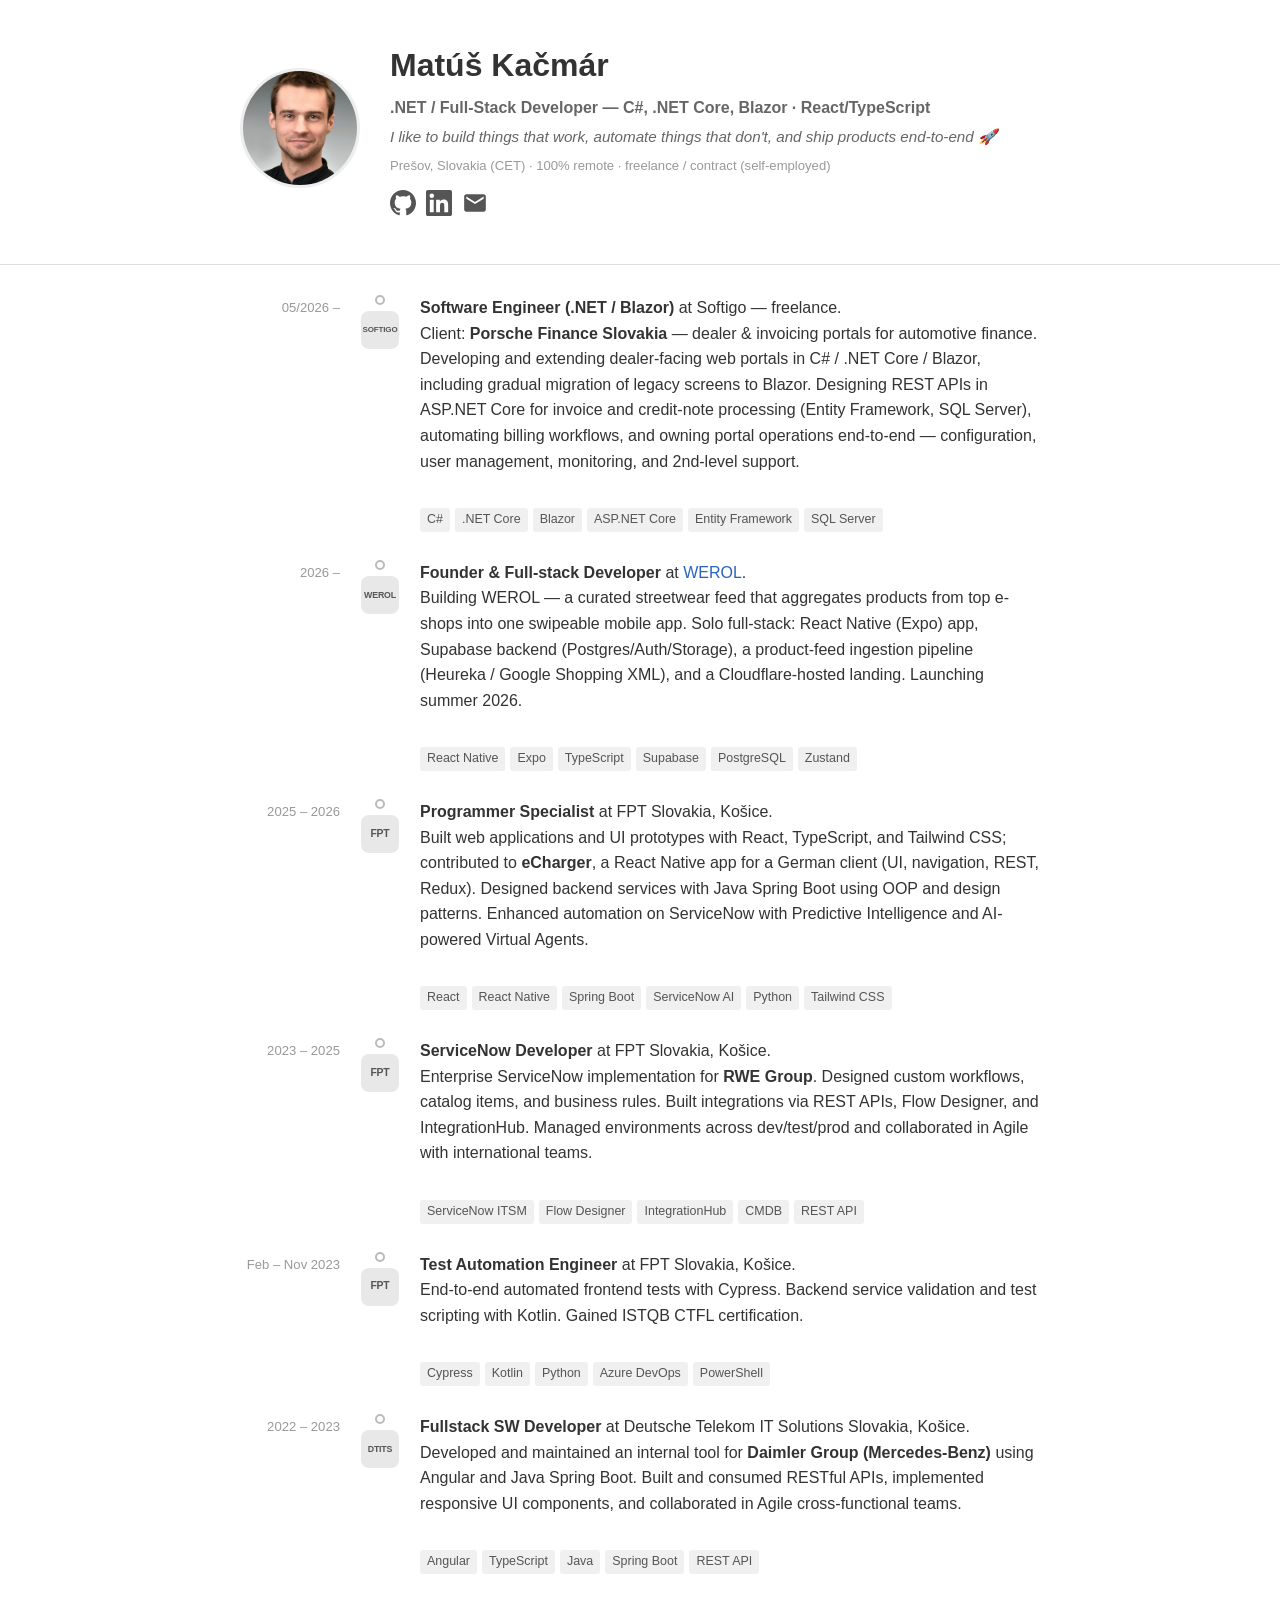
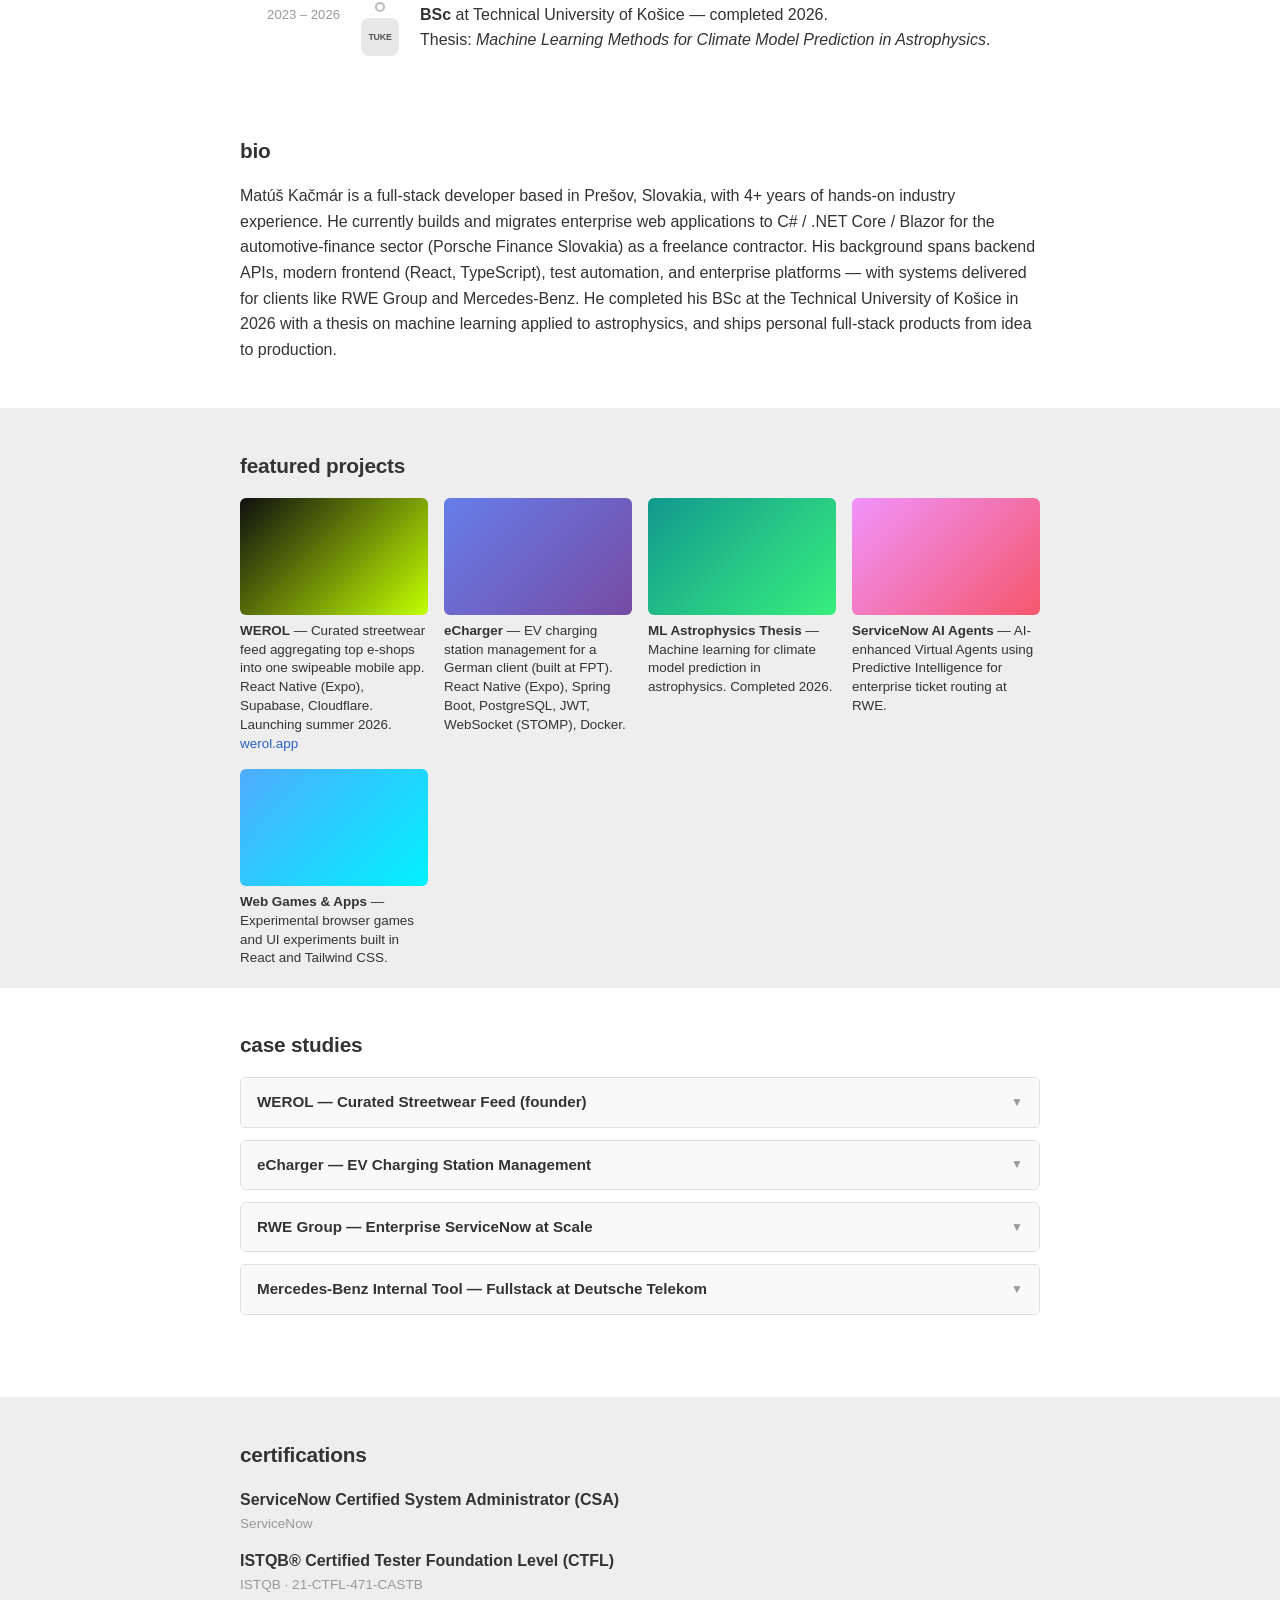
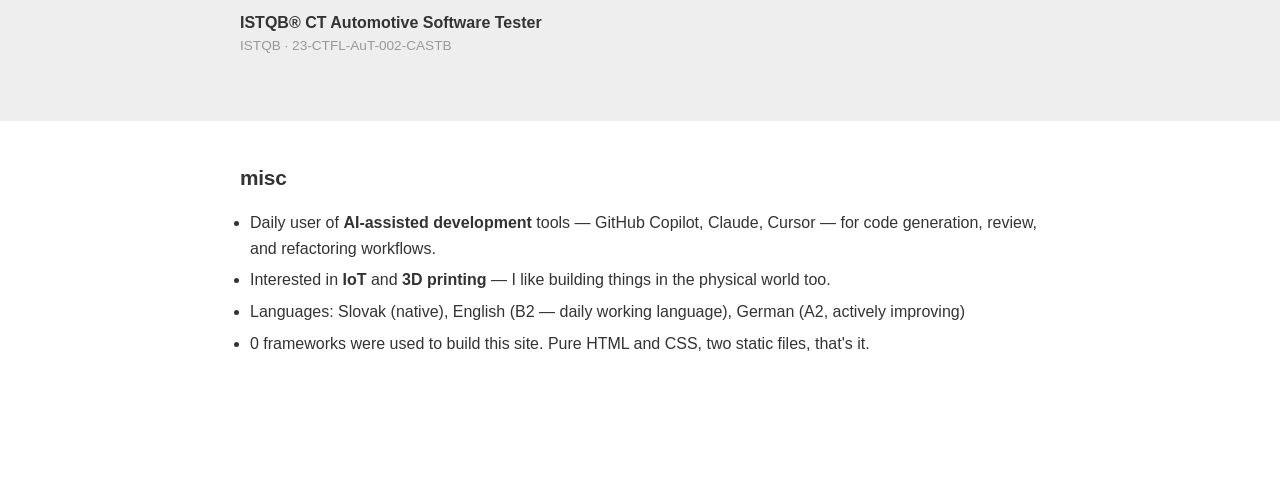
<file: index.html>
<!doctype html>
<html lang="en">
<head>
  <meta charset="utf-8">
  <meta name="viewport" content="width=device-width, initial-scale=1, shrink-to-fit=no">
  <title>Matúš Kačmár — .NET / Full-Stack Developer</title>
  <meta name="description" content=".NET / full-stack developer (C#, .NET Core, Blazor · React/TypeScript) based in Prešov, Slovakia. 4+ years of experience across automotive finance, enterprise platforms, and mobile apps. Available for freelance / contract work, 100% remote.">
  <link rel="canonical" href="https://mtskcm.github.io/">
  <link rel="icon" href="data:image/svg+xml,<svg xmlns='http://www.w3.org/2000/svg' viewBox='0 0 100 100'><text y='.9em' font-size='90'>🚀</text></svg>">
  <meta name="color-scheme" content="light dark">
  <meta name="theme-color" content="#ffffff" media="(prefers-color-scheme: light)">
  <meta name="theme-color" content="#121212" media="(prefers-color-scheme: dark)">

  <meta property="og:type" content="website">
  <meta property="og:url" content="https://mtskcm.github.io/">
  <meta property="og:title" content="Matúš Kačmár — .NET / Full-Stack Developer">
  <meta property="og:description" content=".NET / full-stack developer (C#, .NET Core, Blazor · React/TypeScript) based in Prešov, Slovakia. 4+ years of experience. Available for freelance / contract work, 100% remote.">
  <meta property="og:image" content="https://mtskcm.github.io/assets/foto.jpg">
  <meta property="og:image:width" content="533">
  <meta property="og:image:height" content="800">
  <meta name="twitter:card" content="summary">
  <meta name="twitter:title" content="Matúš Kačmár — .NET / Full-Stack Developer">
  <meta name="twitter:description" content=".NET / full-stack developer (C#, .NET Core, Blazor · React/TypeScript). Available for freelance / contract work, 100% remote.">
  <meta name="twitter:image" content="https://mtskcm.github.io/assets/foto.jpg">

  <script type="application/ld+json">
  {
    "@context": "https://schema.org",
    "@type": "Person",
    "name": "Matúš Kačmár",
    "jobTitle": ".NET / Full-Stack Developer",
    "url": "https://mtskcm.github.io/",
    "image": "https://mtskcm.github.io/assets/foto.jpg",
    "sameAs": [
      "https://github.com/mtskcm",
      "https://www.linkedin.com/in/mat%C3%BA%C5%A1-ka%C4%8Dm%C3%A1r-2243a9239"
    ],
    "address": { "@type": "PostalAddress", "addressLocality": "Prešov", "addressCountry": "SK" },
    "alumniOf": { "@type": "CollegeOrUniversity", "name": "Technical University of Košice" },
    "knowsAbout": ["C#", ".NET Core", "Blazor", "ASP.NET Core", "Entity Framework", "SQL Server", "React", "React Native", "TypeScript", "ServiceNow", "Test Automation"]
  }
  </script>

  <link rel="stylesheet" type="text/css" href="style.css">
</head>
<body>

  <div id="dhead" class="container">
    <div class="row">
      <div id="dpic">
        <img src="assets/foto.jpg" class="ppic" alt="Matúš Kačmár" width="120" height="120" decoding="async" fetchpriority="high" />
      </div>
      <div id="ddesc">
        <h1>Matúš Kačmár</h1>
        <h2>.NET / Full-Stack Developer — C#, .NET Core, Blazor · React/TypeScript</h2>
        <p id="dtagline">I like to build things that work, automate things that don't, and ship products end-to-end 🚀</p>
        <p id="davail">Prešov, Slovakia (CET) · 100% remote · freelance / contract (self-employed)</p>
        <div id="dico">
          <a href="https://github.com/mtskcm" title="GitHub" aria-label="GitHub profile">
            <svg class="iico" xmlns="http://www.w3.org/2000/svg" viewBox="0 0 24 24" aria-hidden="true">
              <path d="M12 0C5.374 0 0 5.373 0 12c0 5.302 3.438 9.8 8.207 11.387.599.111.793-.261.793-.577v-2.234c-3.338.726-4.033-1.416-4.033-1.416-.546-1.387-1.333-1.756-1.333-1.756-1.089-.745.083-.729.083-.729 1.205.084 1.839 1.237 1.839 1.237 1.07 1.834 2.807 1.304 3.492.997.107-.775.418-1.305.762-1.604-2.665-.305-5.467-1.334-5.467-5.931 0-1.311.469-2.381 1.236-3.221-.124-.303-.535-1.524.117-3.176 0 0 1.008-.322 3.301 1.23A11.509 11.509 0 0 1 12 5.803c1.02.005 2.047.138 3.006.404 2.291-1.552 3.297-1.23 3.297-1.23.653 1.653.242 2.874.118 3.176.77.84 1.235 1.911 1.235 3.221 0 4.609-2.807 5.624-5.479 5.921.43.372.823 1.102.823 2.222v3.293c0 .319.192.694.801.576C20.566 21.797 24 17.3 24 12c0-6.627-5.373-12-12-12z"/>
            </svg>
          </a>
          <a href="https://www.linkedin.com/in/mat%C3%BA%C5%A1-ka%C4%8Dm%C3%A1r-2243a9239" title="LinkedIn" aria-label="LinkedIn profile">
            <svg class="iico" xmlns="http://www.w3.org/2000/svg" viewBox="0 0 24 24" aria-hidden="true">
              <path d="M20.447 20.452h-3.554v-5.569c0-1.328-.027-3.037-1.852-3.037-1.853 0-2.136 1.445-2.136 2.939v5.667H9.351V9h3.414v1.561h.046c.477-.9 1.637-1.85 3.37-1.85 3.601 0 4.267 2.37 4.267 5.455v6.286zM5.337 7.433a2.062 2.062 0 0 1-2.063-2.065 2.064 2.064 0 1 1 2.063 2.065zm1.782 13.019H3.555V9h3.564v11.452zM22.225 0H1.771C.792 0 0 .774 0 1.729v20.542C0 23.227.792 24 1.771 24h20.451C23.2 24 24 23.227 24 22.271V1.729C24 .774 23.2 0 22.222 0h.003z"/>
            </svg>
          </a>
          <button type="button" id="iemail" title="Click to reveal email" aria-label="Reveal email address">
            <svg class="iico" xmlns="http://www.w3.org/2000/svg" viewBox="0 0 24 24" aria-hidden="true">
              <path d="M20 4H4c-1.1 0-2 .9-2 2v12c0 1.1.9 2 2 2h16c1.1 0 2-.9 2-2V6c0-1.1-.9-2-2-2zm0 4-8 5-8-5V6l8 5 8-5v2z"/>
            </svg>
          </button>
        </div>
        <div id="demail"></div>
      </div>
    </div>
  </div>

  <hr>

  <div id="history" class="container">

    <div class="entry row">
      <div class="timespan">05/2026 –</div>
      <div class="ico">
        <div class="entry-dot"></div>
        <div class="ico-badge" style="font-size:0.5em; padding: 0 4px;">SOFTIGO</div>
      </div>
      <div class="desc">
        <b>Software Engineer (.NET / Blazor)</b> at Softigo — freelance.<br>
        Client: <b>Porsche Finance Slovakia</b> — dealer &amp; invoicing portals for automotive finance. Developing and extending dealer-facing web portals in C# / .NET Core / Blazor, including gradual migration of legacy screens to Blazor. Designing REST APIs in ASP.NET Core for invoice and credit-note processing (Entity Framework, SQL Server), automating billing workflows, and owning portal operations end-to-end — configuration, user management, monitoring, and 2nd-level support.
        <br><br>
        <span class="tags">
          <span class="tag">C#</span>
          <span class="tag">.NET Core</span>
          <span class="tag">Blazor</span>
          <span class="tag">ASP.NET Core</span>
          <span class="tag">Entity Framework</span>
          <span class="tag">SQL Server</span>
        </span>
      </div>
    </div>

    <div class="entry row">
      <div class="timespan">2026 –</div>
      <div class="ico">
        <div class="entry-dot"></div>
        <div class="ico-badge" style="font-size:0.55em; padding: 0 4px;">WEROL</div>
      </div>
      <div class="desc">
        <b>Founder &amp; Full-stack Developer</b> at <a href="https://werol.app">WEROL</a>.<br>
        Building WEROL — a curated streetwear feed that aggregates products from top e-shops into one swipeable mobile app. Solo full-stack: React Native (Expo) app, Supabase backend (Postgres/Auth/Storage), a product-feed ingestion pipeline (Heureka / Google Shopping XML), and a Cloudflare-hosted landing. Launching summer 2026.
        <br><br>
        <span class="tags">
          <span class="tag">React Native</span>
          <span class="tag">Expo</span>
          <span class="tag">TypeScript</span>
          <span class="tag">Supabase</span>
          <span class="tag">PostgreSQL</span>
          <span class="tag">Zustand</span>
        </span>
      </div>
    </div>

    <div class="entry row">
      <div class="timespan">2025 – 2026</div>
      <div class="ico">
        <div class="entry-dot"></div>
        <div class="ico-badge">FPT</div>
      </div>
      <div class="desc">
        <b>Programmer Specialist</b> at FPT Slovakia, Košice.<br>
        Built web applications and UI prototypes with React, TypeScript, and Tailwind CSS; contributed to <b>eCharger</b>, a React Native app for a German client (UI, navigation, REST, Redux). Designed backend services with Java Spring Boot using OOP and design patterns. Enhanced automation on ServiceNow with Predictive Intelligence and AI-powered Virtual Agents.
        <br><br>
        <span class="tags">
          <span class="tag">React</span>
          <span class="tag">React Native</span>
          <span class="tag">Spring Boot</span>
          <span class="tag">ServiceNow AI</span>
          <span class="tag">Python</span>
          <span class="tag">Tailwind CSS</span>
        </span>
      </div>
    </div>

    <div class="entry row">
      <div class="timespan">2023 – 2025</div>
      <div class="ico">
        <div class="entry-dot"></div>
        <div class="ico-badge">FPT</div>
      </div>
      <div class="desc">
        <b>ServiceNow Developer</b> at FPT Slovakia, Košice.<br>
        Enterprise ServiceNow implementation for <b>RWE Group</b>. Designed custom workflows, catalog items, and business rules. Built integrations via REST APIs, Flow Designer, and IntegrationHub. Managed environments across dev/test/prod and collaborated in Agile with international teams.
        <br><br>
        <span class="tags">
          <span class="tag">ServiceNow ITSM</span>
          <span class="tag">Flow Designer</span>
          <span class="tag">IntegrationHub</span>
          <span class="tag">CMDB</span>
          <span class="tag">REST API</span>
        </span>
      </div>
    </div>

    <div class="entry row">
      <div class="timespan">Feb – Nov 2023</div>
      <div class="ico">
        <div class="entry-dot"></div>
        <div class="ico-badge">FPT</div>
      </div>
      <div class="desc">
        <b>Test Automation Engineer</b> at FPT Slovakia, Košice.<br>
        End-to-end automated frontend tests with Cypress. Backend service validation and test scripting with Kotlin. Gained ISTQB CTFL certification.
        <br><br>
        <span class="tags">
          <span class="tag">Cypress</span>
          <span class="tag">Kotlin</span>
          <span class="tag">Python</span>
          <span class="tag">Azure DevOps</span>
          <span class="tag">PowerShell</span>
        </span>
      </div>
    </div>

    <div class="entry row">
      <div class="timespan">2022 – 2023</div>
      <div class="ico">
        <div class="entry-dot"></div>
        <div class="ico-badge" style="font-size:0.55em; padding: 0 4px;">DTITS</div>
      </div>
      <div class="desc">
        <b>Fullstack SW Developer</b> at Deutsche Telekom IT Solutions Slovakia, Košice.<br>
        Developed and maintained an internal tool for <b>Daimler Group (Mercedes-Benz)</b> using Angular and Java Spring Boot. Built and consumed RESTful APIs, implemented responsive UI components, and collaborated in Agile cross-functional teams.
        <br><br>
        <span class="tags">
          <span class="tag">Angular</span>
          <span class="tag">TypeScript</span>
          <span class="tag">Java</span>
          <span class="tag">Spring Boot</span>
          <span class="tag">REST API</span>
        </span>
      </div>
    </div>

    <div class="entry row">
      <div class="timespan">2023 – 2026</div>
      <div class="ico">
        <div class="entry-dot"></div>
        <div class="ico-badge" style="font-size:0.55em; padding: 0 4px;">TUKE</div>
      </div>
      <div class="desc">
        <b>BSc</b> at Technical University of Košice — completed 2026.<br>
        Thesis: <i>Machine Learning Methods for Climate Model Prediction in Astrophysics</i>.
      </div>
    </div>

  </div>

  <div id="bio" class="container">
    <div class="ctitle">bio</div>
    <div>Matúš Kačmár is a full-stack developer based in Prešov, Slovakia, with 4+ years of hands-on industry experience. He currently builds and migrates enterprise web applications to C# / .NET Core / Blazor for the automotive-finance sector (Porsche Finance Slovakia) as a freelance contractor. His background spans backend APIs, modern frontend (React, TypeScript), test automation, and enterprise platforms — with systems delivered for clients like RWE Group and Mercedes-Benz. He completed his BSc at the Technical University of Košice in 2026 with a thesis on machine learning applied to astrophysics, and ships personal full-stack products from idea to production.</div>
    <br>
  </div>

  <div class="band">
    <div id="featured-projects" class="container">
      <div class="ctitle">featured projects</div>
      <div class="cards-row">

        <div class="card">
          <div class="ccimg proj-gradient p5"></div>
          <div class="cdesc"><b>WEROL</b> — Curated streetwear feed aggregating top e-shops into one swipeable mobile app. React Native (Expo), Supabase, Cloudflare. Launching summer 2026. <a href="https://werol.app">werol.app</a></div>
        </div>

        <div class="card">
          <div class="ccimg proj-gradient p1"></div>
          <div class="cdesc"><b>eCharger</b> — EV charging station management for a German client (built at FPT). React Native (Expo), Spring Boot, PostgreSQL, JWT, WebSocket (STOMP), Docker.</div>
        </div>

        <div class="card">
          <div class="ccimg proj-gradient p2"></div>
          <div class="cdesc"><b>ML Astrophysics Thesis</b> — Machine learning for climate model prediction in astrophysics. Completed 2026.</div>
        </div>

        <div class="card">
          <div class="ccimg proj-gradient p3"></div>
          <div class="cdesc"><b>ServiceNow AI Agents</b> — AI-enhanced Virtual Agents using Predictive Intelligence for enterprise ticket routing at RWE.</div>
        </div>

        <div class="card">
          <div class="ccimg proj-gradient p4"></div>
          <div class="cdesc"><b>Web Games & Apps</b> — Experimental browser games and UI experiments built in React and Tailwind CSS.</div>
        </div>

      </div>
    </div>
  </div>

  <div class="container">
    <div class="ctitle">case studies</div>

    <details class="case-study">
      <summary class="cs-header">
        <span class="cs-title">WEROL — Curated Streetwear Feed (founder)</span>
        <span class="cs-toggle">▼</span>
      </summary>
      <div class="cs-body">
        <p><b>Problem:</b> Streetwear shoppers have to hop between dozens of separate e-shops to find drops worth buying — there's no single, curated, swipeable feed of the best streetwear across stores.</p>
        <p><b>Solution:</b> A mobile app (React Native / Expo) with a curated, swipeable product feed, search, saves, and an outfit builder, backed by Supabase (Postgres, Auth, Storage). A product-feed ingestion pipeline normalises heterogeneous shop feeds (Heureka / Google Shopping XML) into a single product schema. A plain HTML/CSS/JS landing on Cloudflare Pages captures early signups, auto-synced to Trello via a Postgres trigger, with Cloudflare Email Routing for the team. Revenue model is affiliate. Built solo, end-to-end — frontend, backend, and infra.</p>
        <p><b>Stack:</b> Expo SDK 54 · React Native 0.81 · TypeScript · Zustand · React Navigation · Reanimated · Supabase (Postgres / Auth / Storage) · PL/pgSQL · Cloudflare Pages · Cloudflare Email Routing</p>
        <p><b>Lessons learned:</b> As a solo founder-dev, picking managed, "boring" infra (Supabase + Cloudflare) is what makes shipping end-to-end realistic. Ingesting product feeds from different providers means the real work is a normalisation layer, not the fetch. And a feed UI only feels native once you sweat the small things — image aspect ratios, gesture-driven navigation, and auto-hiding chrome.</p>
      </div>
    </details>

    <details class="case-study">
      <summary class="cs-header">
        <span class="cs-title">eCharger — EV Charging Station Management</span>
        <span class="cs-toggle">▼</span>
      </summary>
      <div class="cs-body">
        <p><b>Problem:</b> Build a proof-of-concept platform for a German client to manage and remotely control up to 20 EV charging stations across 5 locations, with real-time charging telemetry on a mobile client.</p>
        <p><b>Solution:</b> Spring Boot 3.5 / Java 17 REST API with JWT auth (Spring Security 6), JPA on PostgreSQL (H2 in dev), and a charging simulator service that streams live session data. React Native (Expo SDK 54) mobile client with dashboard, station detail, live charging screen (animated SVG progress, kW/kWh/% updated every 2s), history and profile. Real-time station status pushed via WebSocket / STOMP, charging telemetry via 2s HTTP polling. Whole stack runs locally via Docker Compose.</p>
        <p><b>Stack:</b> Java 17 · Spring Boot 3.5 · Spring Security · JJWT · JPA · PostgreSQL · H2 · WebSocket/STOMP · React Native · Expo · TypeScript · React Navigation · Axios · Docker Compose</p>
        <p><b>Lessons learned:</b> Splitting transport per concern works well — STOMP for sparse station-status events, plain polling for high-frequency live charging telemetry, instead of forcing everything through one channel. A dedicated simulator service is the cleanest way to develop and demo a hardware-bound system without hardware. Environment-aware API base URLs (LAN IP vs. 10.0.2.2 vs. Docker host) save hours of "why doesn't my phone reach the backend".</p>
      </div>
    </details>

    <details class="case-study">
      <summary class="cs-header">
        <span class="cs-title">RWE Group — Enterprise ServiceNow at Scale</span>
        <span class="cs-toggle">▼</span>
      </summary>
      <div class="cs-body">
        <p><b>Problem:</b> Large European energy company needed a complex ServiceNow rollout covering ITSM, HR modules, CMDB, and OT-area operational monitoring.</p>
        <p><b>Solution:</b> Designed and implemented custom workflows, catalog items, and business rules. Built REST integrations via IntegrationHub. Maintained three environments (dev/test/prod) across the full delivery lifecycle. Collaborated with international stakeholders in an Agile setup.</p>
        <p><b>Impact:</b> Reduced manual ticket routing, improved cross-team visibility, and delivered iterative improvements across multiple sprint cycles.</p>
        <p><b>Lessons learned:</b> Enterprise ServiceNow is deceptively deep — environment hygiene across dev/test/prod is non-negotiable. Flow Designer is surprisingly powerful once you understand its governor limits. International Agile means async-first communication is as important as the code itself.</p>
      </div>
    </details>

    <details class="case-study">
      <summary class="cs-header">
        <span class="cs-title">Mercedes-Benz Internal Tool — Fullstack at Deutsche Telekom</span>
        <span class="cs-toggle">▼</span>
      </summary>
      <div class="cs-body">
        <p><b>Problem:</b> Daimler Group needed a custom internal web tool with a modern UI and reliable backend APIs, delivered by a cross-functional Agile team.</p>
        <p><b>Solution:</b> Built frontend in Angular/TypeScript with responsive UI components, consumed and extended RESTful APIs backed by Java Spring Boot. Participated in code reviews, sprint planning, and system design discussions.</p>
        <p><b>Stack:</b> Angular · TypeScript · Java · Spring Boot · REST API · Git</p>
        <p><b>Lessons learned:</b> First exposure to large-scale Angular architecture — the component/service/module pattern scales well when enforced consistently. Good code reviews matter more than code style guides.</p>
      </div>
    </details>

  </div>

  <div class="band" style="margin-top: 50px; padding-bottom: 30px;">
    <div class="container">
      <div class="ctitle">certifications</div>

      <div class="pub">
        <div class="pub-title">ServiceNow Certified System Administrator (CSA)</div>
        <div class="pub-venue">ServiceNow</div>
      </div>

      <div class="pub">
        <div class="pub-title">ISTQB® Certified Tester Foundation Level (CTFL)</div>
        <div class="pub-venue">ISTQB · 21-CTFL-471-CASTB</div>
      </div>

      <div class="pub">
        <div class="pub-title">ISTQB® CT Automotive Software Tester</div>
        <div class="pub-venue">ISTQB · 23-CTFL-AuT-002-CASTB</div>
      </div>
    </div>
  </div>

  <div class="container">
    <div class="ctitle">misc</div>
    <ul style="padding-left: 10px;">
      <li>Daily user of <b>AI-assisted development</b> tools — GitHub Copilot, Claude, Cursor — for code generation, review, and refactoring workflows.</li>
      <li>Interested in <b>IoT</b> and <b>3D printing</b> — I like building things in the physical world too.</li>
      <li>Languages: Slovak (native), English (B2 — daily working language), German (A2, actively improving)</li>
      <li>0 frameworks were used to build this site. Pure HTML and CSS, two static files, that's it.</li>
    </ul>
  </div>

  <div style="padding-bottom: 120px;"></div>

  <script>
    // rot13 email reveal (spam protection)
    const rot13 = (message) => {
      const alpha = 'abcdefghijklmnopqrstuvwxyzabcdefghijklmABCDEFGHIJKLMNOPQRSTUVWXYZABCDEFGHIJKLM';
      return message.replace(/[a-z]/gi, letter => alpha[alpha.indexOf(letter) + 13]);
    };
    var e_is_shown = false;
    document.getElementById('iemail').addEventListener('click', function () {
      let demail = document.getElementById('demail');
      demail.innerHTML = rot13('zxnpzne1@tznvy.pbz');
      demail.style.opacity = e_is_shown ? 0 : 1;
      e_is_shown = !e_is_shown;
    });
  </script>

</body>
</html>
</file>
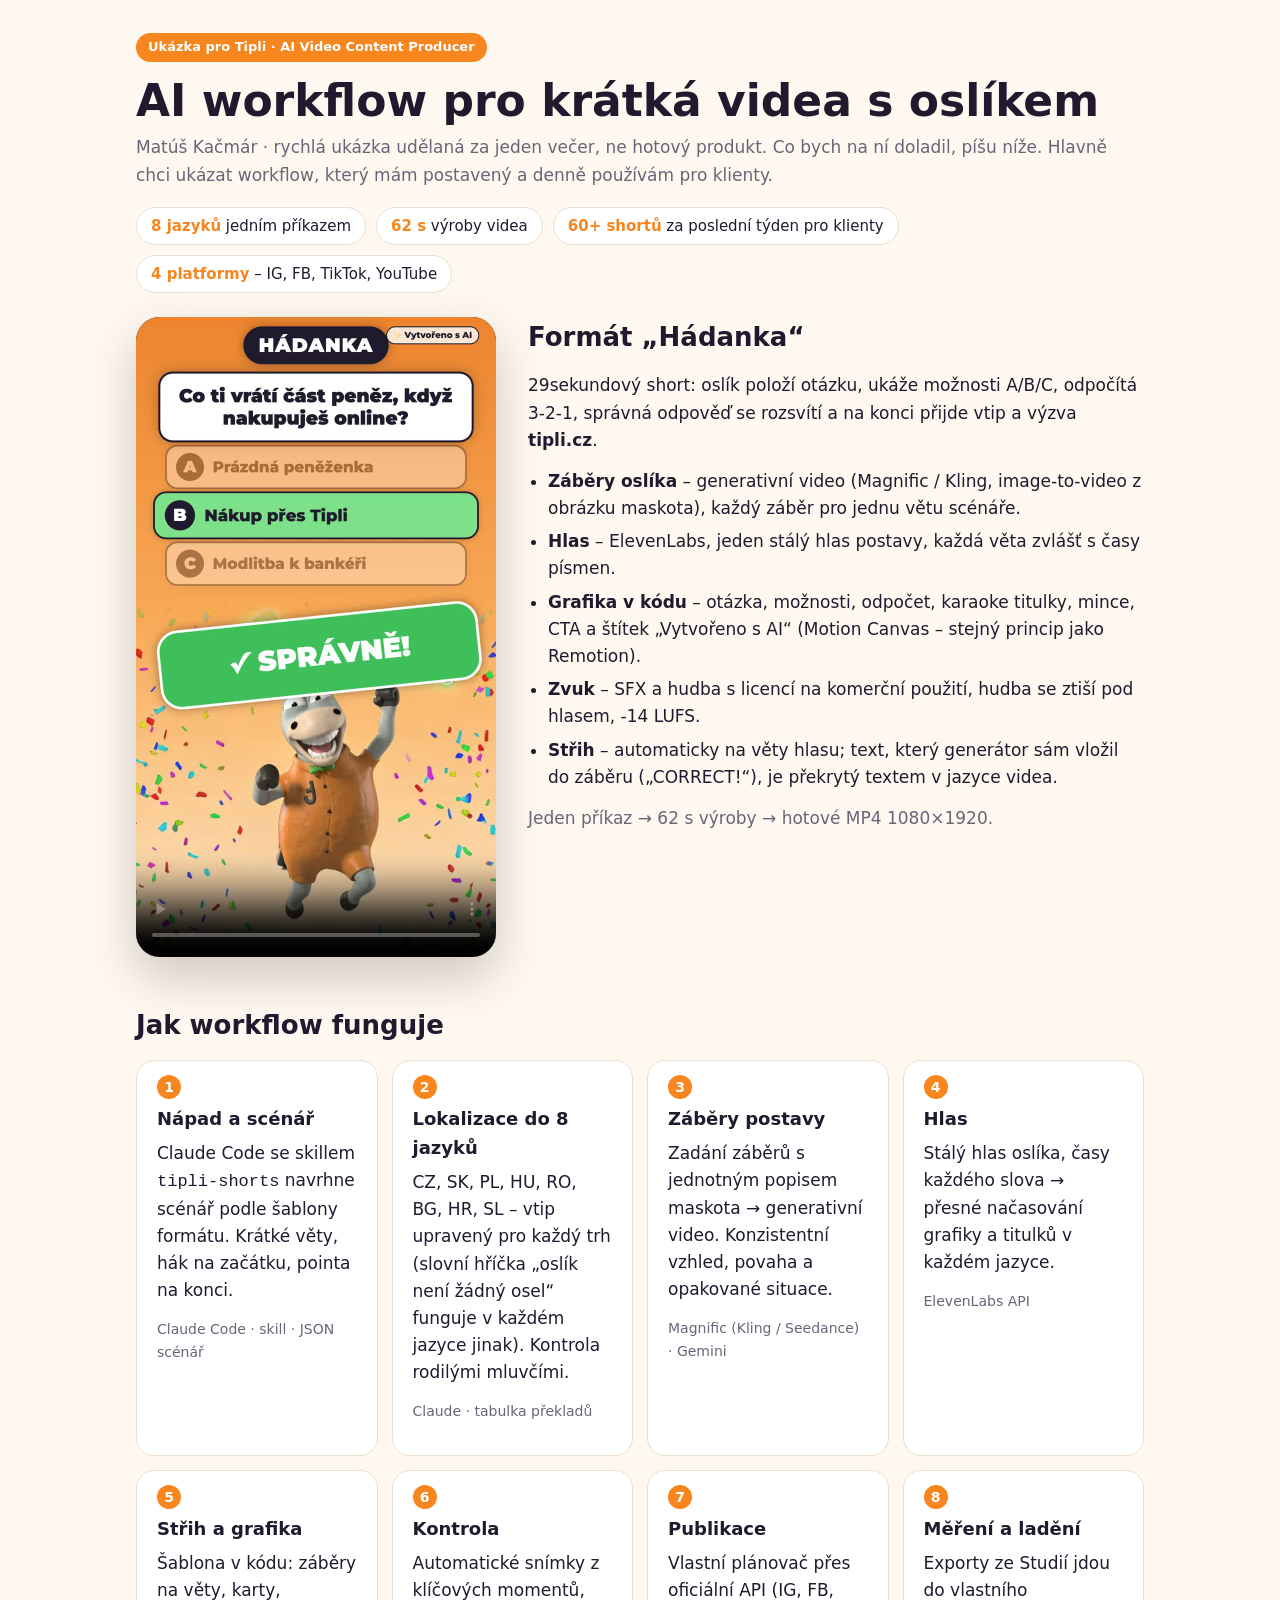
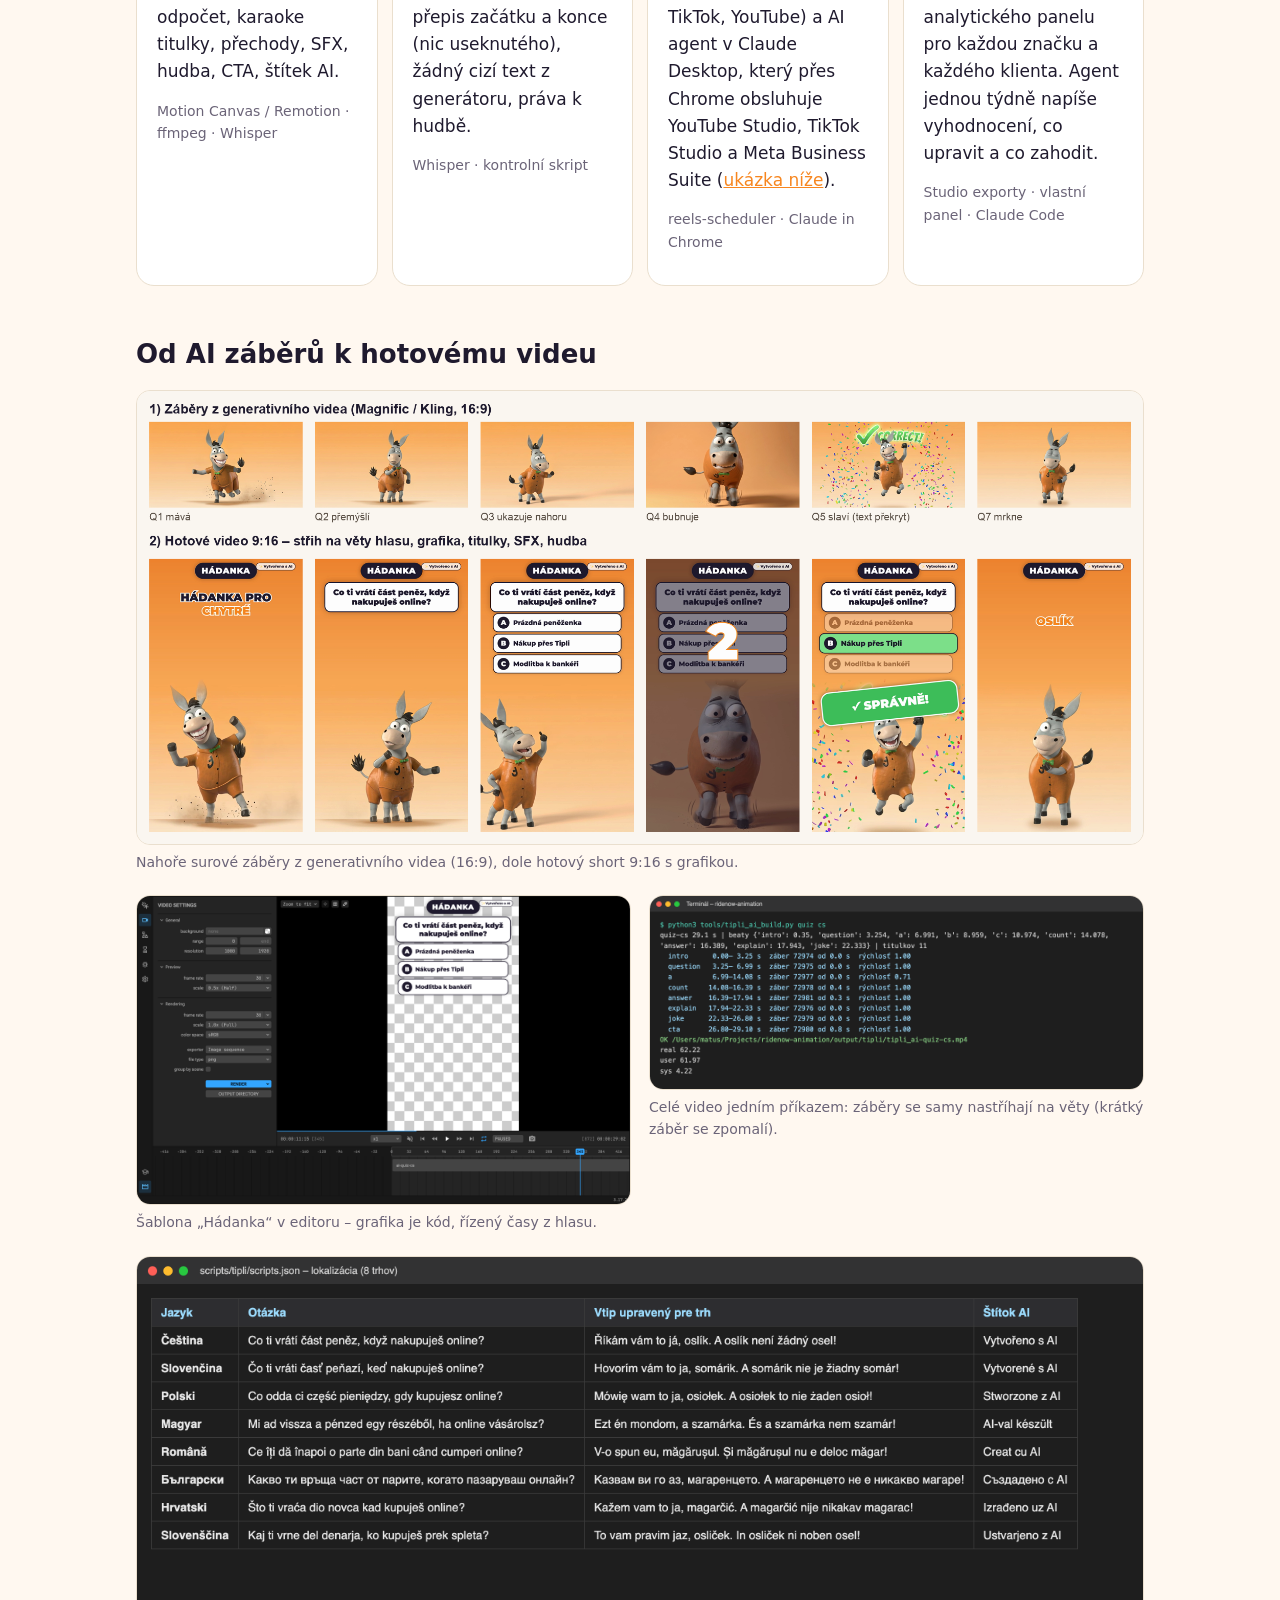
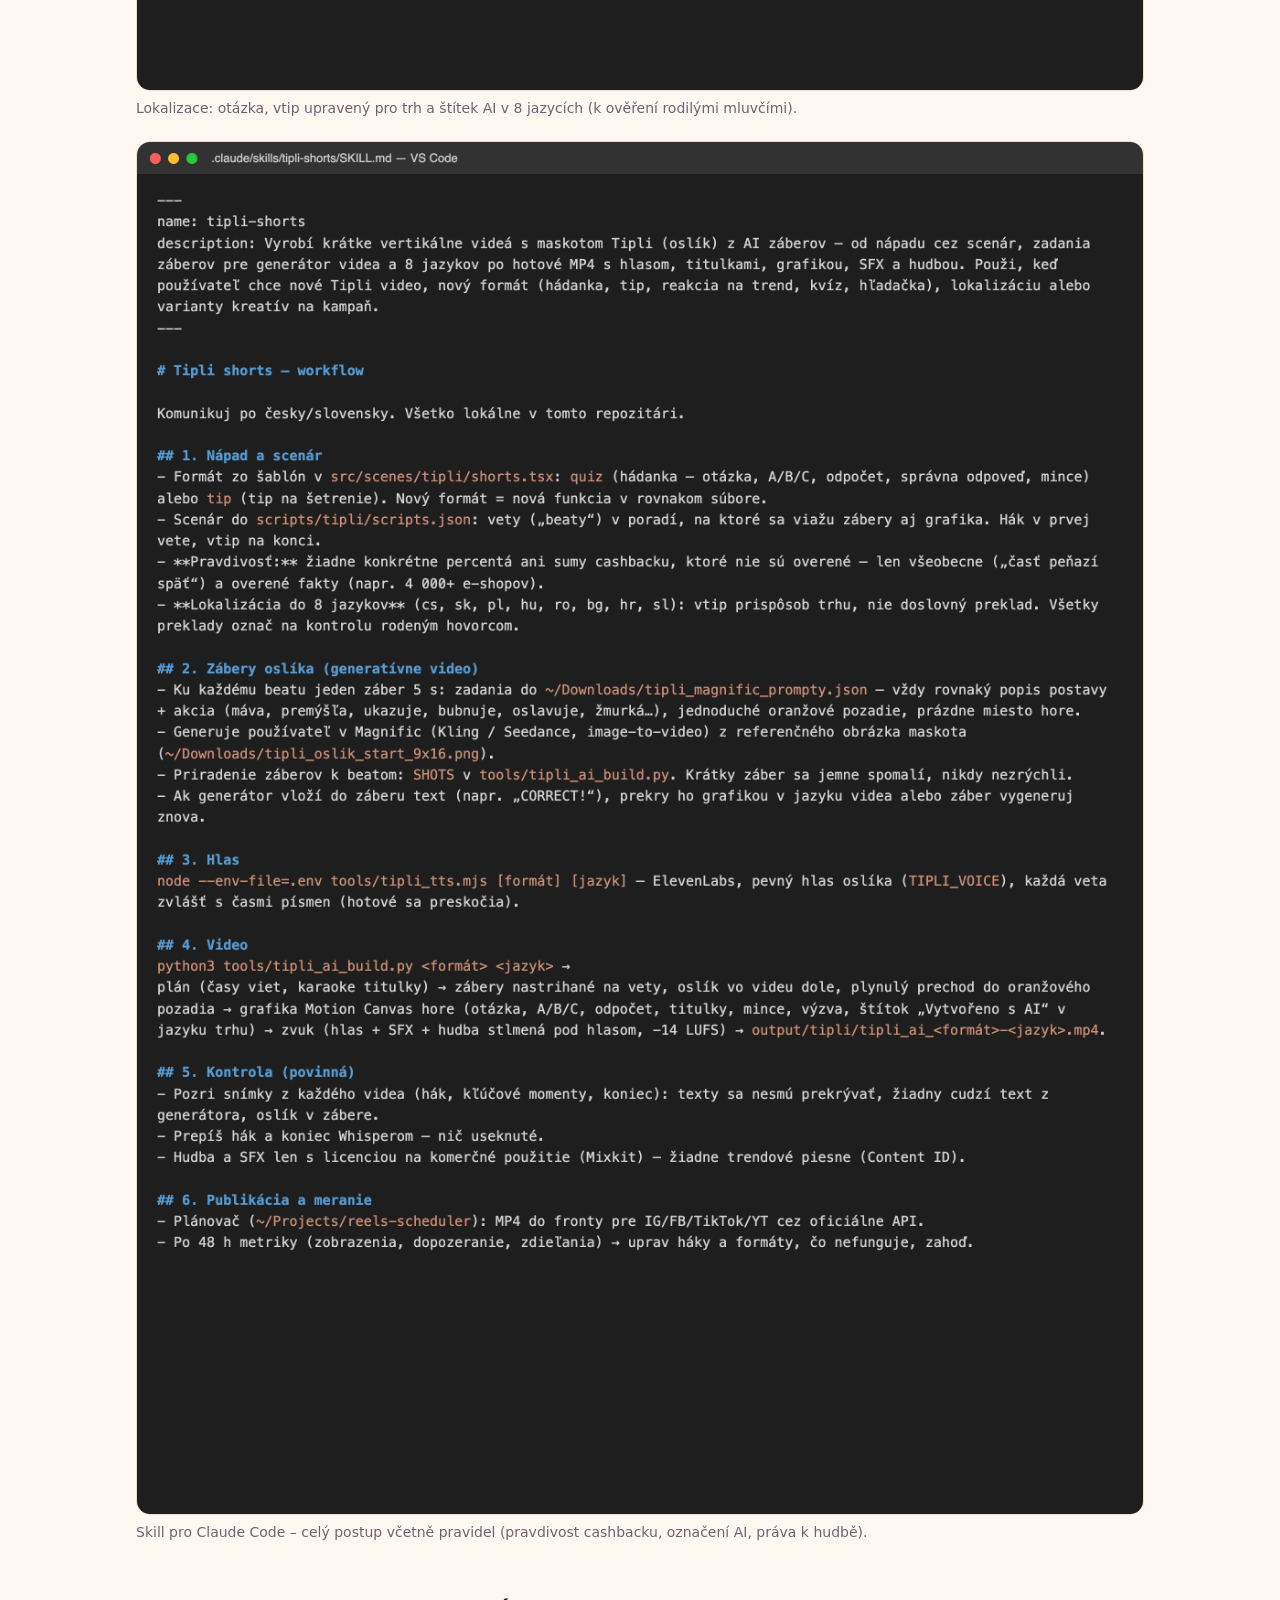
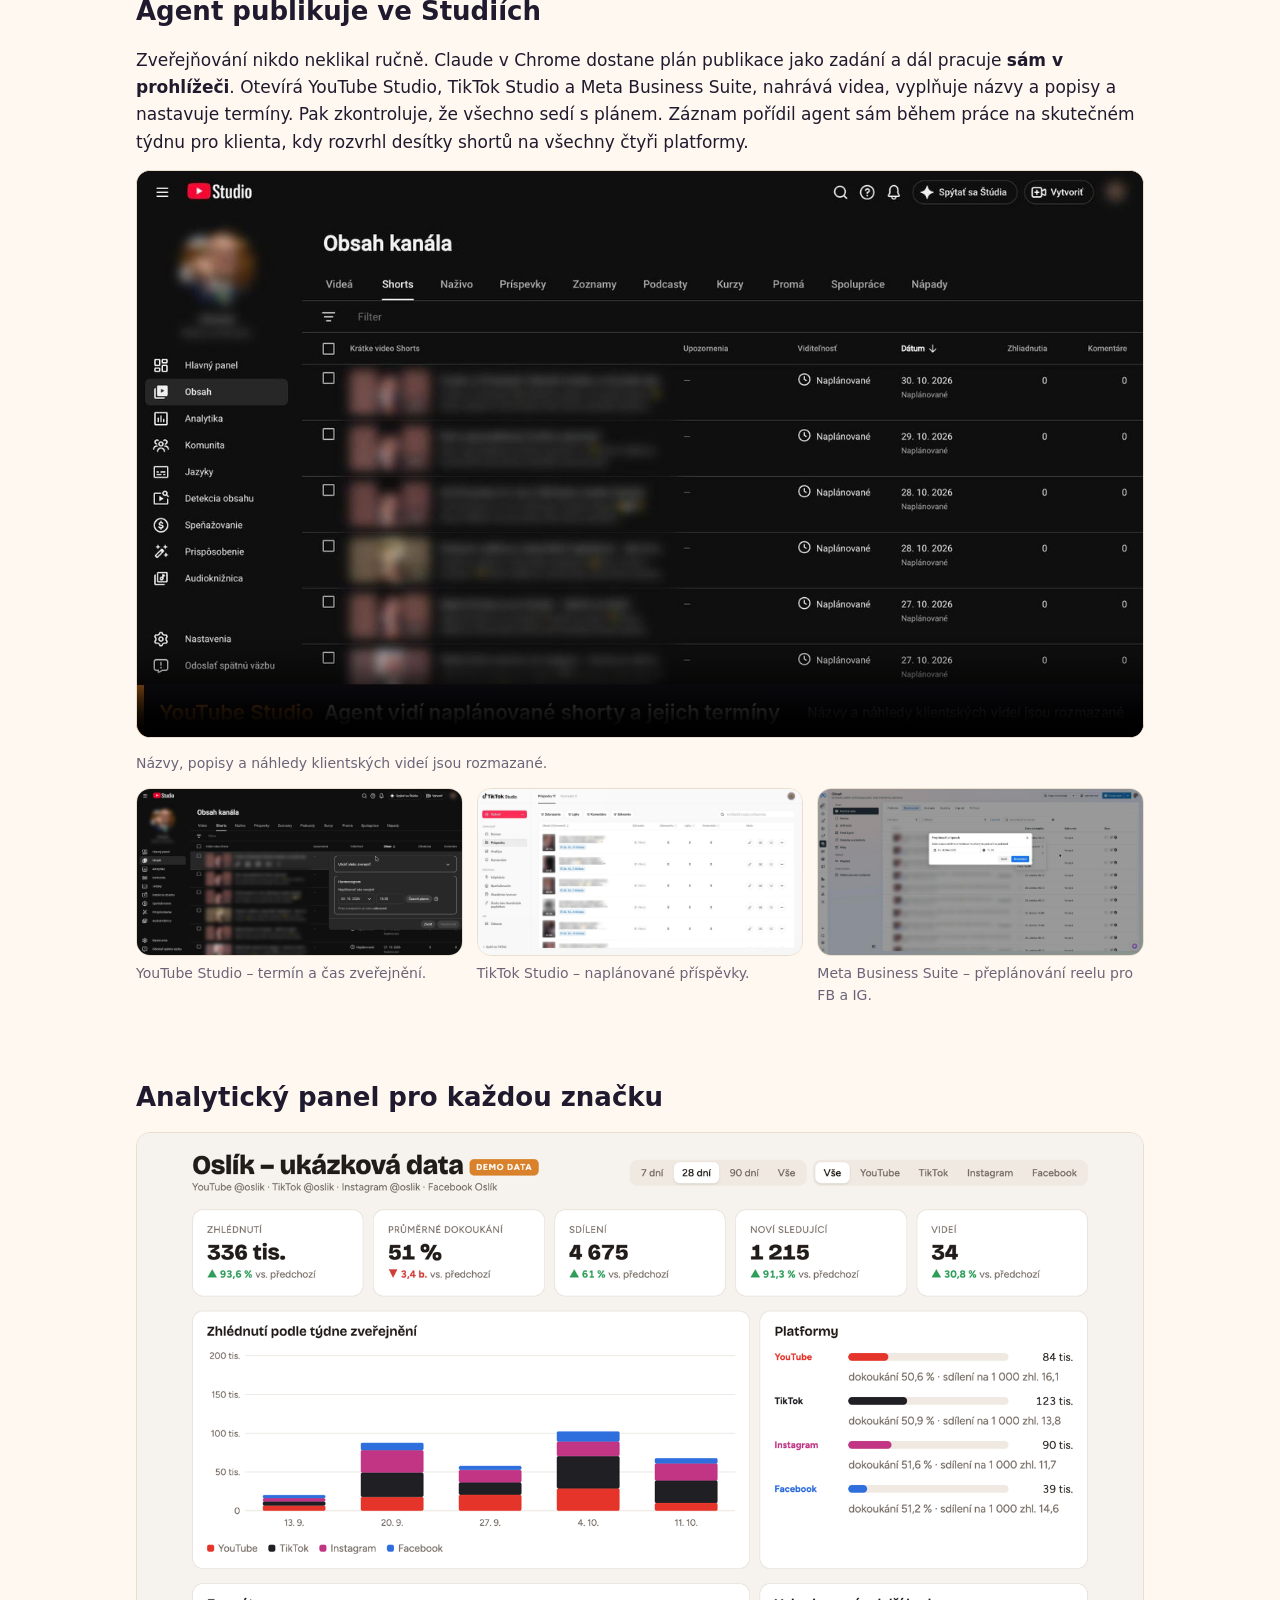
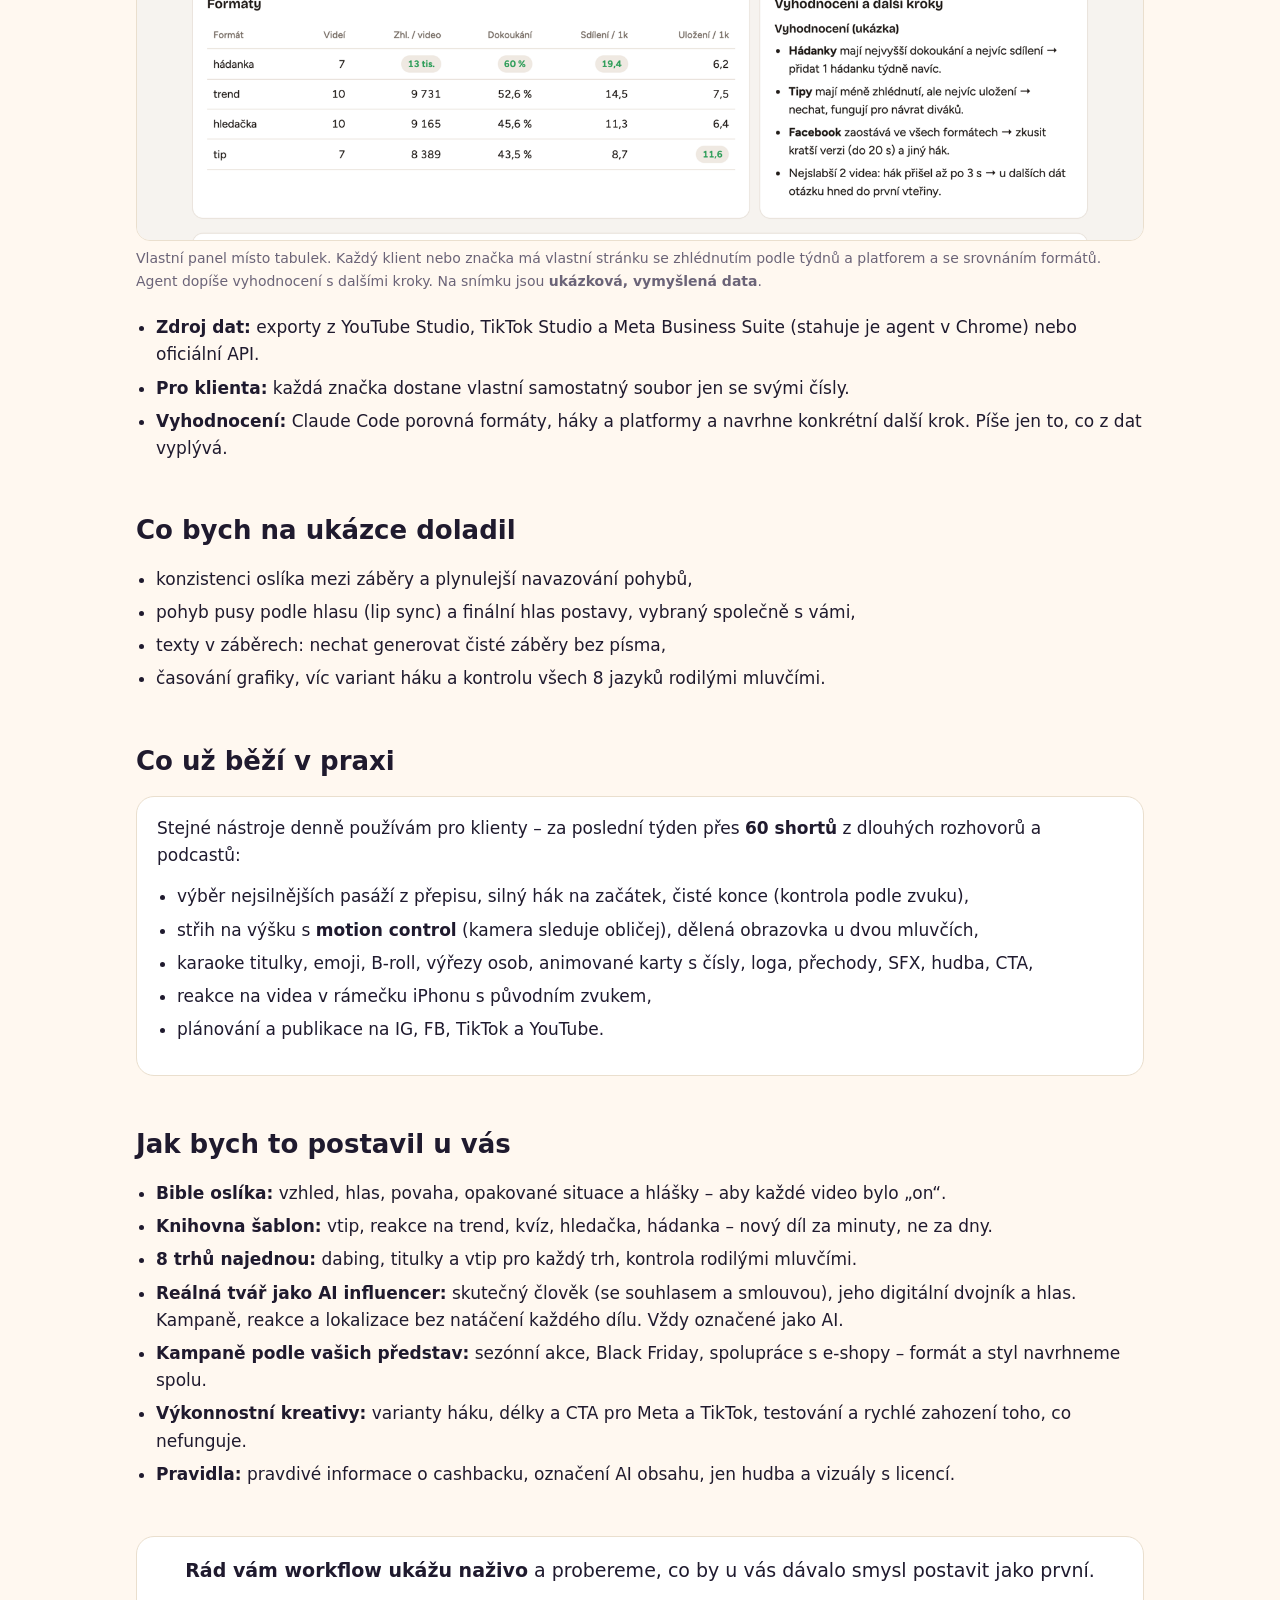
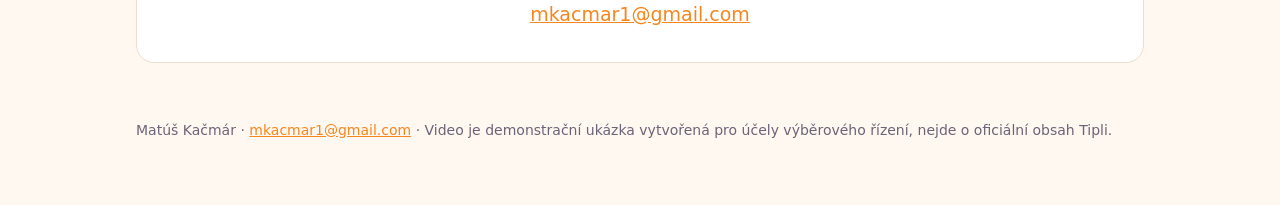
<file: tipli/index.html>
<!doctype html>
<html lang="cs">
<head>
  <meta charset="utf-8">
  <meta name="viewport" content="width=device-width, initial-scale=1">
  <meta name="robots" content="noindex">
  <title>AI video workflow – ukázka pro Tipli</title>
  <meta name="description" content="Ukázka AI workflow pro krátká videa: generativní záběry, hlas, animace v kódu, lokalizace do 8 jazyků, plánování a měření.">
  <style>
    :root { --bg: #fff8f0; --card: #ffffff; --text: #1f1a2e; --muted: #6b6478; --accent: #f7861f; --accent2: #3fbf5a; --line: #eadfce; }
    @media (prefers-color-scheme: dark) {
      :root:not([data-theme="light"]) { --bg: #16131c; --card: #211d29; --text: #f3eef8; --muted: #aaa2b8; --line: #332d3d; }
    }
    :root[data-theme="dark"] { --bg: #16131c; --card: #211d29; --text: #f3eef8; --muted: #aaa2b8; --line: #332d3d; }
    * { box-sizing: border-box; }
    body { margin: 0; background: var(--bg); color: var(--text); font: 17px/1.6 -apple-system, system-ui, "Segoe UI", Roboto, sans-serif; }
    main { max-width: 1040px; margin: 0 auto; padding: 32px 16px 64px; }
    h1 { font-size: clamp(28px, 5vw, 44px); line-height: 1.15; margin: 0 0 8px; }
    h2 { font-size: 26px; margin: 48px 0 14px; }
    h3 { margin: 0 0 6px; font-size: 18px; }
    p { margin: 0 0 14px; }
    .muted { color: var(--muted); }
    .tag { display: inline-block; background: var(--accent); color: #fff; font-weight: 700; font-size: 13px; padding: 4px 12px; border-radius: 999px; margin-bottom: 14px; }
    .hero { display: grid; grid-template-columns: minmax(0, 360px) minmax(0, 1fr); gap: 32px; align-items: start; margin-top: 24px; }
    video { width: 100%; border-radius: 24px; background: #000; box-shadow: 0 20px 50px #0003; }
    .card { background: var(--card); border: 1px solid var(--line); border-radius: 18px; padding: 18px 20px; }
    .steps { display: grid; grid-template-columns: repeat(auto-fit, minmax(220px, 1fr)); gap: 14px; counter-reset: s; }
    .steps .card { position: relative; padding-top: 44px; }
    .steps .card::before { counter-increment: s; content: counter(s); position: absolute; top: 14px; left: 20px; width: 24px; height: 24px; border-radius: 50%;
      background: var(--accent); color: #fff; font-weight: 800; font-size: 14px; display: grid; place-items: center; }
    .tools { color: var(--muted); font-size: 14px; }
    figure { margin: 0 0 22px; }
    figure img { width: 100%; border-radius: 14px; border: 1px solid var(--line); display: block; }
    figcaption { color: var(--muted); font-size: 14px; margin-top: 6px; }
    .two { display: grid; grid-template-columns: 1fr 1fr; gap: 18px; }
    ul { padding-left: 20px; margin: 0 0 14px; }
    li { margin-bottom: 6px; }
    .ok { color: var(--accent2); font-weight: 700; }
    footer { margin-top: 56px; color: var(--muted); font-size: 14px; }
    a { color: var(--accent); }
    .stats { display: flex; flex-wrap: wrap; gap: 10px; margin: 18px 0 4px; padding: 0; list-style: none; }
    .stats li { background: var(--card); border: 1px solid var(--line); border-radius: 999px; padding: 6px 14px; font-size: 15px; margin: 0; }
    .stats b { color: var(--accent); }
    .three { display: grid; grid-template-columns: repeat(3, 1fr); gap: 14px; }
    video.wide { border-radius: 14px; box-shadow: none; border: 1px solid var(--line); margin-bottom: 6px; }
    .cta { margin-top: 48px; text-align: center; }
    .cta p { font-size: 19px; }
    @media (max-width: 760px) { .hero, .two, .three { grid-template-columns: 1fr; } }
  </style>
</head>
<body>
<main>
  <span class="tag">Ukázka pro Tipli · AI Video Content Producer</span>
  <h1>AI workflow pro krátká videa s oslíkem</h1>
  <p class="muted">Matúš Kačmár · rychlá ukázka udělaná za jeden večer, ne hotový produkt. Co bych na ní doladil, píšu níže. Hlavně chci ukázat workflow, který mám postavený a denně používám pro klienty.</p>
  <ul class="stats">
    <li><b>8 jazyků</b> jedním příkazem</li>
    <li><b>62 s</b> výroby videa</li>
    <li><b>60+ shortů</b> za poslední týden pro klienty</li>
    <li><b>4 platformy</b> – IG, FB, TikTok, YouTube</li>
  </ul>

  <section class="hero">
    <video src="oslik-hadanka.mp4" poster="img/poster.jpg" controls playsinline preload="metadata"></video>
    <div>
      <h2 style="margin-top:0">Formát „Hádanka“</h2>
      <p>29sekundový short: oslík položí otázku, ukáže možnosti A/B/C, odpočítá 3‑2‑1, správná odpověď se rozsvítí a na konci přijde vtip a výzva <b>tipli.cz</b>.</p>
      <ul>
        <li><b>Záběry oslíka</b> – generativní video (Magnific / Kling, image‑to‑video z obrázku maskota), každý záběr pro jednu větu scénáře.</li>
        <li><b>Hlas</b> – ElevenLabs, jeden stálý hlas postavy, každá věta zvlášť s časy písmen.</li>
        <li><b>Grafika v kódu</b> – otázka, možnosti, odpočet, karaoke titulky, mince, CTA a štítek „Vytvořeno s AI“ (Motion Canvas – stejný princip jako Remotion).</li>
        <li><b>Zvuk</b> – SFX a hudba s licencí na komerční použití, hudba se ztiší pod hlasem, -14 LUFS.</li>
        <li><b>Střih</b> – automaticky na věty hlasu; text, který generátor sám vložil do záběru („CORRECT!“), je překrytý textem v jazyce videa.</li>
      </ul>
      <p class="muted">Jeden příkaz → 62 s výroby → hotové MP4 1080×1920.</p>
    </div>
  </section>

  <h2>Jak workflow funguje</h2>
  <div class="steps">
    <div class="card"><h3>Nápad a scénář</h3><p>Claude Code se skillem <code>tipli-shorts</code> navrhne scénář podle šablony formátu. Krátké věty, hák na začátku, pointa na konci.</p><p class="tools">Claude Code · skill · JSON scénář</p></div>
    <div class="card"><h3>Lokalizace do 8 jazyků</h3><p>CZ, SK, PL, HU, RO, BG, HR, SL – vtip upravený pro každý trh (slovní hříčka „oslík není žádný osel“ funguje v každém jazyce jinak). Kontrola rodilými mluvčími.</p><p class="tools">Claude · tabulka překladů</p></div>
    <div class="card"><h3>Záběry postavy</h3><p>Zadání záběrů s jednotným popisem maskota → generativní video. Konzistentní vzhled, povaha a opakované situace.</p><p class="tools">Magnific (Kling / Seedance) · Gemini</p></div>
    <div class="card"><h3>Hlas</h3><p>Stálý hlas oslíka, časy každého slova → přesné načasování grafiky a titulků v každém jazyce.</p><p class="tools">ElevenLabs API</p></div>
    <div class="card"><h3>Střih a grafika</h3><p>Šablona v kódu: záběry na věty, karty, odpočet, karaoke titulky, přechody, SFX, hudba, CTA, štítek AI.</p><p class="tools">Motion Canvas / Remotion · ffmpeg · Whisper</p></div>
    <div class="card"><h3>Kontrola</h3><p>Automatické snímky z klíčových momentů, přepis začátku a konce (nic useknutého), žádný cizí text z generátoru, práva k hudbě.</p><p class="tools">Whisper · kontrolní skript</p></div>
    <div class="card"><h3>Publikace</h3><p>Vlastní plánovač přes oficiální API (IG, FB, TikTok, YouTube) a AI agent v Claude Desktop, který přes Chrome obsluhuje YouTube Studio, TikTok Studio a Meta Business Suite (<a href="#agent">ukázka níže</a>).</p><p class="tools">reels-scheduler · Claude in Chrome</p></div>
    <div class="card"><h3>Měření a ladění</h3><p>Exporty ze Studií jdou do vlastního analytického panelu pro každou značku a každého klienta. Agent jednou týdně napíše vyhodnocení, co upravit a co zahodit.</p><p class="tools">Studio exporty · vlastní panel · Claude Code</p></div>
  </div>

  <h2>Od AI záběrů k hotovému videu</h2>
  <figure><img src="img/storyboard.png" alt="Storyboard: záběry z Klingu nahoře, hotové video 9:16 dole"><figcaption>Nahoře surové záběry z generativního videa (16:9), dole hotový short 9:16 s grafikou.</figcaption></figure>

  <div class="two">
    <figure><img src="img/editor.png" alt="Šablona v editoru Motion Canvas"><figcaption>Šablona „Hádanka“ v editoru – grafika je kód, řízený časy z hlasu.</figcaption></figure>
    <figure><img src="img/terminal.png" alt="Výstup výroby v terminálu"><figcaption>Celé video jedním příkazem: záběry se samy nastříhají na věty (krátký záběr se zpomalí).</figcaption></figure>
  </div>
  <figure><img src="img/loc.png" alt="Tabulka lokalizace do 8 jazyků"><figcaption>Lokalizace: otázka, vtip upravený pro trh a štítek AI v 8 jazycích (k ověření rodilými mluvčími).</figcaption></figure>
  <figure><img src="img/skill.png" alt="Skill pro Claude Code"><figcaption>Skill pro Claude Code – celý postup včetně pravidel (pravdivost cashbacku, označení AI, práva k hudbě).</figcaption></figure>

  <h2 id="agent">Agent publikuje ve Studiích</h2>
  <p>Zveřejňování nikdo neklikal ručně. Claude v Chrome dostane plán publikace jako zadání a dál pracuje <b>sám v prohlížeči</b>. Otevírá YouTube Studio, TikTok Studio a Meta Business Suite, nahrává videa, vyplňuje názvy a popisy a nastavuje termíny. Pak zkontroluje, že všechno sedí s plánem. Záznam pořídil agent sám během práce na skutečném týdnu pro klienta, kdy rozvrhl desítky shortů na všechny čtyři platformy.</p>
  <video class="wide" src="agent-studia.mp4" poster="img/agent-poster.jpg" controls playsinline muted preload="metadata"></video>
  <p class="muted" style="font-size:14px">Názvy, popisy a náhledy klientských videí jsou rozmazané.</p>
  <div class="three">
    <figure><img src="img/agent-youtube.jpg" alt="YouTube Studio: harmonogram zveřejnění shortu" loading="lazy"><figcaption>YouTube Studio – termín a čas zveřejnění.</figcaption></figure>
    <figure><img src="img/agent-tiktok.jpg" alt="TikTok Studio: naplánované příspěvky" loading="lazy"><figcaption>TikTok Studio – naplánované příspěvky.</figcaption></figure>
    <figure><img src="img/agent-meta.jpg" alt="Meta Business Suite: přeplánování reelu" loading="lazy"><figcaption>Meta Business Suite – přeplánování reelu pro FB a IG.</figcaption></figure>
  </div>

  <h2>Analytický panel pro každou značku</h2>
  <figure><img src="img/panel.png" alt="Analytický panel: zhlédnutí, dokoukání, sdílení, formáty a vyhodnocení"><figcaption>Vlastní panel místo tabulek. Každý klient nebo značka má vlastní stránku se zhlédnutím podle týdnů a platforem a se srovnáním formátů. Agent dopíše vyhodnocení s dalšími kroky. Na snímku jsou <b>ukázková, vymyšlená data</b>.</figcaption></figure>
  <ul>
    <li><b>Zdroj dat:</b> exporty z YouTube Studio, TikTok Studio a Meta Business Suite (stahuje je agent v Chrome) nebo oficiální API.</li>
    <li><b>Pro klienta:</b> každá značka dostane vlastní samostatný soubor jen se svými čísly.</li>
    <li><b>Vyhodnocení:</b> Claude Code porovná formáty, háky a platformy a navrhne konkrétní další krok. Píše jen to, co z dat vyplývá.</li>
  </ul>

  <h2>Co bych na ukázce doladil</h2>
  <ul>
    <li>konzistenci oslíka mezi záběry a plynulejší navazování pohybů,</li>
    <li>pohyb pusy podle hlasu (lip sync) a finální hlas postavy, vybraný společně s vámi,</li>
    <li>texty v záběrech: nechat generovat čisté záběry bez písma,</li>
    <li>časování grafiky, víc variant háku a kontrolu všech 8 jazyků rodilými mluvčími.</li>
  </ul>

  <h2>Co už běží v praxi</h2>
  <div class="card">
    <p>Stejné nástroje denně používám pro klienty – za poslední týden přes <b>60 shortů</b> z dlouhých rozhovorů a podcastů:</p>
    <ul>
      <li>výběr nejsilnějších pasáží z přepisu, silný hák na začátek, čisté konce (kontrola podle zvuku),</li>
      <li>střih na výšku s <b>motion control</b> (kamera sleduje obličej), dělená obrazovka u dvou mluvčích,</li>
      <li>karaoke titulky, emoji, B‑roll, výřezy osob, animované karty s čísly, loga, přechody, SFX, hudba, CTA,</li>
      <li>reakce na videa v rámečku iPhonu s původním zvukem,</li>
      <li>plánování a publikace na IG, FB, TikTok a YouTube.</li>
    </ul>
  </div>

  <h2>Jak bych to postavil u vás</h2>
  <ul>
    <li><b>Bible oslíka:</b> vzhled, hlas, povaha, opakované situace a hlášky – aby každé video bylo „on“.</li>
    <li><b>Knihovna šablon:</b> vtip, reakce na trend, kvíz, hledačka, hádanka – nový díl za minuty, ne za dny.</li>
    <li><b>8 trhů najednou:</b> dabing, titulky a vtip pro každý trh, kontrola rodilými mluvčími.</li>
    <li><b>Reálná tvář jako AI influencer:</b> skutečný člověk (se souhlasem a smlouvou), jeho digitální dvojník a hlas. Kampaně, reakce a lokalizace bez natáčení každého dílu. Vždy označené jako AI.</li>
    <li><b>Kampaně podle vašich představ:</b> sezónní akce, Black Friday, spolupráce s e‑shopy – formát a styl navrhneme spolu.</li>
    <li><b>Výkonnostní kreativy:</b> varianty háku, délky a CTA pro Meta a TikTok, testování a rychlé zahození toho, co nefunguje.</li>
    <li><b>Pravidla:</b> pravdivé informace o cashbacku, označení AI obsahu, jen hudba a vizuály s licencí.</li>
  </ul>

  <div class="cta card">
    <p><b>Rád vám workflow ukážu naživo</b> a probereme, co by u vás dávalo smysl postavit jako první.</p>
    <p><a href="mailto:mkacmar1@gmail.com">mkacmar1@gmail.com</a></p>
  </div>

  <footer>Matúš Kačmár · <a href="mailto:mkacmar1@gmail.com">mkacmar1@gmail.com</a> · Video je demonstrační ukázka vytvořená pro účely výběrového řízení, nejde o oficiální obsah Tipli.</footer>
</main>
</body>
</html>
</file>
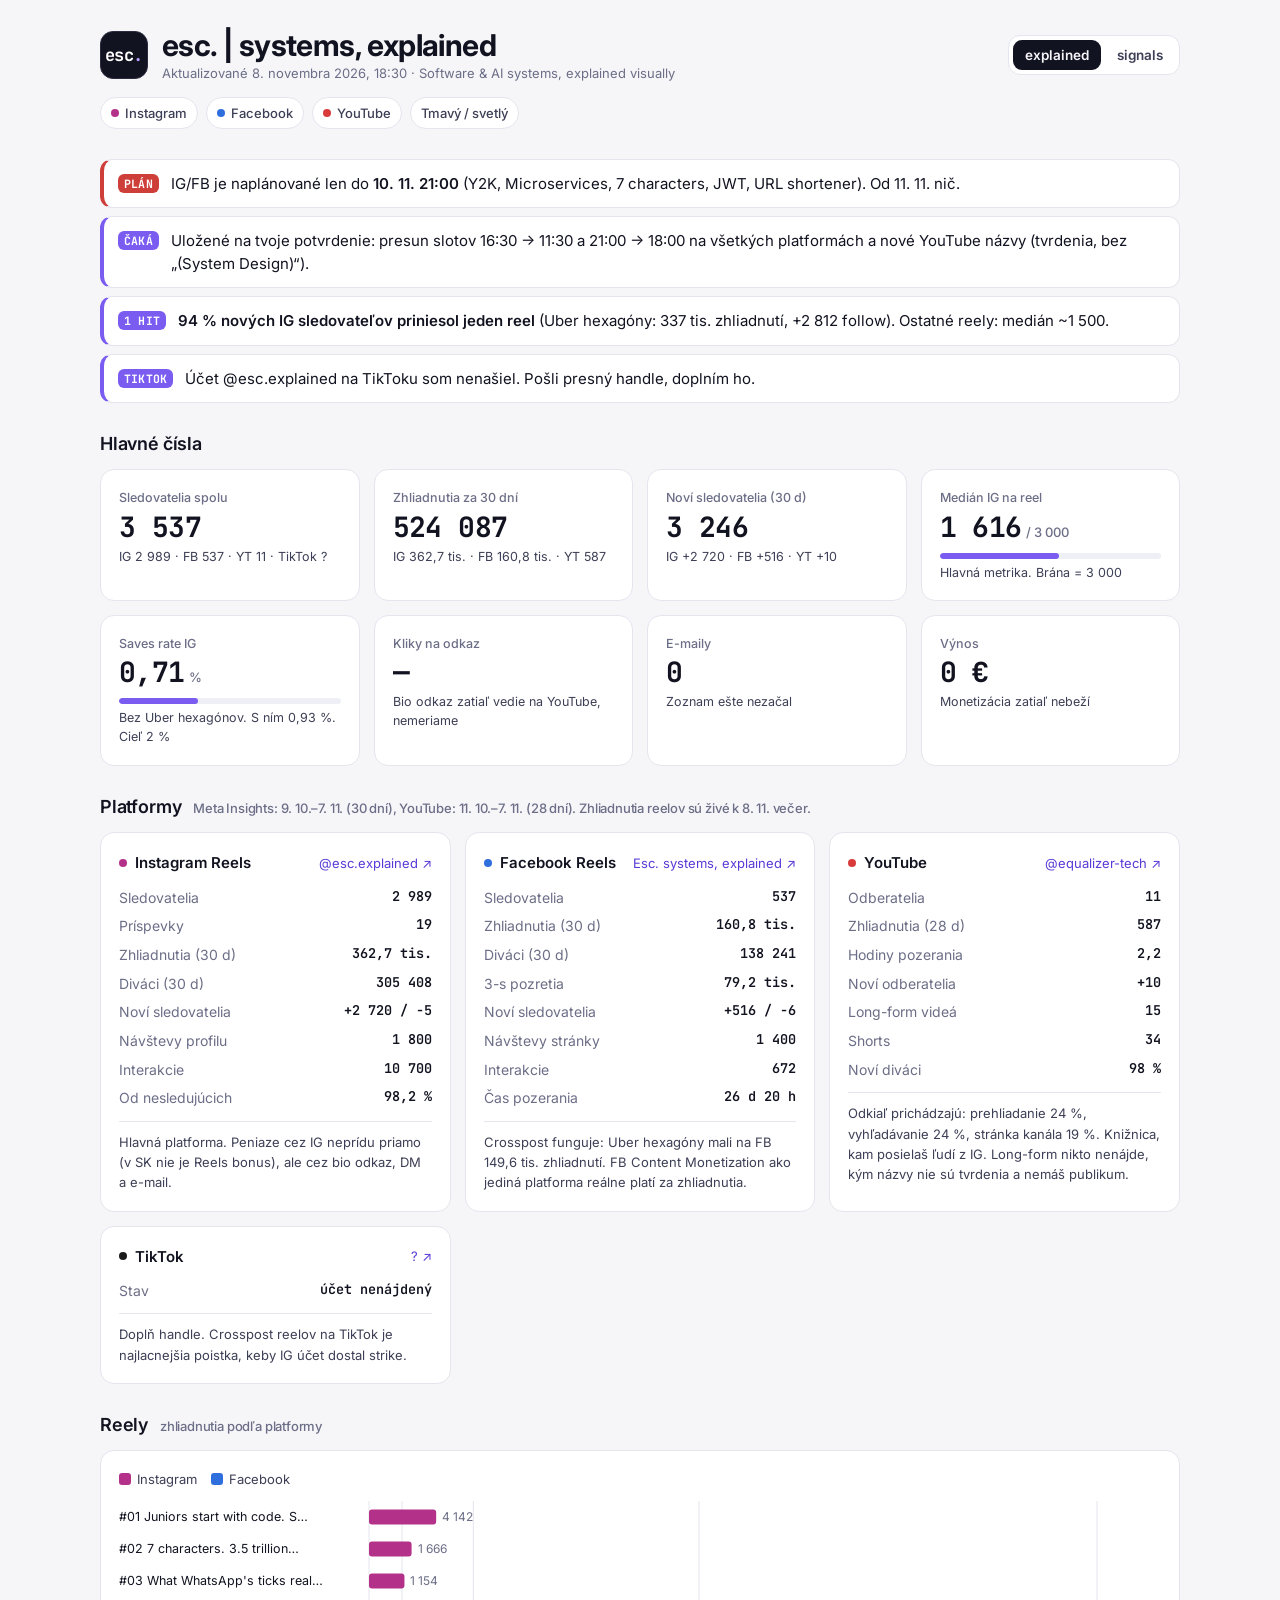
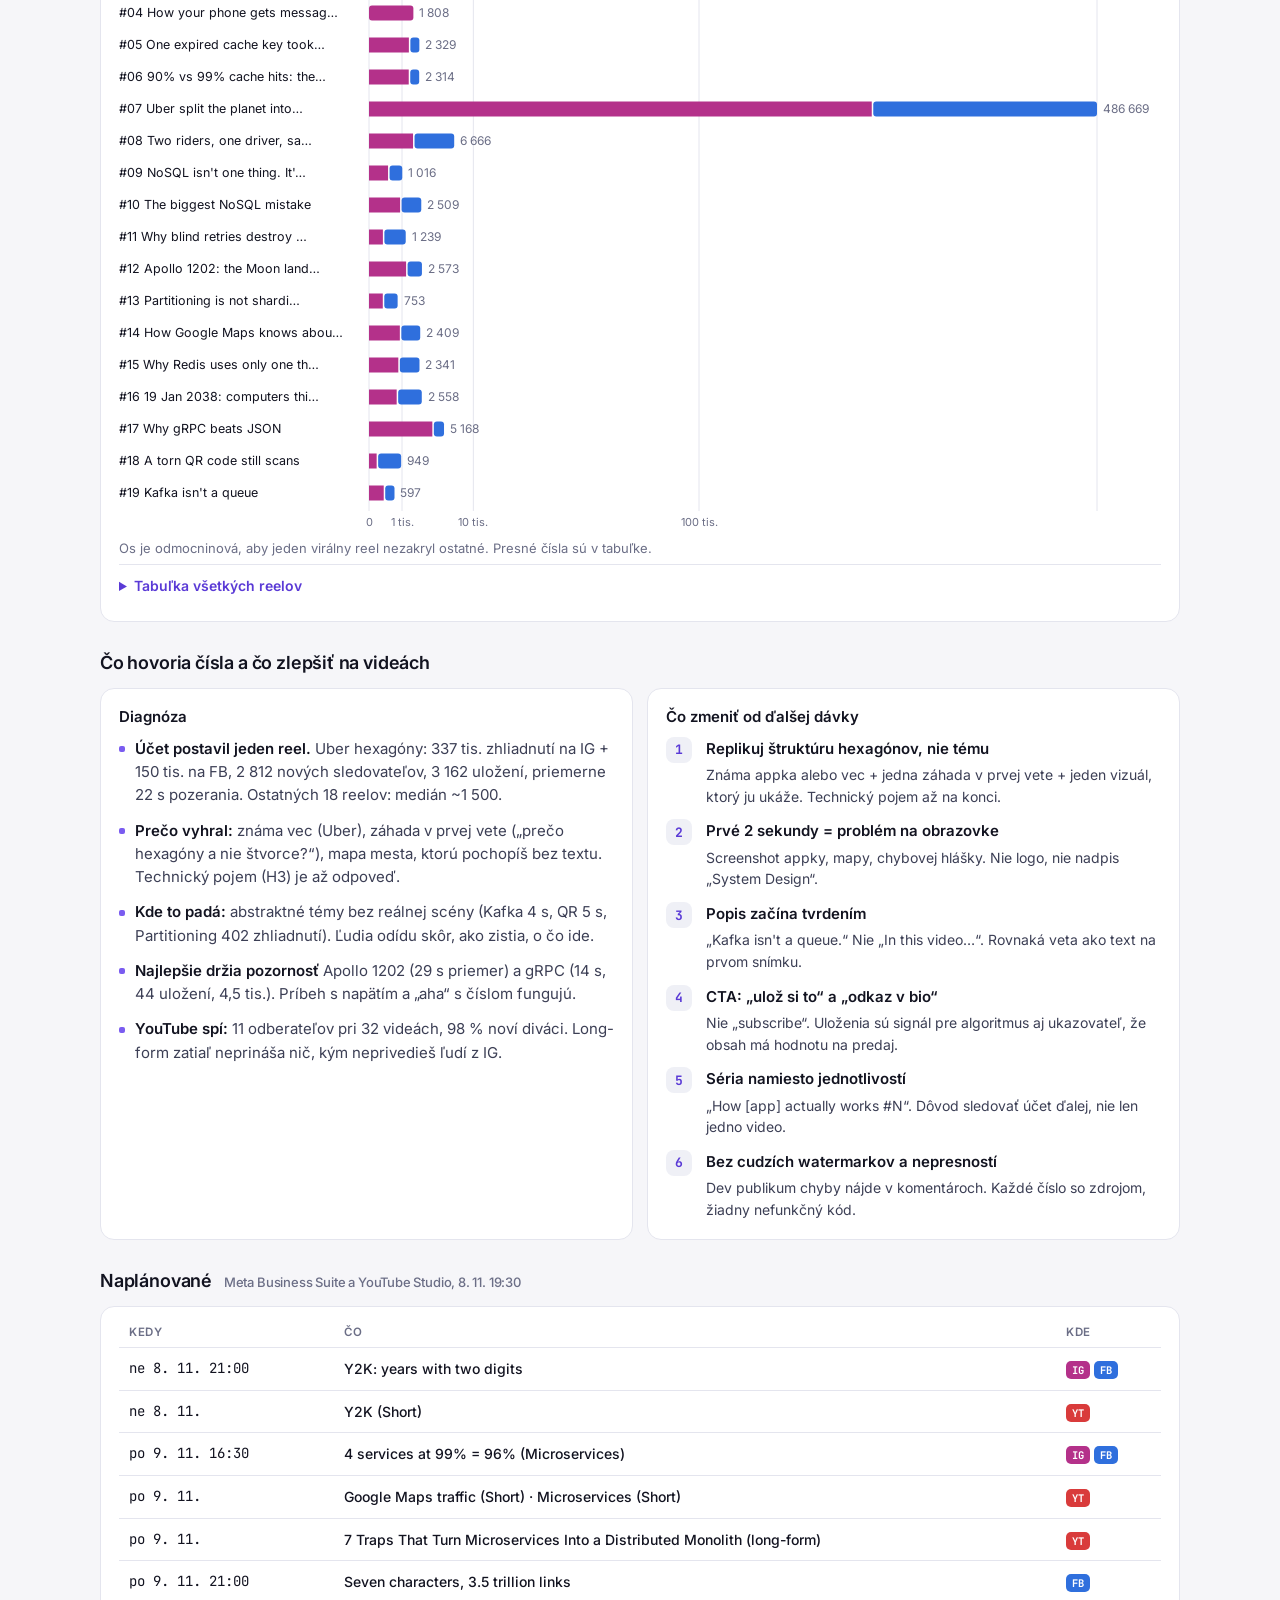
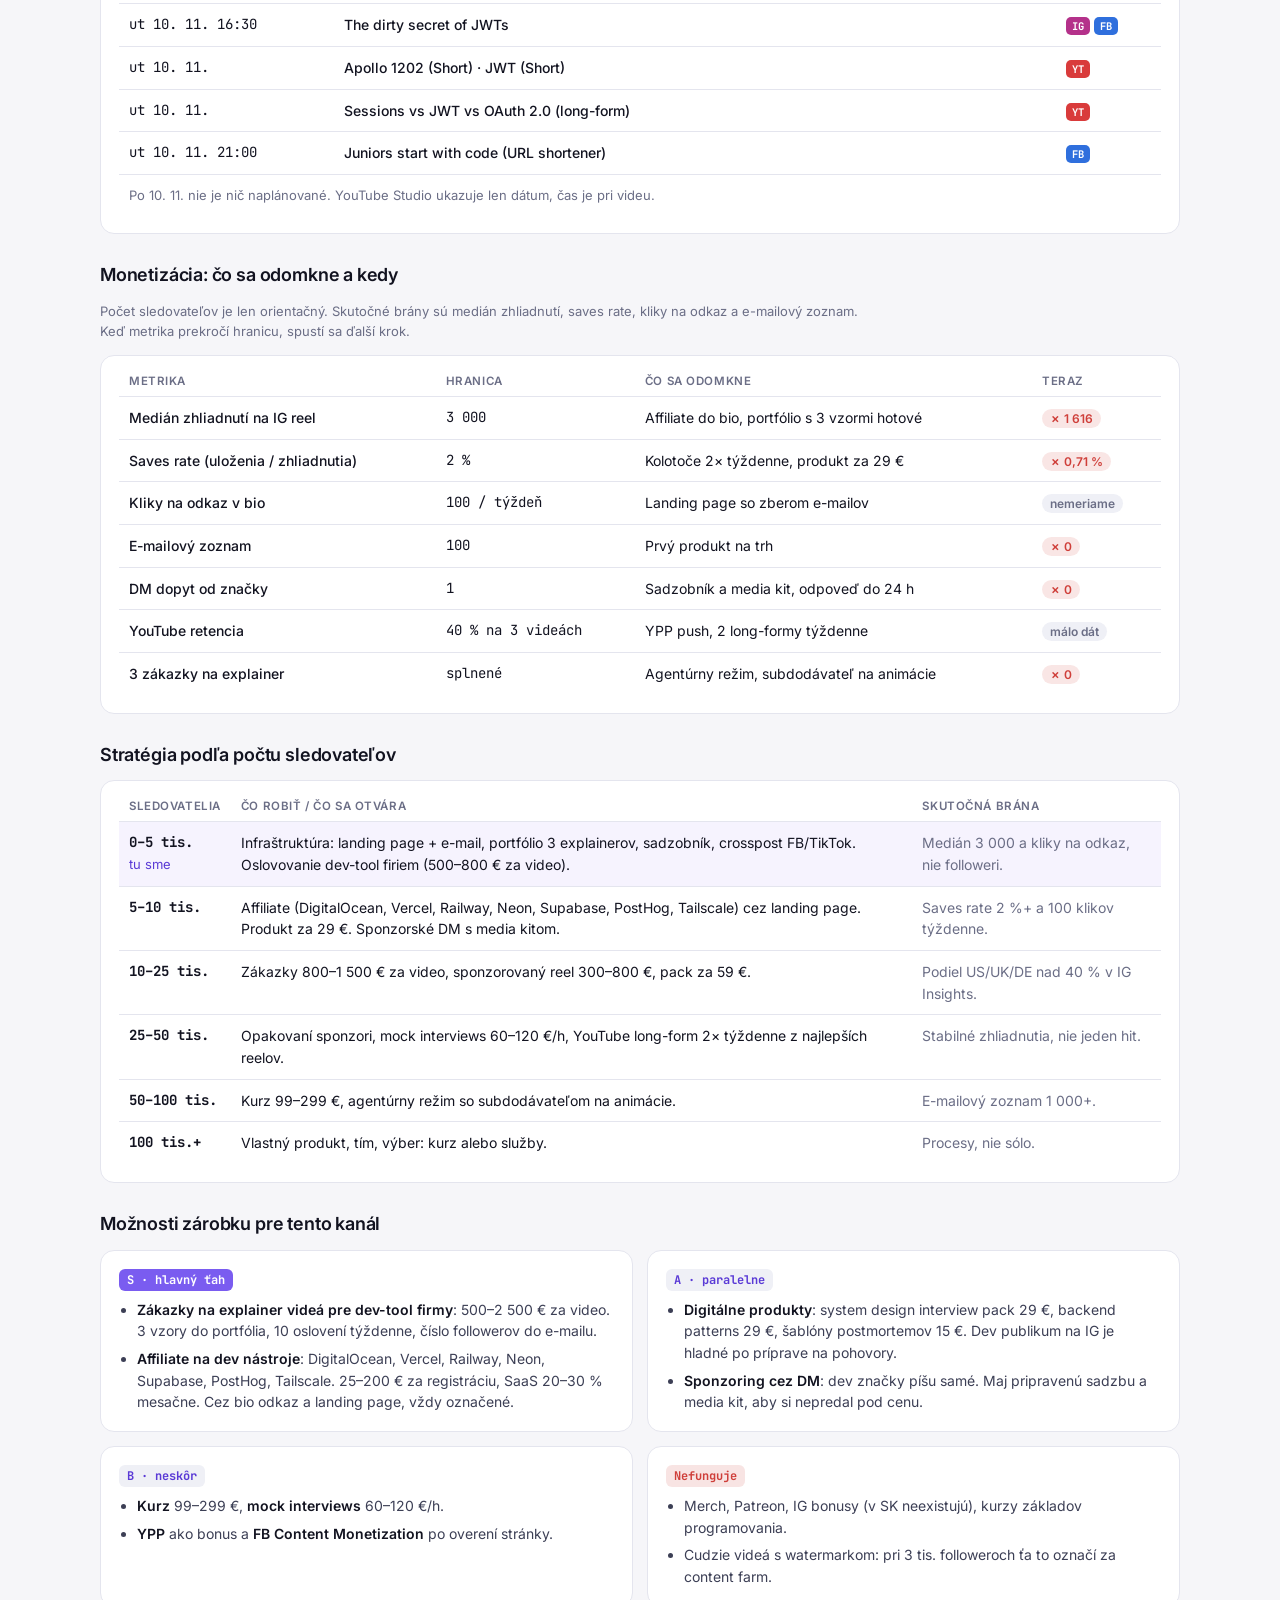
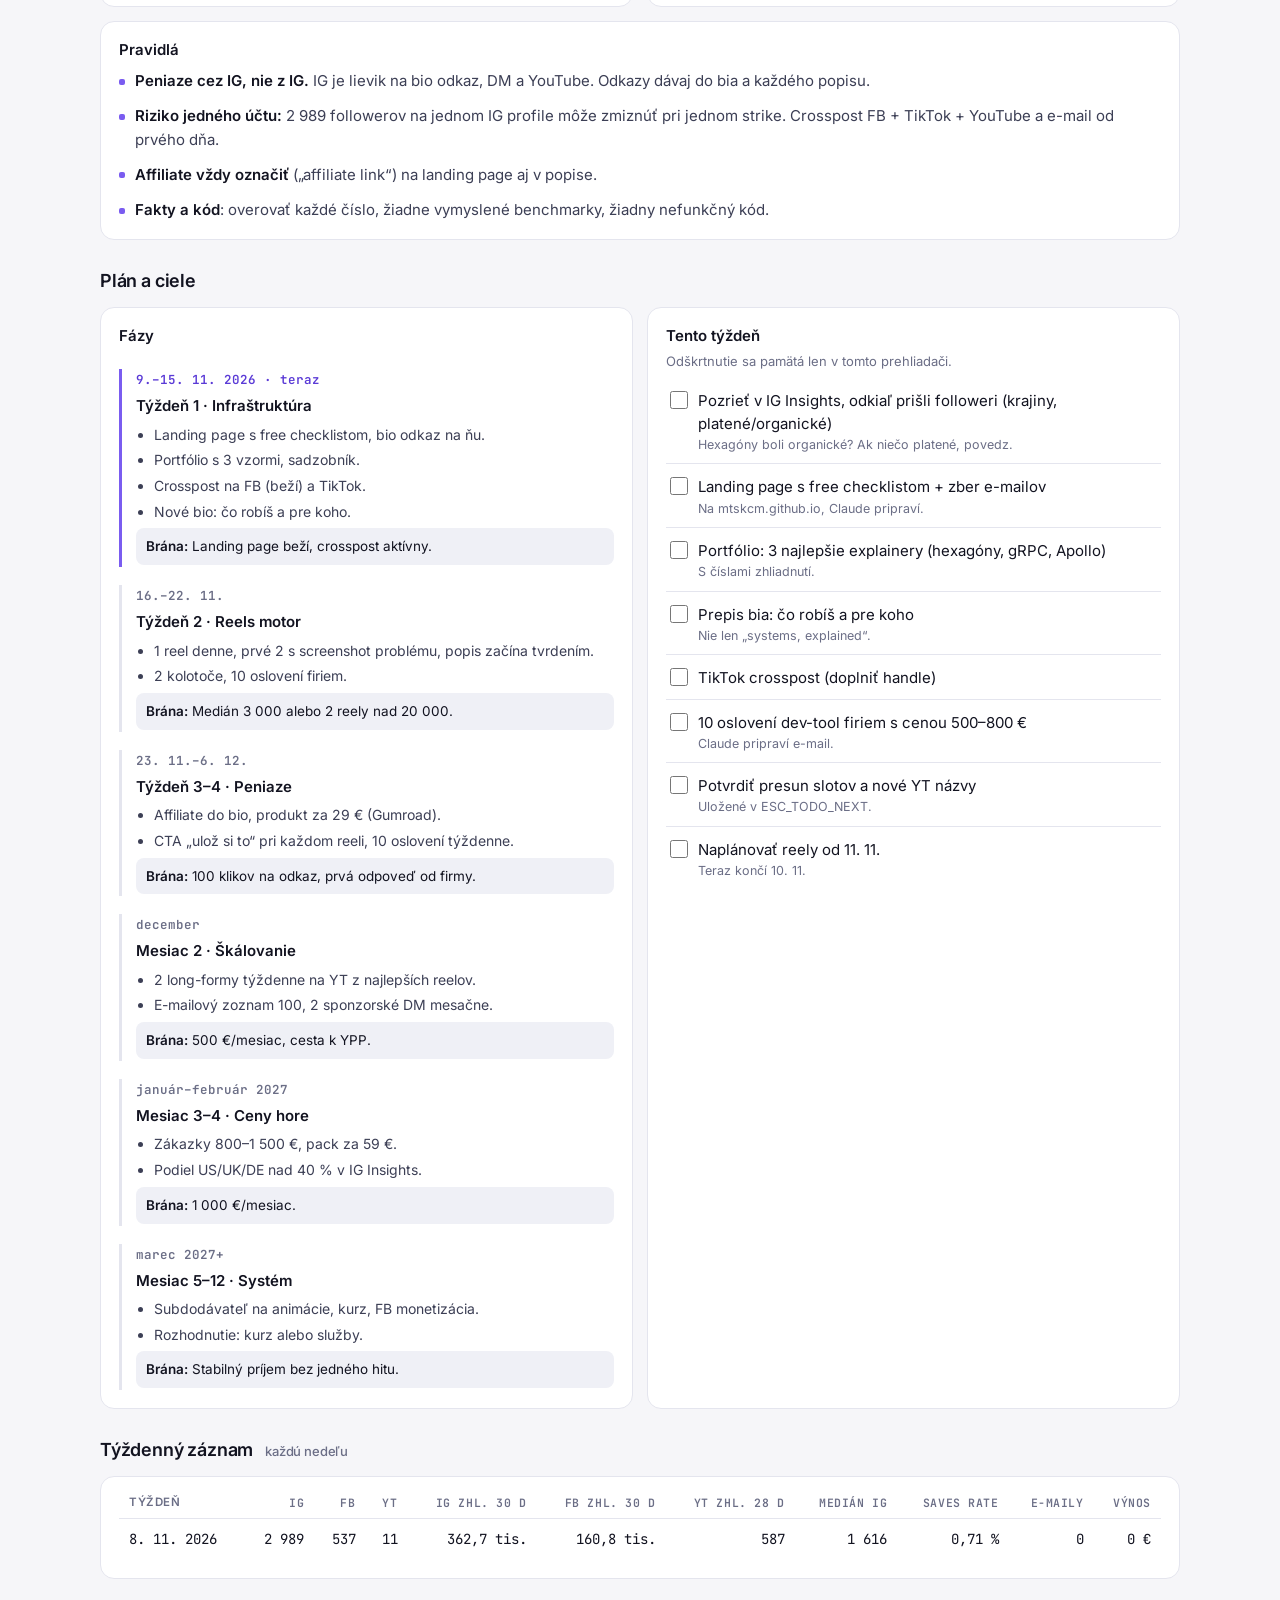
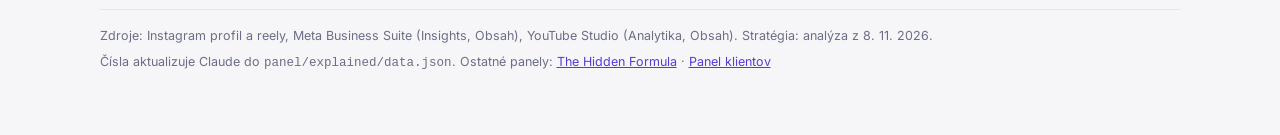
<file: panel/explained/index.html>
<!doctype html>
<html lang="sk">
<head>
<meta charset="utf-8">
<meta name="viewport" content="width=device-width, initial-scale=1">
<meta name="robots" content="noindex, nofollow">
<title>esc. · panel</title>
<link rel="preconnect" href="https://fonts.googleapis.com">
<link rel="preconnect" href="https://fonts.gstatic.com" crossorigin>
<link rel="stylesheet" href="https://fonts.googleapis.com/css2?family=Inter:wght@400;500;600;700&family=JetBrains+Mono:wght@500;700&display=swap">
<style>
/* Layout: one calm column of cards. Numbers first, then plan, then money. Mono for figures, Inter for prose. */
:root {
  --bg: #f6f6f9; --panel: #ffffff; --ink: #121320; --ink2: #3c3f55; --muted: #6b6e86; --line: #e4e5ee; --soft: #eff0f6;
  --accent: #7a5cf0; --accent-ink: #5a3ad6;
  --good: #1f9d63; --warn: #b9770f; --bad: #cf3f3a;
  --yt: #D93B3B; --fb: #2F6FDD; --ig: #B4318A; --tt: #1a1a1a;
  --sans: "Inter", -apple-system, "Segoe UI", system-ui, sans-serif;
  --mono: "JetBrains Mono", ui-monospace, "SF Mono", Menlo, monospace;
  color-scheme: light;
}
@media (prefers-color-scheme: dark) { :root:not([data-theme="light"]) {
  --bg: #0c0d14; --panel: #14151f; --ink: #ecedf6; --ink2: #c2c4d6; --muted: #8a8ca5; --line: #252737; --soft: #1b1c29;
  --accent: #b69cff; --accent-ink: #c8b6ff; --good: #3ccf8e; --warn: #f0b04a; --bad: #ff6b66;
  --yt: #EF5350; --fb: #4C8DF6; --ig: #D65DB1; --tt: #e8e8e8; color-scheme: dark } }
:root[data-theme="dark"] {
  --bg: #0c0d14; --panel: #14151f; --ink: #ecedf6; --ink2: #c2c4d6; --muted: #8a8ca5; --line: #252737; --soft: #1b1c29;
  --accent: #b69cff; --accent-ink: #c8b6ff; --good: #3ccf8e; --warn: #f0b04a; --bad: #ff6b66;
  --yt: #EF5350; --fb: #4C8DF6; --ig: #D65DB1; --tt: #e8e8e8; color-scheme: dark }
* { box-sizing: border-box }
html { -webkit-text-size-adjust: 100% }
body { margin: 0; background: var(--bg); color: var(--ink); font: 15px/1.55 var(--sans); }
a { color: var(--accent-ink) }
.wrap { max-width: 1120px; margin: 0 auto; padding: 28px 20px 64px; display: grid; grid-template-columns: minmax(0, 1fr); gap: 30px }
.wrap > *, section > *, .grid > *, .card { min-width: 0 }
@media (max-width: 560px) { .wrap { padding: 18px 16px 48px; gap: 24px } }

header { display: grid; gap: 14px }
.top { display: flex; flex-wrap: wrap; gap: 14px 24px; align-items: center; justify-content: space-between }
.brand { display: flex; gap: 14px; align-items: center }
.logo { width: 48px; height: 48px; border-radius: 13px; background: #121320; display: grid; place-items: center; flex: none; border: 1px solid #2a2b3d }
.logo span { font: 700 17px var(--mono); color: #fff; letter-spacing: -.03em }
.logo i { color: #b69cff; font-style: normal }
h1 { margin: 0; font: 700 clamp(22px, 3.2vw, 30px)/1.15 var(--sans); letter-spacing: -.02em }
.sub { color: var(--muted); font-size: 13px }
.tabs { display: inline-flex; gap: 4px; padding: 4px; background: var(--panel); border: 1px solid var(--line); border-radius: 12px; flex-wrap: wrap }
.tabs a { padding: 7px 12px; border-radius: 9px; font: 600 13.5px var(--sans); color: var(--ink2); text-decoration: none }
.tabs a[aria-current="page"] { background: var(--ink); color: var(--bg) }
.tabs a:not([aria-current]):hover { background: var(--soft) }
.chips { display: flex; flex-wrap: wrap; gap: 8px; align-items: center }
.chip { display: inline-flex; align-items: center; gap: 6px; padding: 6px 10px; border-radius: 999px; background: var(--panel); border: 1px solid var(--line);
  font: 500 13px var(--sans); color: var(--ink2); text-decoration: none; min-height: 32px }
.chip:hover { border-color: var(--muted) }
button.chip { cursor: pointer }
.dot { width: 8px; height: 8px; border-radius: 50%; flex: none }
a:focus-visible, button:focus-visible, summary:focus-visible, input:focus-visible { outline: 2px solid var(--accent); outline-offset: 2px }

section { display: grid; gap: 14px }
h2 { margin: 0; font: 600 18px/1.25 var(--sans); letter-spacing: -.01em }
h2 small { font: 500 13px var(--sans); color: var(--muted); margin-left: 8px }
h3 { margin: 0 0 6px; font: 600 15px/1.3 var(--sans) }
.card { background: var(--panel); border: 1px solid var(--line); border-radius: 14px; padding: 18px }
.grid { display: grid; gap: 14px }
.g2 { grid-template-columns: repeat(auto-fit, minmax(min(100%, 320px), 1fr)) }
.g4 { grid-template-columns: repeat(auto-fit, minmax(min(100%, 300px), 1fr)) }
.e2 { grid-template-columns: repeat(2, minmax(0, 1fr)) }
@media (max-width: 720px) { .e2 { grid-template-columns: minmax(0, 1fr) } }
.k4 { grid-template-columns: repeat(4, minmax(0, 1fr)) }
@media (max-width: 820px) { .k4 { grid-template-columns: repeat(2, minmax(0, 1fr)) } }
p { margin: 0 }
.muted { color: var(--muted) }
.small { font-size: 13px }

.alerts { display: grid; gap: 8px }
.alert { display: flex; gap: 12px; align-items: flex-start; padding: 12px 14px; border-radius: 12px; background: var(--panel); border: 1px solid var(--line); border-left: 4px solid var(--accent) }
.alert.bad { border-left-color: var(--bad) }
.alert b { font-weight: 600 }
.alert .ic { font: 700 11.5px var(--mono); padding: 2px 6px; border-radius: 6px; color: #fff; background: var(--accent); flex: none; margin-top: 2px; letter-spacing: .02em }
.alert.bad .ic { background: var(--bad) }

.kpi { display: grid; gap: 4px; align-content: start }
.kpi .lab { font-size: 12.5px; color: var(--muted); font-weight: 500 }
.kpi .val { font: 700 clamp(21px, 2.8vw, 28px)/1.1 var(--mono); letter-spacing: -.02em; white-space: nowrap; overflow: hidden; text-overflow: ellipsis }
.kpi .val small { font: 500 13px var(--sans); color: var(--muted); margin-left: 4px; letter-spacing: 0 }
.kpi.bad .val { color: var(--bad) }
.kpi .note { font-size: 12.5px; color: var(--ink2) }
.meter { height: 6px; background: var(--soft); border-radius: 999px; overflow: hidden; margin-top: 6px }
.meter i { display: block; height: 100%; background: var(--accent); border-radius: 999px }
.st { display: inline-flex; align-items: center; gap: 5px; font: 600 12px var(--sans); padding: 2px 8px; border-radius: 999px; white-space: nowrap }
.st.ok { color: var(--good); background: color-mix(in srgb, var(--good) 14%, transparent) }
.st.no { color: var(--bad); background: color-mix(in srgb, var(--bad) 13%, transparent) }
.st.na { color: var(--muted); background: var(--soft) }

.pf-h { display: flex; align-items: center; gap: 10px; justify-content: space-between; margin-bottom: 12px }
.pf-h a { font-size: 13px; text-decoration: none; white-space: nowrap; overflow: hidden; text-overflow: ellipsis }
.pf-name { display: flex; align-items: center; gap: 8px; font-weight: 600; white-space: nowrap }
dl.stats { display: grid; grid-template-columns: minmax(0, 1fr) auto; gap: 7px 12px; margin: 0; font-size: 14px }
dl.stats dt { color: var(--muted); white-space: nowrap }
dl.stats dd { margin: 0; font: 600 13.5px var(--mono); text-align: right }
.pf-foot { margin-top: 12px; padding-top: 10px; border-top: 1px solid var(--line); font-size: 13px; color: var(--ink2) }

.chart-wrap { position: relative }
.legend { display: flex; flex-wrap: wrap; gap: 14px; font-size: 13px; color: var(--ink2); margin-bottom: 8px }
.legend span { display: inline-flex; align-items: center; gap: 6px }
.legend i { width: 12px; height: 12px; border-radius: 3px; display: inline-block }
svg text { font-family: var(--sans) }
.tip { position: absolute; pointer-events: none; background: var(--ink); color: var(--bg); padding: 8px 10px; border-radius: 8px; font-size: 12.5px; line-height: 1.45;
  white-space: nowrap; transform: translate(-50%, calc(-100% - 8px)); opacity: 0; transition: opacity .12s; z-index: 5 }
.tip b { font-family: var(--mono) }

.tbl { width: 100%; border-collapse: collapse; font-size: 14px }
.tbl th { text-align: left; font: 600 11.5px var(--sans); color: var(--muted); text-transform: uppercase; letter-spacing: .05em; padding: 0 10px 8px; border-bottom: 1px solid var(--line); white-space: nowrap }
.tbl td { padding: 10px; border-bottom: 1px solid var(--line); vertical-align: top }
.tbl tr:last-child td { border-bottom: 0 }
.tbl td.num, .tbl th.num { text-align: right; font-family: var(--mono); white-space: nowrap }
.tbl td.l { text-align: left }
.tbl .t { font-weight: 500 }
.tbl tr.hit td { background: color-mix(in srgb, var(--accent) 7%, transparent) }
.scroll { overflow-x: auto; -webkit-overflow-scrolling: touch; margin: 0 -18px; padding: 0 18px }
.pchips { display: inline-flex; gap: 4px; flex-wrap: wrap }
.pchip { font: 700 10.5px var(--mono); padding: 2px 6px; border-radius: 5px; color: #fff }

ol.steps, ul.clean { margin: 0; padding: 0; list-style: none; display: grid; gap: 12px }
ol.steps { counter-reset: s }
ol.steps li { counter-increment: s; display: grid; grid-template-columns: 30px 1fr; gap: 4px 10px }
ol.steps li::before { content: counter(s); grid-row: span 2; width: 26px; height: 26px; border-radius: 8px; background: var(--soft); color: var(--accent-ink);
  font: 700 13px var(--mono); display: grid; place-items: center }
ol.steps b { font-weight: 600 }
ol.steps p { color: var(--ink2); font-size: 14px }
ul.clean li { padding-left: 16px; position: relative; color: var(--ink2) }
ul.clean li::before { content: ""; position: absolute; left: 0; top: .62em; width: 6px; height: 6px; border-radius: 2px; background: var(--accent) }
ul.clean li b { color: var(--ink); font-weight: 600 }

.tier { display: grid; gap: 8px; align-content: start }
.tier .tag { display: inline-block; font: 700 12px var(--mono); padding: 3px 8px; border-radius: 6px; background: var(--soft); color: var(--accent-ink); width: max-content }
.tier.s .tag { background: var(--accent); color: #fff }
.tier.no .tag { background: color-mix(in srgb, var(--bad) 14%, transparent); color: var(--bad) }
.tier ul { margin: 0; padding-left: 18px; color: var(--ink2); font-size: 14px; display: grid; gap: 6px }
.tier li b { color: var(--ink); font-weight: 600 }

.phase { border-left: 3px solid var(--line); padding: 2px 0 2px 14px; display: grid; gap: 6px }
.phase.now { border-left-color: var(--accent) }
.phase .when { font: 600 12.5px var(--mono); color: var(--muted) }
.phase.now .when { color: var(--accent-ink) }
.phase ul { margin: 0; padding-left: 18px; color: var(--ink2); font-size: 14px; display: grid; gap: 4px }
.goal { font-size: 13.5px; background: var(--soft); border-radius: 8px; padding: 8px 10px }
.goal b { font-weight: 600 }

.check { display: grid; gap: 2px }
.check label { display: flex; gap: 10px; align-items: flex-start; padding: 9px 4px; border-bottom: 1px solid var(--line); cursor: pointer }
.check label:last-child { border-bottom: 0 }
.check input { width: 18px; height: 18px; margin: 2px 0 0; accent-color: var(--accent); flex: none }
.check input:checked + span { color: var(--muted); text-decoration: line-through }
.check span small { display: block; color: var(--muted); font-size: 12.5px }

details { border-top: 1px solid var(--line); padding-top: 10px; margin-top: 6px }
summary { cursor: pointer; font-weight: 600; font-size: 14px; color: var(--accent-ink); min-height: 28px }
footer { color: var(--muted); font-size: 12.5px; display: grid; gap: 6px; border-top: 1px solid var(--line); padding-top: 16px }
.err { color: var(--bad) }
</style>
</head>
<body>
<div class="wrap">

<header>
  <div class="top">
    <div class="brand">
      <div class="logo" aria-hidden="true"><span id="logo">esc<i>.</i></span></div>
      <div>
        <h1 id="name">esc.</h1>
        <div class="sub" id="updated">Načítavam…</div>
      </div>
    </div>
    <nav class="tabs" aria-label="Kanály esc.">
      <a href="../explained/" id="t-explained">explained</a>
      <a href="../signals/" id="t-signals">signals</a>
    </nav>
  </div>
  <div class="chips" id="links"></div>
</header>

<div class="alerts" id="alerts"></div>

<section aria-labelledby="h-kpi">
  <h2 id="h-kpi">Hlavné čísla</h2>
  <div class="grid k4" id="kpis"></div>
</section>

<section aria-labelledby="h-pf">
  <h2 id="h-pf">Platformy <small id="pf-note"></small></h2>
  <div class="grid g4" id="platforms"></div>
</section>

<section aria-labelledby="h-vid">
  <h2 id="h-vid">Reely <small>zhliadnutia podľa platformy</small></h2>
  <div class="card">
    <div class="legend" id="legend" aria-hidden="true"></div>
    <div class="chart-wrap" id="chart"><div class="tip" id="tip"></div></div>
    <details>
      <summary>Tabuľka všetkých reelov</summary>
      <div class="scroll" style="margin-top:12px"><table class="tbl" id="vtable"></table></div>
    </details>
  </div>
</section>

<section aria-labelledby="h-diag">
  <h2 id="h-diag">Čo hovoria čísla a čo zlepšiť na videách</h2>
  <div class="grid g2">
    <div class="card"><h3>Diagnóza</h3><ul class="clean" id="diag" style="margin-top:10px"></ul></div>
    <div class="card"><h3>Čo zmeniť od ďalšej dávky</h3><ol class="steps" id="improve" style="margin-top:10px"></ol></div>
  </div>
</section>

<section aria-labelledby="h-sch">
  <h2 id="h-sch">Naplánované <small id="sch-note"></small></h2>
  <div class="card"><div class="scroll"><table class="tbl" id="stable"></table></div></div>
</section>

<section aria-labelledby="h-gate">
  <h2 id="h-gate">Monetizácia: čo sa odomkne a kedy</h2>
  <p class="muted small" id="gate-note" style="max-width:780px"></p>
  <div class="card"><div class="scroll"><table class="tbl" id="gtable"></table></div></div>
</section>

<section aria-labelledby="h-tier">
  <h2 id="h-tier">Stratégia podľa počtu sledovateľov</h2>
  <div class="card"><div class="scroll"><table class="tbl" id="tiers"></table></div></div>
</section>

<section aria-labelledby="h-earn">
  <h2 id="h-earn">Možnosti zárobku pre tento kanál</h2>
  <div class="grid e2" id="earn"></div>
  <div class="card"><h3>Pravidlá</h3><ul class="clean" id="rules" style="margin-top:10px"></ul></div>
</section>

<section aria-labelledby="h-plan">
  <h2 id="h-plan">Plán a ciele</h2>
  <div class="grid g2">
    <div class="card grid" id="phases" style="gap:18px"></div>
    <div class="card">
      <h3>Tento týždeň</h3>
      <p class="muted small">Odškrtnutie sa pamätá len v tomto prehliadači.</p>
      <div class="check" id="todo" style="margin-top:8px"></div>
    </div>
  </div>
</section>

<section aria-labelledby="h-hist">
  <h2 id="h-hist">Týždenný záznam <small>každú nedeľu</small></h2>
  <div class="card"><div class="scroll"><table class="tbl" id="htable"></table></div></div>
</section>

<footer>
  <div id="src"></div>
  <div>Čísla aktualizuje Claude do <code id="dpath">data.json</code>. Ostatné panely: <a href="../formula/">The Hidden Formula</a> · <a href="../">Panel klientov</a></div>
</footer>
</div>

<script>
(() => {
  const $ = s => document.querySelector(s);
  const fmt = n => n == null ? "—" : typeof n === "number" ? new Intl.NumberFormat("sk-SK").format(n) : n;
  const esc = s => String(s).replace(/[&<>"]/g, c => ({"&":"&amp;","<":"&lt;",">":"&gt;",'"':"&quot;"}[c]));
  const PF = { yt: "YouTube", fb: "Facebook", ig: "Instagram", tt: "TikTok" };
  const dt = s => new Date(s.length > 10 ? s.replace(" ", "T") + ":00+01:00" : s + "T12:00:00+01:00");
  const dshort = s => { const d = dt(s); const day = d.toLocaleDateString("sk-SK", { weekday: "short", day: "numeric", month: "numeric" }); return s.length > 10 ? day + " " + s.slice(11, 16) : day; };
  const brand = location.pathname.includes("/signals") ? "signals" : "explained";
  $("#t-" + brand).setAttribute("aria-current", "page");
  $("#dpath").textContent = "panel/" + brand + "/data.json";

  const root = document.documentElement;
  try { const t = localStorage.getItem("esc-theme"); if (t) root.dataset.theme = t; } catch (e) {}

  fetch("data.json", { cache: "no-store" }).then(r => r.json()).then(render).catch(() => {
    $("#updated").innerHTML = '<span class="err">Nepodarilo sa načítať data.json</span>';
  });

  function render(D) {
    window.__data = D;
    document.title = D.name + " · panel";
    $("#name").textContent = D.name;
    const up = new Date(D.updated);
    $("#updated").textContent = "Aktualizované " + up.toLocaleDateString("sk-SK", { day: "numeric", month: "long", year: "numeric" }) + ", " + up.toLocaleTimeString("sk-SK", { hour: "2-digit", minute: "2-digit" }) + " · " + D.tagline;
    $("#links").innerHTML = D.links.map(([p, n, u]) => `<a class="chip" href="${esc(u)}" rel="noopener"><i class="dot" style="background:var(--${p})"></i>${n}</a>`).join("") +
      `<button class="chip" id="theme" type="button" aria-label="Prepnúť tmavý alebo svetlý režim">Tmavý / svetlý</button>`;
    $("#theme").addEventListener("click", () => {
      const dark = root.dataset.theme ? root.dataset.theme === "dark" : matchMedia("(prefers-color-scheme: dark)").matches;
      root.dataset.theme = dark ? "light" : "dark";
      try { localStorage.setItem("esc-theme", root.dataset.theme); } catch (e) {}
      drawChart(D);
    });
    $("#pf-note").textContent = D.period_note;

    $("#alerts").innerHTML = D.alerts.map(([c, ic, t]) => `<div class="alert ${c}"><span class="ic">${ic}</span><div>${t}</div></div>`).join("");

    $("#kpis").innerHTML = D.kpis.map(x => `<div class="card kpi${x.bad ? " bad" : ""}"><div class="lab">${x.lab}</div><div class="val">${fmt(x.val)}${x.unit ? `<small>${x.unit}</small>` : ""}</div>${x.meter != null ? `<div class="meter" aria-hidden="true"><i style="width:${Math.max(2, Math.min(100, x.meter * 100))}%"></i></div>` : ""}<div class="note">${x.note}</div></div>`).join("");

    $("#platforms").innerHTML = D.platforms.map(p => `<div class="card"><div class="pf-h"><span class="pf-name"><i class="dot" style="background:var(--${p.id})"></i>${esc(p.name)}</span><a href="${esc(p.url)}" rel="noopener">${esc(p.handle)} ↗</a></div><dl class="stats">${p.rows.map(([a, b]) => `<dt>${a}</dt><dd>${esc(b)}</dd>`).join("")}</dl>${p.foot ? `<div class="pf-foot">${p.foot}</div>` : ""}</div>`).join("");

    // video table
    const VP = D.video_platforms, V = D.videos;
    $("#legend").innerHTML = VP.map(p => `<span><i style="background:var(--${p})"></i>${PF[p]}</span>`).join("");
    const tot = v => VP.reduce((a, p) => a + (v[p] || 0), 0);
    const best = Math.max(...V.map(tot));
    const extra = D.video_cols === "saves";
    $("#vtable").innerHTML = `<thead><tr><th>#</th><th>Reel</th>${VP.map(p => `<th class="num">${p.toUpperCase()}</th>`).join("")}<th class="num">Spolu</th>${extra ? '<th class="num">IG uloženia</th><th class="num">Saves rate</th><th class="num">IG priem. pozretie</th><th class="num">IG follow</th>' : ""}</tr></thead><tbody>` +
      V.map(v => `<tr${tot(v) === best ? ' class="hit"' : ""}><td class="num">${String(v.n).padStart(2, "0")}</td><td><div class="t">${esc(v.title)}</div><div class="muted small">${dshort(v.date)}${v.fresh ? " · menej ako 24 h" : ""}</div></td>${VP.map(p => `<td class="num">${fmt(v[p])}</td>`).join("")}<td class="num"><b>${fmt(tot(v))}</b></td>${extra ? `<td class="num">${fmt(v.saves)}</td><td class="num">${v.saves != null && v.ig ? (100 * v.saves / v.ig).toFixed(1).replace(".", ",") + " %" : "—"}</td><td class="num">${v.avg != null ? v.avg + " s" : "—"}</td><td class="num">${fmt(v.follows)}</td>` : ""}</tr>`).join("") + "</tbody>";
    drawChart(D);

    $("#diag").innerHTML = D.diag.map(t => `<li>${t}</li>`).join("");
    $("#improve").innerHTML = D.improve.map(([a, b]) => `<li><b>${a}</b><p>${b}</p></li>`).join("");

    $("#sch-note").textContent = D.schedule_note;
    $("#stable").innerHTML = `<thead><tr><th>Kedy</th><th>Čo</th><th>Kde</th></tr></thead><tbody>` +
      D.schedule.map(([d, t, ps]) => `<tr><td class="num l">${dshort(d)}</td><td class="t">${esc(t)}</td><td><span class="pchips">${ps.map(p => `<span class="pchip" style="background:var(--${p})" title="${PF[p]}">${p.toUpperCase()}</span>`).join("")}</span></td></tr>`).join("") +
      `<tr><td colspan="3" class="muted small">${D.schedule_end}</td></tr></tbody>`;

    $("#gate-note").textContent = D.gate_note;
    $("#gtable").innerHTML = `<thead><tr><th>Metrika</th><th>Hranica</th><th>Čo sa odomkne</th><th>Teraz</th></tr></thead><tbody>` +
      D.gates.map(g => `<tr><td class="t">${g[0]}</td><td class="num l">${g[1]}</td><td>${g[2]}</td><td><span class="st ${g[4]}">${g[4] === "ok" ? "✓ " : g[4] === "no" ? "✗ " : ""}${esc(g[3])}</span></td></tr>`).join("") + "</tbody>";

    $("#tiers").innerHTML = `<thead><tr><th>Sledovatelia</th><th>Čo robiť / čo sa otvára</th><th>Skutočná brána</th></tr></thead><tbody>` +
      D.tiers.map(t => `<tr${t[3] ? ' class="hit"' : ""}><td class="num l"><b>${t[0]}</b>${t[3] ? '<div class="small" style="color:var(--accent-ink);font-family:var(--sans)">tu sme</div>' : ""}</td><td>${t[1]}</td><td class="muted">${t[2]}</td></tr>`).join("") + "</tbody>";

    $("#earn").innerHTML = D.earn.map(([c, tag, items]) => `<div class="card tier ${c}"><span class="tag">${tag}</span><ul>${items.map(i => `<li>${i}</li>`).join("")}</ul></div>`).join("");
    $("#rules").innerHTML = D.rules.map(r => `<li>${r}</li>`).join("");

    $("#phases").innerHTML = "<h3>Fázy</h3>" + D.phases.map(p => `<div class="phase${p.now ? " now" : ""}"><div class="when">${p.when}${p.now ? " · teraz" : ""}</div><div style="font-weight:600">${p.t}</div><ul>${p.items.map(i => `<li>${i}</li>`).join("")}</ul><div class="goal"><b>Brána:</b> ${p.goal}</div></div>`).join("");

    const key = "esc-todo-" + brand;
    let done = {};
    try { done = JSON.parse(localStorage.getItem(key) || "{}"); } catch (e) {}
    $("#todo").innerHTML = D.todo.map(([id, t, s]) => `<label><input type="checkbox" data-id="${id}" ${done[id] ? "checked" : ""}><span>${t}${s ? `<small>${s}</small>` : ""}</span></label>`).join("");
    $("#todo").addEventListener("change", e => {
      const id = e.target.dataset.id; if (!id) return; done[id] = e.target.checked;
      try { localStorage.setItem(key, JSON.stringify(done)); } catch (er) {}
    });

    $("#htable").innerHTML = `<thead><tr><th>Týždeň</th>${D.history_cols.map(c => `<th class="num">${c}</th>`).join("")}</tr></thead><tbody>` +
      D.history.slice().reverse().map(r => `<tr><td class="num l">${new Date(r.date).toLocaleDateString("sk-SK", { day: "numeric", month: "numeric", year: "numeric" })}</td>${r.cells.map(c => `<td class="num">${esc(c)}</td>`).join("")}</tr>`).join("") + "</tbody>";
    $("#src").textContent = "Zdroje: " + D.sources;
  }

  // horizontal stacked bars, square-root scale so one viral reel doesn't flatten the rest
  function drawChart(D) {
    const host = $("#chart"), tip = $("#tip");
    host.querySelectorAll("svg, .scale-note").forEach(s => s.remove());
    const cs = getComputedStyle(root);
    const VP = D.video_platforms, V = D.videos;
    const col = Object.fromEntries(VP.map(p => [p, cs.getPropertyValue("--" + p).trim()]));
    const ink = cs.getPropertyValue("--ink").trim(), muted = cs.getPropertyValue("--muted").trim(), line = cs.getPropertyValue("--line").trim();
    const W = host.clientWidth || 600, narrow = W < 520, labW = narrow ? 118 : 250, valW = 64, rowH = 32, barH = 15, top = 4;
    const tot = v => VP.reduce((a, p) => a + (v[p] || 0), 0);
    const max = Math.max(1, ...V.map(tot));
    const skew = max > 20 * (V.map(tot).sort((a, b) => a - b)[V.length >> 1] || 1);
    const sc = x => skew ? Math.sqrt(x / max) : x / max;
    const plotW = Math.max(60, W - labW - valW);
    const H = top + V.length * rowH + 22;
    const NS = "http://www.w3.org/2000/svg";
    const el = (n, a) => { const e = document.createElementNS(NS, n); for (const k in a) e.setAttribute(k, a[k]); return e; };
    const svg = el("svg", { width: W, height: H, role: "img", "aria-label": "Zhliadnutia podľa reelu a platformy; presné čísla sú v tabuľke" });
    const ticks = skew ? [0, 1000, 10000, 100000, max].filter((t, i, a) => t <= max && (i === 0 || t > a[i - 1])) : [0, max / 4, max / 2, 3 * max / 4, max].map(Math.round);
    ticks.forEach(x => {
      const px = labW + sc(x) * plotW;
      svg.appendChild(el("line", { x1: px, x2: px, y1: top, y2: H - 20, stroke: line, "stroke-width": 1 }));
      if (x !== max || !skew) { const t = el("text", { x: px, y: H - 5, "text-anchor": "middle", "font-size": 11, fill: muted }); t.textContent = x >= 1000 ? Math.round(x / 1000) + " tis." : x; svg.appendChild(t); }
    });
    V.forEach((v, i) => {
      const y = top + i * rowH + (rowH - barH) / 2, total = tot(v);
      const name = `#${String(v.n).padStart(2, "0")} ${v.title}`;
      const lab = el("text", { x: 0, y: y + barH / 2 + 4, "font-size": 12.5, fill: ink });
      const maxc = narrow ? 15 : 31; lab.textContent = name.length > maxc ? name.slice(0, maxc - 1) + "…" : name; svg.appendChild(lab);
      const wTot = sc(total) * plotW; let x = labW;
      const parts = VP.filter(p => v[p]);
      parts.forEach((p, j) => {
        const w = total ? wTot * (v[p] / total) : 0, last = j === parts.length - 1, gap = last ? 0 : 1.5;
        svg.appendChild(el("rect", { x, y, width: Math.max(0.5, w - gap), height: barH, rx: last ? 3 : 0, fill: col[p] }));
        x += w;
      });
      const tv = el("text", { x: labW + wTot + 6, y: y + barH / 2 + 4, "font-size": 12, fill: muted, "font-family": "JetBrains Mono, monospace" });
      tv.textContent = new Intl.NumberFormat("sk-SK").format(total); svg.appendChild(tv);
      const hit = el("rect", { x: 0, y: top + i * rowH, width: W, height: rowH, fill: "transparent" });
      const show = () => {
        tip.innerHTML = `<div style="font-weight:600;margin-bottom:2px">${esc(name)}</div>` + VP.map(p => `<div><span style="display:inline-block;width:8px;height:8px;border-radius:2px;background:${col[p]};margin-right:6px"></span>${PF[p]}: <b>${v[p] == null ? "—" : new Intl.NumberFormat("sk-SK").format(v[p])}</b></div>`).join("");
        tip.style.left = Math.min(W - 100, Math.max(100, labW + wTot / 2)) + "px"; tip.style.top = (top + i * rowH) + "px"; tip.style.opacity = 1;
      };
      hit.addEventListener("mouseenter", show); hit.addEventListener("click", show);
      hit.addEventListener("mouseleave", () => tip.style.opacity = 0);
      svg.appendChild(hit);
    });
    host.appendChild(svg);
    if (skew) { const n = document.createElement("p"); n.className = "muted small scale-note"; n.textContent = "Os je odmocninová, aby jeden virálny reel nezakryl ostatné. Presné čísla sú v tabuľke."; host.appendChild(n); }
  }
  let rt; addEventListener("resize", () => { clearTimeout(rt); rt = setTimeout(() => window.__data && drawChart(window.__data), 120); });
})();
</script>
</body>
</html>
</file>
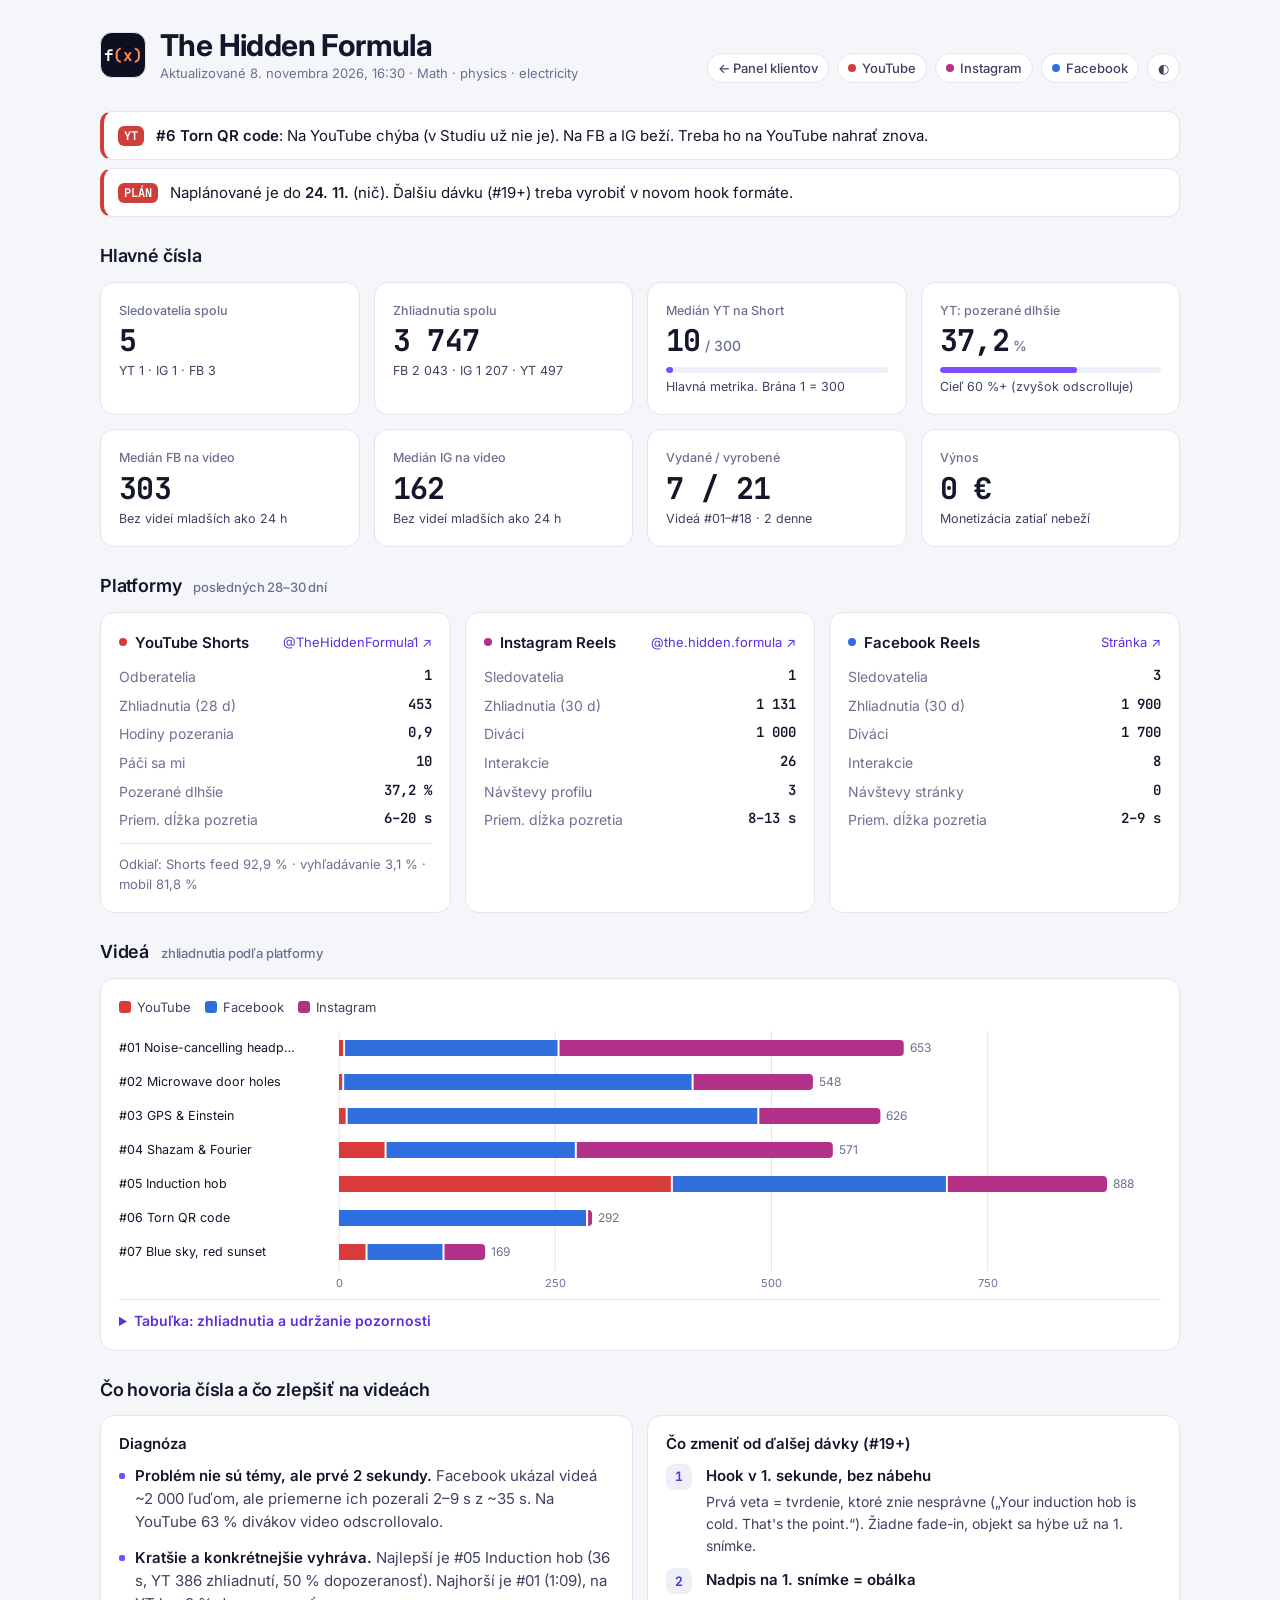
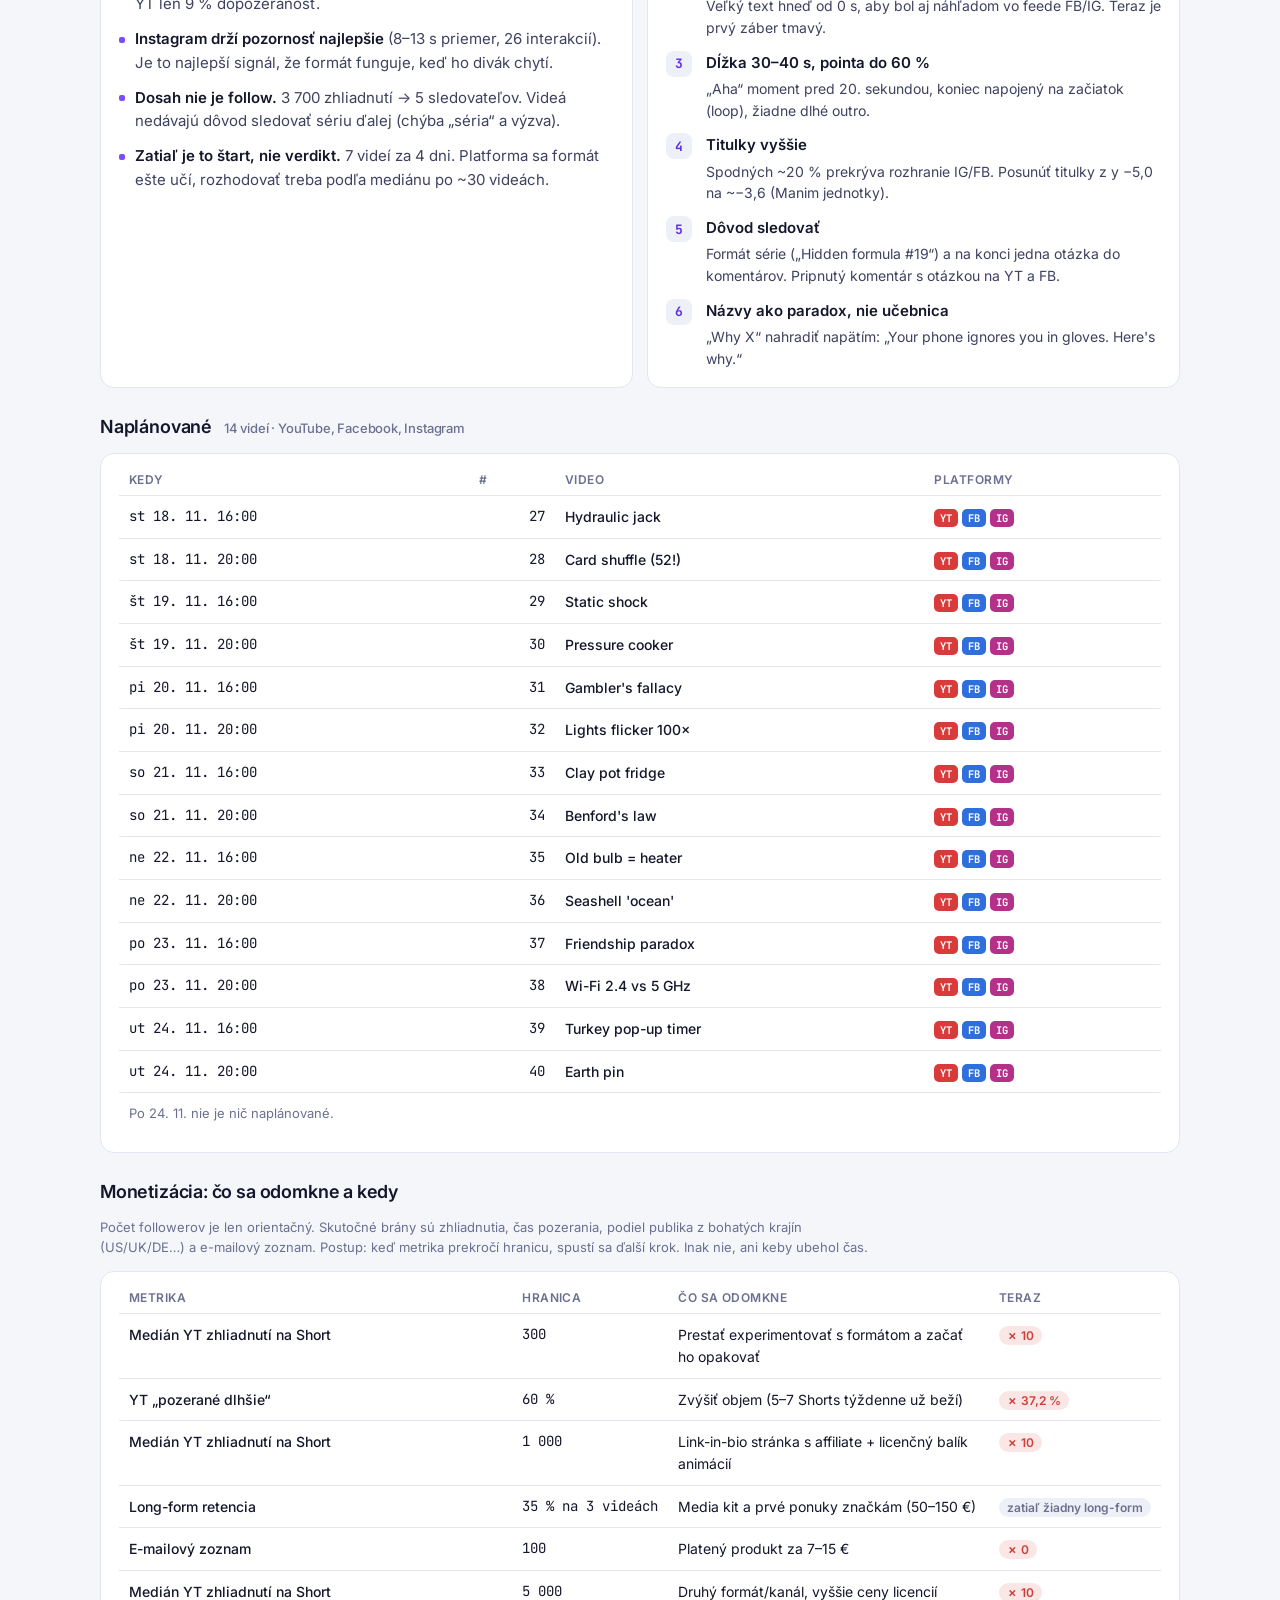
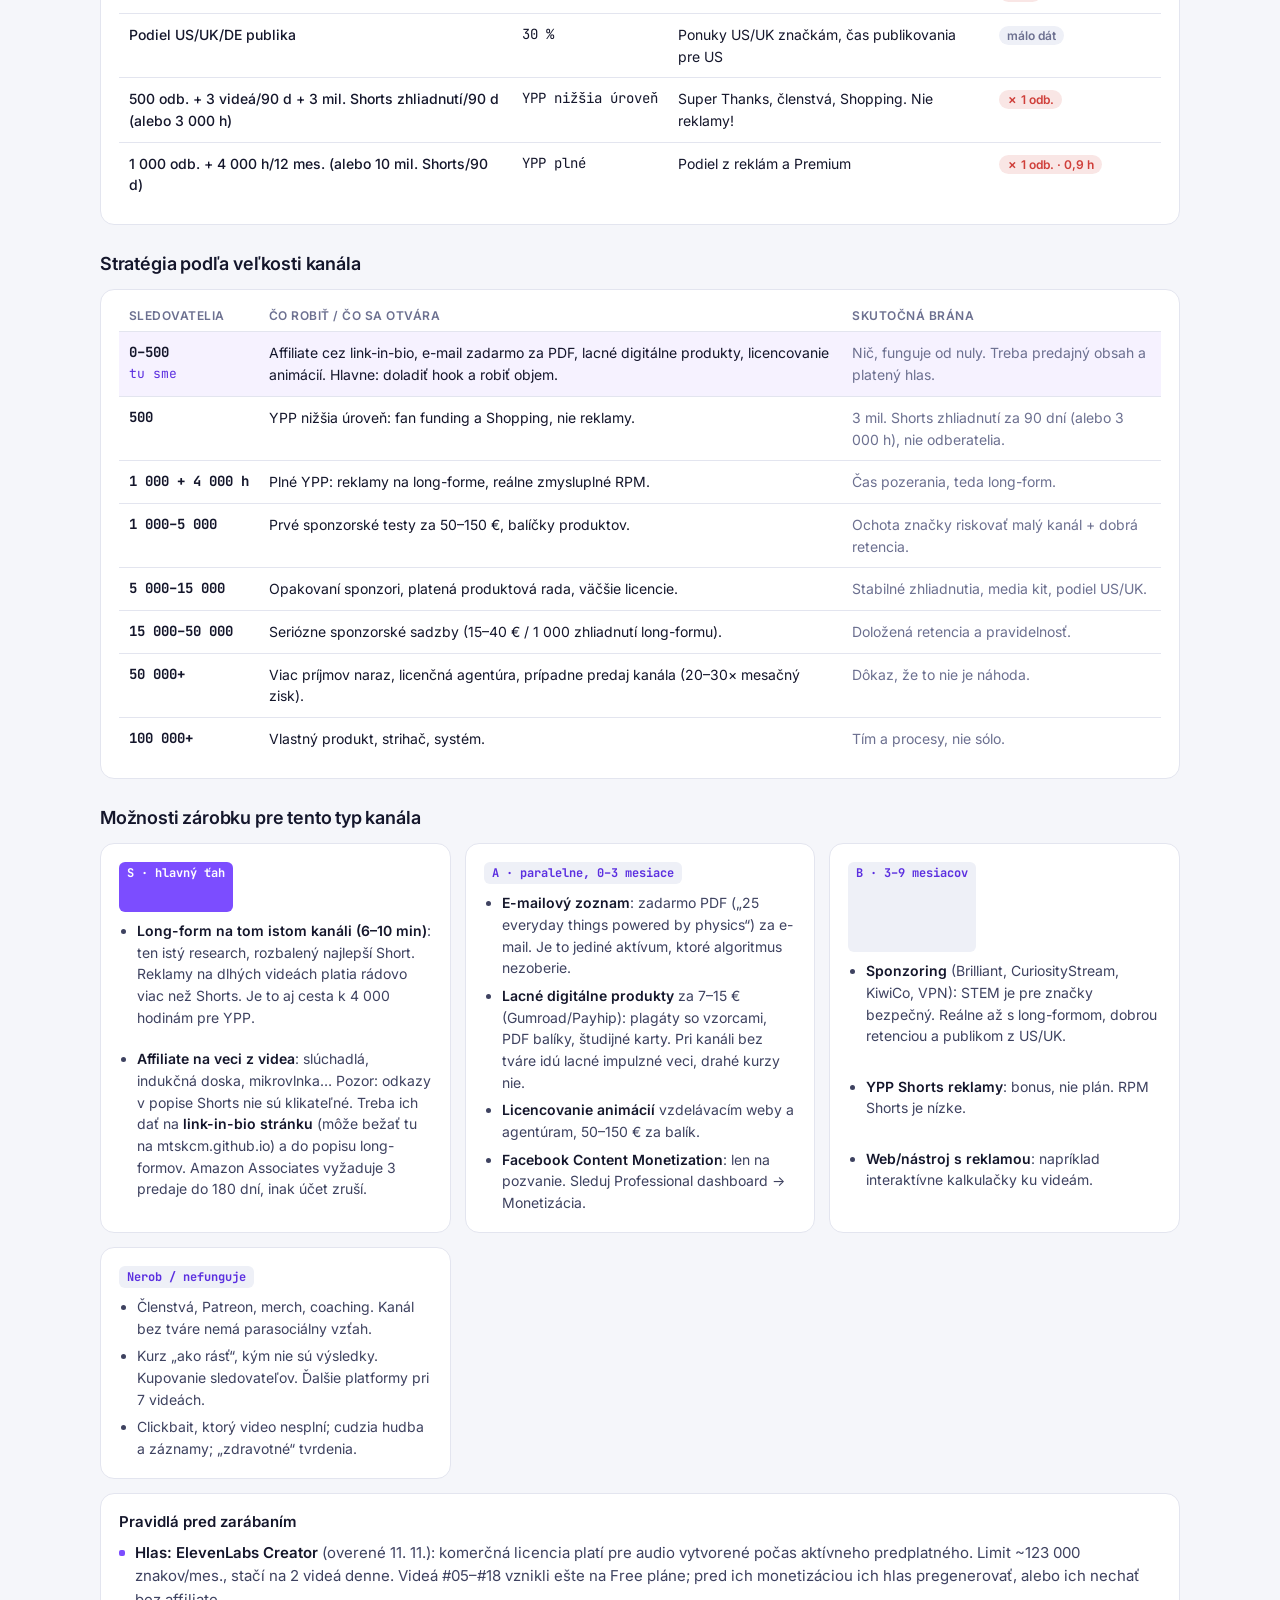
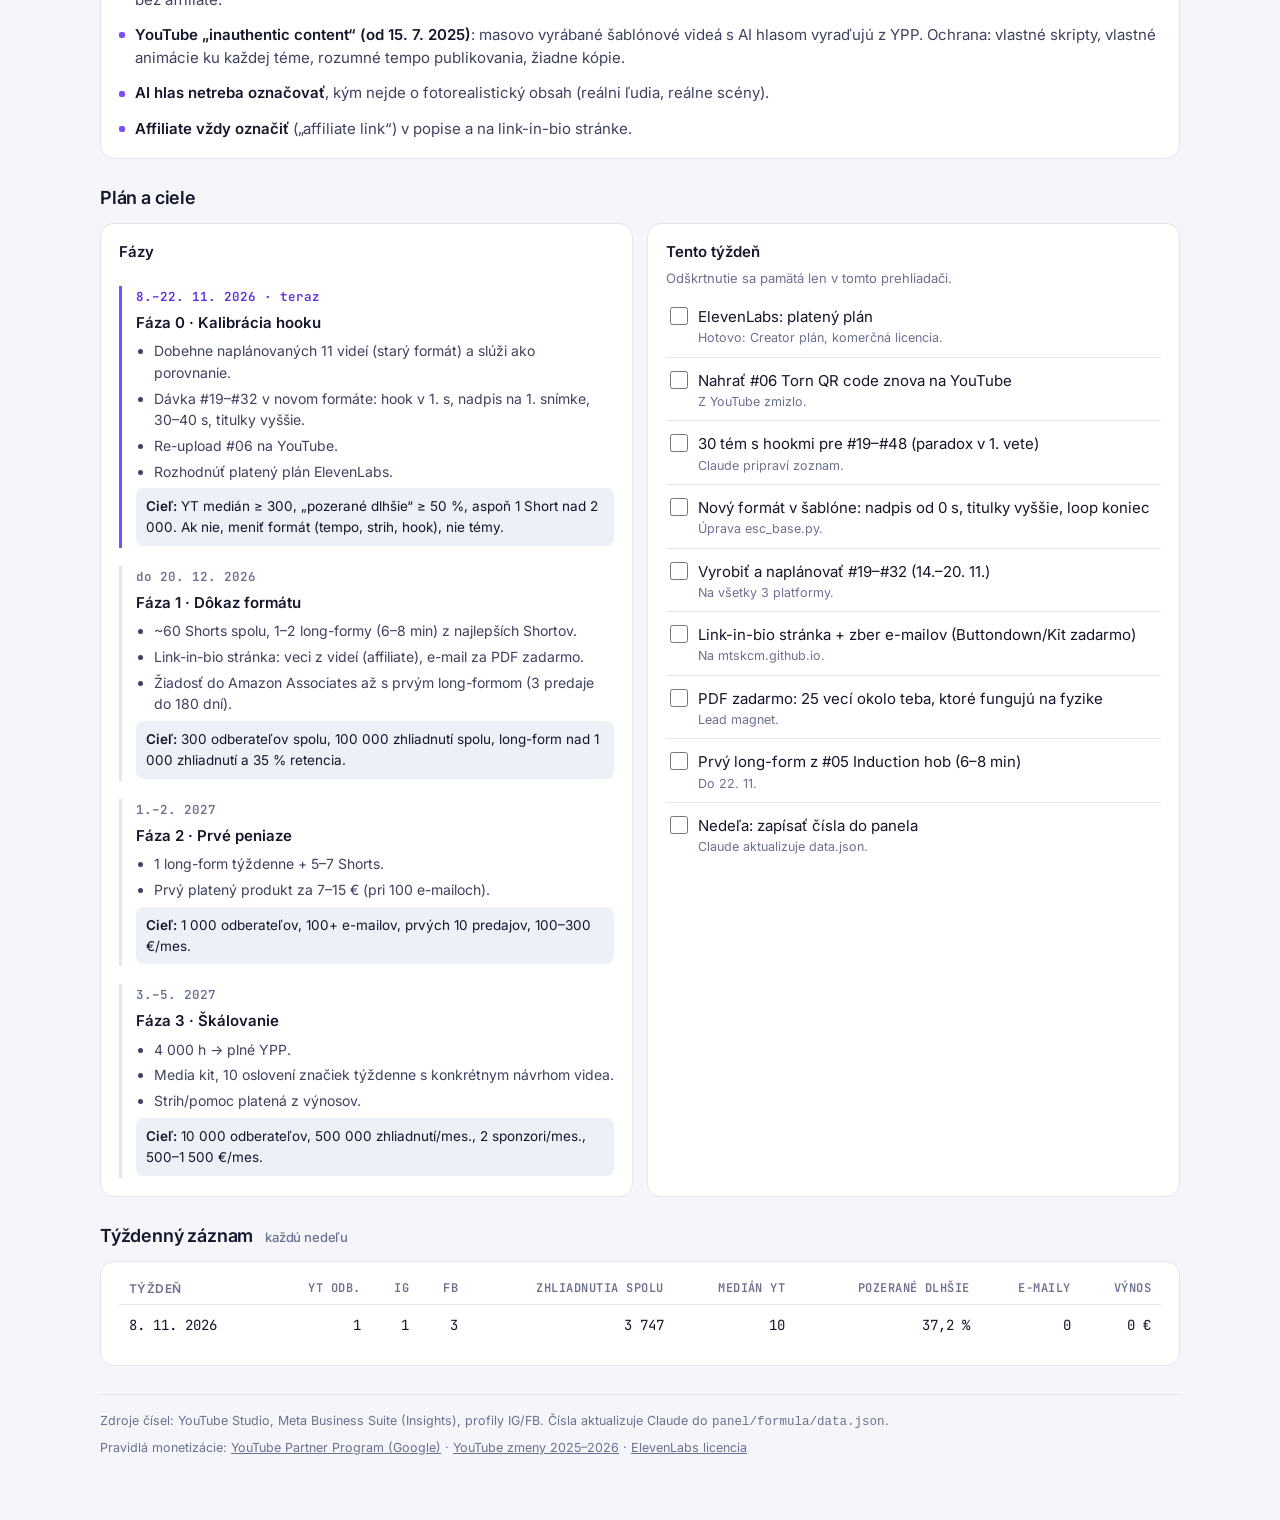
<file: panel/formula/index.html>
<!doctype html>
<html lang="sk">
<head>
<meta charset="utf-8">
<meta name="viewport" content="width=device-width, initial-scale=1">
<meta name="robots" content="noindex, nofollow">
<title>The Hidden Formula · panel</title>
<link rel="preconnect" href="https://fonts.googleapis.com">
<link rel="preconnect" href="https://fonts.gstatic.com" crossorigin>
<link rel="stylesheet" href="https://fonts.googleapis.com/css2?family=Inter:wght@400;500;600;700&family=JetBrains+Mono:wght@500;700&display=swap">
<style>
:root {
  --bg: #f5f6fa; --panel: #ffffff; --ink: #14162b; --ink2: #3e4260; --muted: #6c7090; --line: #e3e5ef; --soft: #eef0f7;
  --accent: #7c4dff; --accent-ink: #5b2fe0; --hot: #e8662a;
  --good: #1f9d63; --warn: #c27a12; --bad: #cf3f3a;
  --yt: #D93B3B; --fb: #2F6FDD; --ig: #B4318A;
  --sans: "Inter", -apple-system, "Segoe UI", system-ui, sans-serif;
  --mono: "JetBrains Mono", ui-monospace, "SF Mono", Menlo, monospace;
  color-scheme: light;
}
@media (prefers-color-scheme: dark) { :root:not([data-theme="light"]) {
  --bg: #0e1022; --panel: #151833; --ink: #eceef8; --ink2: #c3c6dc; --muted: #8d91b0; --line: #262a4a; --soft: #1c2040;
  --accent: #9d7bff; --accent-ink: #b9a0ff; --hot: #ff8a4c; --good: #3ccf8e; --warn: #f0b04a; --bad: #ff6b66;
  --yt: #EF5350; --fb: #4C8DF6; --ig: #D65DB1; color-scheme: dark } }
:root[data-theme="dark"] {
  --bg: #0e1022; --panel: #151833; --ink: #eceef8; --ink2: #c3c6dc; --muted: #8d91b0; --line: #262a4a; --soft: #1c2040;
  --accent: #9d7bff; --accent-ink: #b9a0ff; --hot: #ff8a4c; --good: #3ccf8e; --warn: #f0b04a; --bad: #ff6b66;
  --yt: #EF5350; --fb: #4C8DF6; --ig: #D65DB1; color-scheme: dark }
* { box-sizing: border-box }
html { -webkit-text-size-adjust: 100% }
body { margin: 0; background: var(--bg); color: var(--ink); font: 15px/1.55 var(--sans); }
a { color: var(--accent-ink) }
.wrap { max-width: 1120px; margin: 0 auto; padding: 28px 20px 64px; display: grid; grid-template-columns: minmax(0, 1fr); gap: 28px }
.wrap > *, section > *, .grid > *, .card { min-width: 0 }
@media (max-width: 560px) { .wrap { padding: 20px 16px 48px; gap: 22px } }

/* header */
header { display: flex; flex-wrap: wrap; gap: 14px 24px; align-items: flex-end; justify-content: space-between }
.brand { display: flex; gap: 14px; align-items: center }
.logo { width: 46px; height: 46px; border-radius: 12px; background: #0e1022; display: grid; place-items: center; flex: none; border: 1px solid var(--line) }
.logo span { font: 700 16px var(--mono); color: #fff; letter-spacing: -.02em }
.logo i { color: #ff8a4c; font-style: normal }
h1 { margin: 0; font: 700 clamp(22px, 3.2vw, 30px)/1.15 var(--sans); letter-spacing: -.02em }
.sub { color: var(--muted); font-size: 13px }
.hdr-r { display: flex; flex-wrap: wrap; gap: 8px; align-items: center }
.chip { display: inline-flex; align-items: center; gap: 6px; padding: 6px 10px; border-radius: 999px; background: var(--panel); border: 1px solid var(--line);
  font: 500 13px var(--sans); color: var(--ink2); text-decoration: none }
.chip:hover { border-color: var(--muted) }
.dot { width: 8px; height: 8px; border-radius: 50%; flex: none }
button.chip { cursor: pointer }

/* sections */
section { display: grid; gap: 14px }
h2 { margin: 0; font: 600 18px/1.25 var(--sans); letter-spacing: -.01em }
h2 small { font: 500 13px var(--sans); color: var(--muted); margin-left: 8px }
h3 { margin: 0 0 6px; font: 600 15px/1.3 var(--sans) }
.card { background: var(--panel); border: 1px solid var(--line); border-radius: 14px; padding: 18px }
.grid { display: grid; gap: 14px }
.g2 { grid-template-columns: repeat(auto-fit, minmax(300px, 1fr)) }
.g3 { grid-template-columns: repeat(auto-fit, minmax(260px, 1fr)) }
.g6 { grid-template-columns: repeat(4, minmax(0, 1fr)) }
@media (max-width: 760px) { .g6 { grid-template-columns: repeat(2, minmax(0, 1fr)) } }
p { margin: 0 }
.muted { color: var(--muted) }
.small { font-size: 13px }

/* alerts */
.alerts { display: grid; gap: 8px }
.alert { display: flex; gap: 12px; align-items: flex-start; padding: 12px 14px; border-radius: 12px; background: var(--panel); border: 1px solid var(--line); border-left: 4px solid var(--warn) }
.alert.bad { border-left-color: var(--bad) }
.alert b { font-weight: 600 }
.alert .ic { font: 700 12px var(--mono); padding: 2px 6px; border-radius: 6px; color: #fff; background: var(--warn); flex: none; margin-top: 2px }
.alert.bad .ic { background: var(--bad) }

/* KPI */
.kpi { display: grid; gap: 4px; align-content: start }
.kpi .lab { font-size: 12.5px; color: var(--muted); font-weight: 500 }
.kpi .val { font: 700 clamp(22px, 3vw, 30px)/1.1 var(--mono); letter-spacing: -.02em; white-space: nowrap }
.kpi .val small { font: 500 14px var(--sans); color: var(--muted); margin-left: 4px; letter-spacing: 0 }
.kpi .note { font-size: 12.5px; color: var(--ink2) }
.meter { height: 6px; background: var(--soft); border-radius: 999px; overflow: hidden; margin-top: 6px }
.meter i { display: block; height: 100%; background: var(--accent); border-radius: 999px }
.st { display: inline-flex; align-items: center; gap: 5px; font: 600 12px var(--sans); padding: 2px 8px; border-radius: 999px; white-space: nowrap }
.st.ok { color: var(--good); background: color-mix(in srgb, var(--good) 14%, transparent) }
.st.no { color: var(--bad); background: color-mix(in srgb, var(--bad) 13%, transparent) }
.st.mid { color: var(--warn); background: color-mix(in srgb, var(--warn) 15%, transparent) }
.st.na { color: var(--muted); background: var(--soft) }

/* platform cards */
.pf-h { display: flex; align-items: center; gap: 10px; justify-content: space-between; margin-bottom: 12px }
.pf-h a { font-size: 13px; text-decoration: none }
.pf-name { display: flex; align-items: center; gap: 8px; font-weight: 600 }
dl.stats { display: grid; grid-template-columns: minmax(0, 1fr) auto; gap: 7px 12px; margin: 0; font-size: 14px }
dl.stats dt { color: var(--muted); white-space: nowrap; overflow: hidden; text-overflow: ellipsis }
.pf-foot { margin-top: 12px; padding-top: 10px; border-top: 1px solid var(--line); font-size: 13px; color: var(--muted) }
dl.stats dd { margin: 0; font: 600 14px var(--mono); text-align: right }

/* chart */
.chart-wrap { position: relative }
.legend { display: flex; flex-wrap: wrap; gap: 14px; font-size: 13px; color: var(--ink2); margin-bottom: 8px }
.legend span { display: inline-flex; align-items: center; gap: 6px }
.legend i { width: 12px; height: 12px; border-radius: 3px; display: inline-block }
svg text { font-family: var(--sans) }
.tip { position: absolute; pointer-events: none; background: var(--ink); color: var(--bg); padding: 8px 10px; border-radius: 8px; font-size: 12.5px; line-height: 1.45;
  white-space: nowrap; transform: translate(-50%, calc(-100% - 10px)); opacity: 0; transition: opacity .12s; z-index: 5 }
.tip b { font-family: var(--mono) }

/* tables */
.tbl { width: 100%; border-collapse: collapse; font-size: 14px }
.tbl th { text-align: left; font: 600 12px var(--sans); color: var(--muted); text-transform: uppercase; letter-spacing: .04em; padding: 0 10px 8px; border-bottom: 1px solid var(--line); white-space: nowrap }
.tbl td { padding: 10px; border-bottom: 1px solid var(--line); vertical-align: top }
.tbl tr:last-child td { border-bottom: 0 }
.tbl td.num, .tbl th.num { text-align: right; font-family: var(--mono); white-space: nowrap }
.tbl .t { font-weight: 500 }
.scroll { overflow-x: auto; -webkit-overflow-scrolling: touch; margin: 0 -18px; padding: 0 18px }
.pchips { display: inline-flex; gap: 4px }
.pchip { font: 700 10.5px var(--mono); padding: 2px 6px; border-radius: 5px; color: #fff }

/* lists */
ol.steps, ul.clean { margin: 0; padding: 0; list-style: none; display: grid; gap: 12px }
ol.steps { counter-reset: s }
ol.steps li { counter-increment: s; display: grid; grid-template-columns: 30px 1fr; gap: 4px 10px }
ol.steps li::before { content: counter(s); grid-row: span 2; width: 26px; height: 26px; border-radius: 8px; background: var(--soft); color: var(--accent-ink);
  font: 700 13px var(--mono); display: grid; place-items: center }
ol.steps b { font-weight: 600 }
ol.steps p { color: var(--ink2); font-size: 14px }
ul.clean li { padding-left: 16px; position: relative; color: var(--ink2) }
ul.clean li::before { content: ""; position: absolute; left: 0; top: .62em; width: 6px; height: 6px; border-radius: 2px; background: var(--accent) }
ul.clean li b { color: var(--ink); font-weight: 600 }

/* tiers */
.tier { display: grid; gap: 8px }
.tier .tag { display: inline-block; font: 700 12px var(--mono); padding: 3px 8px; border-radius: 6px; background: var(--soft); color: var(--accent-ink); width: max-content }
.tier.s .tag { background: var(--accent); color: #fff }
.tier ul { margin: 0; padding-left: 18px; color: var(--ink2); font-size: 14px; display: grid; gap: 6px }
.tier li b { color: var(--ink); font-weight: 600 }

/* phases */
.phase { border-left: 3px solid var(--line); padding: 2px 0 2px 14px; display: grid; gap: 6px }
.phase.now { border-left-color: var(--accent) }
.phase .when { font: 600 12.5px var(--mono); color: var(--muted) }
.phase.now .when { color: var(--accent-ink) }
.phase ul { margin: 0; padding-left: 18px; color: var(--ink2); font-size: 14px; display: grid; gap: 4px }
.goal { font-size: 13.5px; background: var(--soft); border-radius: 8px; padding: 8px 10px }
.goal b { font-weight: 600 }

/* checklist */
.check { display: grid; gap: 2px }
.check label { display: flex; gap: 10px; align-items: flex-start; padding: 9px 4px; border-bottom: 1px solid var(--line); cursor: pointer }
.check label:last-child { border-bottom: 0 }
.check input { width: 18px; height: 18px; margin: 2px 0 0; accent-color: var(--accent); flex: none }
.check input:checked + span { color: var(--muted); text-decoration: line-through }
.check span small { display: block; color: var(--muted); font-size: 12.5px; text-decoration: none }

details { border-top: 1px solid var(--line); padding-top: 10px }
summary { cursor: pointer; font-weight: 600; font-size: 14px; color: var(--accent-ink) }
footer { color: var(--muted); font-size: 12.5px; display: grid; gap: 6px; border-top: 1px solid var(--line); padding-top: 16px }
footer a { color: var(--muted) }
.err { color: var(--bad) }
</style>
</head>
<body>
<div class="wrap">

<header>
  <div class="brand">
    <div class="logo" aria-hidden="true"><span>f<i>(x)</i></span></div>
    <div>
      <h1>The Hidden Formula</h1>
      <div class="sub" id="updated">Načítavam…</div>
    </div>
  </div>
  <div class="hdr-r">
    <a class="chip" href="../">← Panel klientov</a>
    <a class="chip" id="l-yt" href="#"><i class="dot" style="background:var(--yt)"></i>YouTube</a>
    <a class="chip" id="l-ig" href="#"><i class="dot" style="background:var(--ig)"></i>Instagram</a>
    <a class="chip" id="l-fb" href="#"><i class="dot" style="background:var(--fb)"></i>Facebook</a>
    <button class="chip" id="theme" type="button" aria-label="Prepnúť tmavý/svetlý režim">◐</button>
  </div>
</header>

<div class="alerts" id="alerts"></div>

<!-- KPI -->
<section aria-labelledby="h-kpi">
  <h2 id="h-kpi">Hlavné čísla</h2>
  <div class="grid g6" id="kpis"></div>
</section>

<!-- Platforms -->
<section aria-labelledby="h-pf">
  <h2 id="h-pf">Platformy <small id="pf-note"></small></h2>
  <div class="grid g3" id="platforms"></div>
</section>

<!-- Videos -->
<section aria-labelledby="h-vid">
  <h2 id="h-vid">Videá <small>zhliadnutia podľa platformy</small></h2>
  <div class="card">
    <div class="legend" aria-hidden="true">
      <span><i style="background:var(--yt)"></i>YouTube</span>
      <span><i style="background:var(--fb)"></i>Facebook</span>
      <span><i style="background:var(--ig)"></i>Instagram</span>
    </div>
    <div class="chart-wrap" id="chart"><div class="tip" id="tip"></div></div>
    <details>
      <summary>Tabuľka: zhliadnutia a udržanie pozornosti</summary>
      <div class="scroll" style="margin-top:12px">
        <table class="tbl" id="vtable"></table>
      </div>
    </details>
  </div>
</section>

<!-- Diagnosis + improve -->
<section aria-labelledby="h-diag">
  <h2 id="h-diag">Čo hovoria čísla a čo zlepšiť na videách</h2>
  <div class="grid g2">
    <div class="card">
      <h3>Diagnóza</h3>
      <ul class="clean" style="margin-top:10px">
        <li><b>Problém nie sú témy, ale prvé 2 sekundy.</b> Facebook ukázal videá ~2 000 ľuďom, ale priemerne ich pozerali 2–9 s z ~35 s. Na YouTube 63 % divákov video odscrollovalo.</li>
        <li><b>Kratšie a konkrétnejšie vyhráva.</b> Najlepší je #05 Induction hob (36 s, YT 386 zhliadnutí, 50 % dopozeranosť). Najhorší je #01 (1:09), na YT len 9 % dopozeranosť.</li>
        <li><b>Instagram drží pozornosť najlepšie</b> (8–13 s priemer, 26 interakcií). Je to najlepší signál, že formát funguje, keď ho divák chytí.</li>
        <li><b>Dosah nie je follow.</b> 3 700 zhliadnutí → 5 sledovateľov. Videá nedávajú dôvod sledovať sériu ďalej (chýba „séria“ a výzva).</li>
        <li><b>Zatiaľ je to štart, nie verdikt.</b> 7 videí za 4 dni. Platforma sa formát ešte učí, rozhodovať treba podľa mediánu po ~30 videách.</li>
      </ul>
    </div>
    <div class="card">
      <h3>Čo zmeniť od ďalšej dávky (#19+)</h3>
      <ol class="steps" style="margin-top:10px">
        <li><b>Hook v 1. sekunde, bez nábehu</b><p>Prvá veta = tvrdenie, ktoré znie nesprávne („Your induction hob is cold. That's the point.“). Žiadne fade-in, objekt sa hýbe už na 1. snímke.</p></li>
        <li><b>Nadpis na 1. snímke = obálka</b><p>Veľký text hneď od 0 s, aby bol aj náhľadom vo feede FB/IG. Teraz je prvý záber tmavý.</p></li>
        <li><b>Dĺžka 30–40 s, pointa do 60 %</b><p>„Aha“ moment pred 20. sekundou, koniec napojený na začiatok (loop), žiadne dlhé outro.</p></li>
        <li><b>Titulky vyššie</b><p>Spodných ~20 % prekrýva rozhranie IG/FB. Posunúť titulky z y −5,0 na ~−3,6 (Manim jednotky).</p></li>
        <li><b>Dôvod sledovať</b><p>Formát série („Hidden formula #19“) a na konci jedna otázka do komentárov. Pripnutý komentár s otázkou na YT a FB.</p></li>
        <li><b>Názvy ako paradox, nie učebnica</b><p>„Why X“ nahradiť napätím: „Your phone ignores you in gloves. Here's why.“</p></li>
      </ol>
    </div>
  </div>
</section>

<!-- Schedule -->
<section aria-labelledby="h-sch">
  <h2 id="h-sch">Naplánované <small id="sch-note"></small></h2>
  <div class="card">
    <div class="scroll"><table class="tbl" id="stable"></table></div>
  </div>
</section>

<!-- Monetization gates -->
<section aria-labelledby="h-gate">
  <h2 id="h-gate">Monetizácia: čo sa odomkne a kedy</h2>
  <p class="muted small" style="max-width:780px">Počet followerov je len orientačný. Skutočné brány sú zhliadnutia, čas pozerania, podiel publika z bohatých krajín (US/UK/DE…) a e-mailový zoznam. Postup: keď metrika prekročí hranicu, spustí sa ďalší krok. Inak nie, ani keby ubehol čas.</p>
  <div class="card">
    <div class="scroll"><table class="tbl" id="gtable"></table></div>
  </div>
</section>

<!-- Tiers by followers -->
<section aria-labelledby="h-tier">
  <h2 id="h-tier">Stratégia podľa veľkosti kanála</h2>
  <div class="card">
    <div class="scroll">
      <table class="tbl">
        <thead><tr><th>Sledovatelia</th><th>Čo robiť / čo sa otvára</th><th>Skutočná brána</th></tr></thead>
        <tbody id="tiers"></tbody>
      </table>
    </div>
  </div>
</section>

<!-- Ways to earn -->
<section aria-labelledby="h-earn">
  <h2 id="h-earn">Možnosti zárobku pre tento typ kanála</h2>
  <div class="grid g2">
    <div class="card tier s">
      <span class="tag">S · hlavný ťah</span>
      <ul>
        <li><b>Long-form na tom istom kanáli (6–10 min)</b>: ten istý research, rozbalený najlepší Short. Reklamy na dlhých videách platia rádovo viac než Shorts. Je to aj cesta k 4 000 hodinám pre YPP.</li>
        <li><b>Affiliate na veci z videa</b>: slúchadlá, indukčná doska, mikrovlnka… Pozor: odkazy v popise Shorts nie sú klikateľné. Treba ich dať na <b>link-in-bio stránku</b> (môže bežať tu na mtskcm.github.io) a do popisu long-formov. Amazon Associates vyžaduje 3 predaje do 180 dní, inak účet zruší.</li>
      </ul>
    </div>
    <div class="card tier">
      <span class="tag">A · paralelne, 0–3 mesiace</span>
      <ul>
        <li><b>E-mailový zoznam</b>: zadarmo PDF („25 everyday things powered by physics“) za e-mail. Je to jediné aktívum, ktoré algoritmus nezoberie.</li>
        <li><b>Lacné digitálne produkty</b> za 7–15 € (Gumroad/Payhip): plagáty so vzorcami, PDF balíky, študijné karty. Pri kanáli bez tváre idú lacné impulzné veci, drahé kurzy nie.</li>
        <li><b>Licencovanie animácií</b> vzdelávacím weby a agentúram, 50–150 € za balík.</li>
        <li><b>Facebook Content Monetization</b>: len na pozvanie. Sleduj Professional dashboard → Monetizácia.</li>
      </ul>
    </div>
    <div class="card tier">
      <span class="tag">B · 3–9 mesiacov</span>
      <ul>
        <li><b>Sponzoring</b> (Brilliant, CuriosityStream, KiwiCo, VPN): STEM je pre značky bezpečný. Reálne až s long-formom, dobrou retenciou a publikom z US/UK.</li>
        <li><b>YPP Shorts reklamy</b>: bonus, nie plán. RPM Shorts je nízke.</li>
        <li><b>Web/nástroj s reklamou</b>: napríklad interaktívne kalkulačky ku videám.</li>
      </ul>
    </div>
    <div class="card tier">
      <span class="tag">Nerob / nefunguje</span>
      <ul>
        <li>Členstvá, Patreon, merch, coaching. Kanál bez tváre nemá parasociálny vzťah.</li>
        <li>Kurz „ako rásť“, kým nie sú výsledky. Kupovanie sledovateľov. Ďalšie platformy pri 7 videách.</li>
        <li>Clickbait, ktorý video nesplní; cudzia hudba a záznamy; „zdravotné“ tvrdenia.</li>
      </ul>
    </div>
  </div>
  <div class="card">
    <h3>Pravidlá pred zarábaním</h3>
    <ul class="clean" style="margin-top:10px">
      <li><b>Hlas: ElevenLabs Creator</b> (overené 11. 11.): komerčná licencia platí pre audio vytvorené počas aktívneho predplatného. Limit ~123 000 znakov/mes., stačí na 2 videá denne. Videá #05–#18 vznikli ešte na Free pláne; pred ich monetizáciou ich hlas pregenerovať, alebo ich nechať bez affiliate.</li>
      <li><b>YouTube „inauthentic content“ (od 15. 7. 2025)</b>: masovo vyrábané šablónové videá s AI hlasom vyraďujú z YPP. Ochrana: vlastné skripty, vlastné animácie ku každej téme, rozumné tempo publikovania, žiadne kópie.</li>
      <li><b>AI hlas netreba označovať</b>, kým nejde o fotorealistický obsah (reálni ľudia, reálne scény).</li>
      <li><b>Affiliate vždy označiť</b> („affiliate link“) v popise a na link-in-bio stránke.</li>
    </ul>
  </div>
</section>

<!-- Plan -->
<section aria-labelledby="h-plan">
  <h2 id="h-plan">Plán a ciele</h2>
  <div class="grid g2">
    <div class="card grid" id="phases" style="gap:18px"></div>
    <div class="card">
      <h3>Tento týždeň</h3>
      <p class="muted small">Odškrtnutie sa pamätá len v tomto prehliadači.</p>
      <div class="check" id="todo" style="margin-top:8px"></div>
    </div>
  </div>
</section>

<!-- History -->
<section aria-labelledby="h-hist">
  <h2 id="h-hist">Týždenný záznam <small>každú nedeľu</small></h2>
  <div class="card">
    <div class="scroll"><table class="tbl" id="htable"></table></div>
  </div>
</section>

<footer>
  <div>Zdroje čísel: YouTube Studio, Meta Business Suite (Insights), profily IG/FB. Čísla aktualizuje Claude do <code>panel/formula/data.json</code>.</div>
  <div>Pravidlá monetizácie: <a href="https://support.google.com/youtube/answer/13429240" rel="noopener">YouTube Partner Program (Google)</a> · <a href="https://air.io/en/monetization/youtube-monetization-policy-changes-2026-a-complete-dated-timeline" rel="noopener">YouTube zmeny 2025–2026</a> · <a href="https://dupple.com/learn/is-elevenlabs-free" rel="noopener">ElevenLabs licencia</a></div>
</footer>
</div>

<script>
(() => {
  const $ = s => document.querySelector(s);
  const fmt = n => n == null ? "—" : new Intl.NumberFormat("sk-SK").format(n);
  const esc = s => String(s).replace(/[&<>"]/g, c => ({"&":"&amp;","<":"&lt;",">":"&gt;",'"':"&quot;"}[c]));
  const median = a => { const b = a.filter(x => x != null).sort((x, y) => x - y); if (!b.length) return null; const m = b.length >> 1; return b.length % 2 ? b[m] : Math.round((b[m - 1] + b[m]) / 2); };
  const dt = s => { const d = new Date(s.replace(" ", "T") + ":00+01:00"); return d; };
  const dshort = s => { const d = dt(s); return d.toLocaleDateString("sk-SK", { weekday: "short", day: "numeric", month: "numeric" }) + " " + s.slice(11, 16); };
  const PF = { yt: "YouTube", fb: "Facebook", ig: "Instagram" };

  // theme toggle (per-viewer convenience)
  const root = document.documentElement;
  try { const t = localStorage.getItem("thf-theme"); if (t) root.dataset.theme = t; } catch (e) {}
  $("#theme").addEventListener("click", () => {
    const dark = root.dataset.theme ? root.dataset.theme === "dark" : matchMedia("(prefers-color-scheme: dark)").matches;
    root.dataset.theme = dark ? "light" : "dark";
    try { localStorage.setItem("thf-theme", root.dataset.theme); } catch (e) {}
    if (window.__data) drawChart(window.__data);
  });

  fetch("data.json", { cache: "no-store" }).then(r => r.json()).then(render).catch(e => {
    $("#updated").innerHTML = '<span class="err">Nepodarilo sa načítať data.json</span>';
  });

  function render(D) {
    window.__data = D;
    const up = new Date(D.updated);
    $("#updated").textContent = "Aktualizované " + up.toLocaleDateString("sk-SK", { day: "numeric", month: "long", year: "numeric" }) + ", " + up.toLocaleTimeString("sk-SK", { hour: "2-digit", minute: "2-digit" }) + " · Math · physics · electricity";
    $("#l-yt").href = D.links.yt; $("#l-ig").href = D.links.ig; $("#l-fb").href = D.links.fb;
    $("#pf-note").textContent = "posledných 28–30 dní";

    const V = D.videos, P = D.platforms;
    const mature = V.filter(v => !v.fresh);
    const ytMed = median(mature.map(v => v.yt)), fbMed = median(mature.map(v => v.fb)), igMed = median(mature.map(v => v.ig));
    const sum = k => V.reduce((a, v) => a + (v[k] || 0), 0);
    const tot = { yt: sum("yt"), fb: sum("fb"), ig: sum("ig") };
    const totalViews = tot.yt + tot.fb + tot.ig;
    const fol = P.yt.followers + P.fb.followers + P.ig.followers;
    const now = new Date();
    const lastSched = D.schedule.length ? dt(D.schedule[D.schedule.length - 1].date) : now;
    const produced = V.length + D.schedule.length;

    // alerts
    const alerts = [];
    V.filter(v => v.note).forEach(v => alerts.push(["bad", "YT", `<b>#${v.n} ${esc(v.title)}</b>: ${esc(v.note)}. Na FB a IG beží. Treba ho na YouTube nahrať znova.`]));
    const daysLeft = Math.ceil((lastSched - now) / 864e5);
    alerts.push([daysLeft <= 3 ? "bad" : "", "PLÁN", `Naplánované je do <b>${lastSched.toLocaleDateString("sk-SK", { day: "numeric", month: "numeric" })}</b> (${daysLeft > 0 ? "ešte " + daysLeft + " dní" : "nič"}). Ďalšiu dávku (#19+) treba vyrobiť v novom hook formáte.`]);
    $("#alerts").innerHTML = alerts.map(([c, ic, t]) => `<div class="alert ${c}"><span class="ic">${ic}</span><div>${t}</div></div>`).join("");

    // KPIs
    const k = [
      { lab: "Sledovatelia spolu", val: fmt(fol), note: `YT ${P.yt.followers} · IG ${P.ig.followers} · FB ${P.fb.followers}` },
      { lab: "Zhliadnutia spolu", val: fmt(totalViews), note: `FB ${fmt(tot.fb)} · IG ${fmt(tot.ig)} · YT ${fmt(tot.yt)}` },
      { lab: "Medián YT na Short", val: fmt(ytMed), unit: "/ 300", note: "Hlavná metrika. Brána 1 = 300", meter: Math.min(1, (ytMed || 0) / 300) },
      { lab: "YT: pozerané dlhšie", val: P.yt.stayed_pct.toFixed(1).replace(".", ","), unit: "%", note: "Cieľ 60 %+ (zvyšok odscrolluje)", meter: P.yt.stayed_pct / 60 },
      { lab: "Medián FB na video", val: fmt(fbMed), note: "Bez videí mladších ako 24 h" },
      { lab: "Medián IG na video", val: fmt(igMed), note: "Bez videí mladších ako 24 h" },
      { lab: "Vydané / vyrobené", val: V.length + " / " + produced, note: "Videá #01–#18 · 2 denne" },
      { lab: "Výnos", val: "0 €", note: "Monetizácia zatiaľ nebeží" }
    ];
    $("#kpis").innerHTML = k.map(x => `<div class="card kpi"><div class="lab">${x.lab}</div><div class="val">${x.val}${x.unit ? `<small>${x.unit}</small>` : ""}</div>${x.meter != null ? `<div class="meter" aria-hidden="true"><i style="width:${Math.max(2, Math.min(100, x.meter * 100))}%"></i></div>` : ""}<div class="note">${x.note}</div></div>`).join("");

    // platforms
    const pfRows = {
      yt: [["Odberatelia", P.yt.followers], ["Zhliadnutia (28 d)", fmt(P.yt.views28)], ["Hodiny pozerania", String(P.yt.watch_hours28).replace(".", ",")], ["Páči sa mi", P.yt.likes28], ["Pozerané dlhšie", String(P.yt.stayed_pct).replace(".", ",") + " %"], ["Priem. dĺžka pozretia", P.yt.avg_watch]],
      ig: [["Sledovatelia", P.ig.followers], ["Zhliadnutia (30 d)", fmt(P.ig.views28)], ["Diváci", fmt(P.ig.viewers28)], ["Interakcie", P.ig.interactions28], ["Návštevy profilu", P.ig.profile_visits28], ["Priem. dĺžka pozretia", P.ig.avg_watch]],
      fb: [["Sledovatelia", P.fb.followers], ["Zhliadnutia (30 d)", fmt(P.fb.views28)], ["Diváci", fmt(P.fb.viewers28)], ["Interakcie", P.fb.interactions28], ["Návštevy stránky", P.fb.profile_visits28], ["Priem. dĺžka pozretia", P.fb.avg_watch]]
    };
    $("#platforms").innerHTML = ["yt", "ig", "fb"].map(p => `<div class="card"><div class="pf-h"><span class="pf-name"><i class="dot" style="background:var(--${p})"></i>${esc(P[p].name)}</span><a href="${D.links[p]}" rel="noopener">${esc(P[p].handle)} ↗</a></div><dl class="stats">${pfRows[p].map(([a, b]) => `<dt>${a}</dt><dd>${esc(b)}</dd>`).join("")}</dl>${p === "yt" ? `<div class="pf-foot">Odkiaľ: ${esc(P.yt.sources)} · ${esc(P.yt.devices)}</div>` : ""}</div>`).join("");

    // video table
    $("#vtable").innerHTML = `<thead><tr><th>#</th><th>Video</th><th>Dĺžka</th><th class="num">YT</th><th class="num">FB</th><th class="num">IG</th><th class="num">Spolu</th><th class="num">YT dopozerané</th><th class="num">FB / IG priem.</th></tr></thead><tbody>` +
      V.map(v => `<tr><td class="num">${String(v.n).padStart(2, "0")}</td><td><div class="t">${esc(v.title)}</div><div class="muted small">${dshort(v.date)}${v.fresh ? " · menej ako 24 h" : ""}${v.note ? ` · <span class="err">${esc(v.note)}</span>` : ""}</div></td><td class="num">${Math.floor(v.len / 60)}:${String(v.len % 60).padStart(2, "0")}</td><td class="num">${fmt(v.yt)}</td><td class="num">${fmt(v.fb)}</td><td class="num">${fmt(v.ig)}</td><td class="num"><b>${fmt((v.yt || 0) + (v.fb || 0) + (v.ig || 0))}</b></td><td class="num">${v.yt_pct == null ? "—" : String(v.yt_pct).replace(".", ",") + " %"}</td><td class="num">${v.fb_avg} s / ${v.ig_avg} s</td></tr>`).join("") + "</tbody>";
    drawChart(D);

    // schedule
    const sp = D.schedule_platforms;
    $("#sch-note").textContent = `${D.schedule.length} videí · YouTube, Facebook, Instagram`;
    $("#stable").innerHTML = `<thead><tr><th>Kedy</th><th>#</th><th>Video</th><th>Platformy</th></tr></thead><tbody>` +
      D.schedule.map(s => `<tr><td class="num" style="text-align:left">${dshort(s.date)}</td><td class="num">${String(s.n).padStart(2, "0")}</td><td class="t">${esc(s.title)}</td><td><span class="pchips">${["yt", "fb", "ig"].filter(p => sp[p]).map(p => `<span class="pchip" style="background:var(--${p})" title="${PF[p]}">${p.toUpperCase()}</span>`).join("")}</span></td></tr>`).join("") +
      `<tr><td colspan="4" class="muted small">Po ${lastSched.toLocaleDateString("sk-SK", { day: "numeric", month: "numeric" })} nie je nič naplánované.</td></tr></tbody>`;

    // gates
    const h = D.history[D.history.length - 1] || {};
    const subsYT = P.yt.followers;
    const G = [
      ["Medián YT zhliadnutí na Short", "300", "Prestať experimentovať s formátom a začať ho opakovať", ytMed, ytMed >= 300 ? "ok" : "no", `${fmt(ytMed)}`],
      ["YT „pozerané dlhšie“", "60 %", "Zvýšiť objem (5–7 Shorts týždenne už beží)", P.yt.stayed_pct, P.yt.stayed_pct >= 60 ? "ok" : "no", `${String(P.yt.stayed_pct).replace(".", ",")} %`],
      ["Medián YT zhliadnutí na Short", "1 000", "Link-in-bio stránka s affiliate + licenčný balík animácií", ytMed, ytMed >= 1000 ? "ok" : "no", fmt(ytMed)],
      ["Long-form retencia", "35 % na 3 videách", "Media kit a prvé ponuky značkám (50–150 €)", null, "na", "zatiaľ žiadny long-form"],
      ["E-mailový zoznam", "100", "Platený produkt za 7–15 €", h.email || 0, (h.email || 0) >= 100 ? "ok" : "no", fmt(h.email || 0)],
      ["Medián YT zhliadnutí na Short", "5 000", "Druhý formát/kanál, vyššie ceny licencií", ytMed, ytMed >= 5000 ? "ok" : "no", fmt(ytMed)],
      ["Podiel US/UK/DE publika", "30 %", "Ponuky US/UK značkám, čas publikovania pre US", null, "na", "málo dát"],
      ["500 odb. + 3 videá/90 d + 3 mil. Shorts zhliadnutí/90 d (alebo 3 000 h)", "YPP nižšia úroveň", "Super Thanks, členstvá, Shopping. Nie reklamy!", subsYT, "no", `${subsYT} odb.`],
      ["1 000 odb. + 4 000 h/12 mes. (alebo 10 mil. Shorts/90 d)", "YPP plné", "Podiel z reklám a Premium", subsYT, "no", `${subsYT} odb. · ${String(P.yt.watch_hours28).replace(".", ",")} h`]
    ];
    $("#gtable").innerHTML = `<thead><tr><th>Metrika</th><th>Hranica</th><th>Čo sa odomkne</th><th>Teraz</th></tr></thead><tbody>` +
      G.map(g => `<tr><td class="t">${g[0]}</td><td class="num" style="text-align:left">${g[1]}</td><td>${g[2]}</td><td><span class="st ${g[4]}">${g[4] === "ok" ? "✓ " : g[4] === "no" ? "✗ " : ""}${g[5]}</span></td></tr>`).join("") + "</tbody>";

    // tiers
    const T = [
      ["0–500", "Affiliate cez link-in-bio, e-mail zadarmo za PDF, lacné digitálne produkty, licencovanie animácií. Hlavne: doladiť hook a robiť objem.", "Nič, funguje od nuly. Treba predajný obsah a platený hlas."],
      ["500", "YPP nižšia úroveň: fan funding a Shopping, nie reklamy.", "3 mil. Shorts zhliadnutí za 90 dní (alebo 3 000 h), nie odberatelia."],
      ["1 000 + 4 000 h", "Plné YPP: reklamy na long-forme, reálne zmysluplné RPM.", "Čas pozerania, teda long-form."],
      ["1 000–5 000", "Prvé sponzorské testy za 50–150 €, balíčky produktov.", "Ochota značky riskovať malý kanál + dobrá retencia."],
      ["5 000–15 000", "Opakovaní sponzori, platená produktová rada, väčšie licencie.", "Stabilné zhliadnutia, media kit, podiel US/UK."],
      ["15 000–50 000", "Seriózne sponzorské sadzby (15–40 € / 1 000 zhliadnutí long-formu).", "Doložená retencia a pravidelnosť."],
      ["50 000+", "Viac príjmov naraz, licenčná agentúra, prípadne predaj kanála (20–30× mesačný zisk).", "Dôkaz, že to nie je náhoda."],
      ["100 000+", "Vlastný produkt, strihač, systém.", "Tím a procesy, nie sólo."]
    ];
    $("#tiers").innerHTML = T.map((t, i) => `<tr${i === 0 ? ' style="background:color-mix(in srgb, var(--accent) 7%, transparent)"' : ""}><td class="num" style="text-align:left"><b>${t[0]}</b>${i === 0 ? '<div class="small" style="color:var(--accent-ink)">tu sme</div>' : ""}</td><td>${t[1]}</td><td class="muted">${t[2]}</td></tr>`).join("");

    // phases
    const PH = [
      { when: "8.–22. 11. 2026", t: "Fáza 0 · Kalibrácia hooku", now: true, items: ["Dobehne naplánovaných 11 videí (starý formát) a slúži ako porovnanie.", "Dávka #19–#32 v novom formáte: hook v 1. s, nadpis na 1. snímke, 30–40 s, titulky vyššie.", "Re-upload #06 na YouTube.", "Rozhodnúť platený plán ElevenLabs."], goal: "YT medián ≥ 300, „pozerané dlhšie“ ≥ 50 %, aspoň 1 Short nad 2 000. Ak nie, meniť formát (tempo, strih, hook), nie témy." },
      { when: "do 20. 12. 2026", t: "Fáza 1 · Dôkaz formátu", items: ["~60 Shorts spolu, 1–2 long-formy (6–8 min) z najlepších Shortov.", "Link-in-bio stránka: veci z videí (affiliate), e-mail za PDF zadarmo.", "Žiadosť do Amazon Associates až s prvým long-formom (3 predaje do 180 dní)."], goal: "300 odberateľov spolu, 100 000 zhliadnutí spolu, long-form nad 1 000 zhliadnutí a 35 % retencia." },
      { when: "1.–2. 2027", t: "Fáza 2 · Prvé peniaze", items: ["1 long-form týždenne + 5–7 Shorts.", "Prvý platený produkt za 7–15 € (pri 100 e-mailoch)."], goal: "1 000 odberateľov, 100+ e-mailov, prvých 10 predajov, 100–300 €/mes." },
      { when: "3.–5. 2027", t: "Fáza 3 · Škálovanie", items: ["4 000 h → plné YPP.", "Media kit, 10 oslovení značiek týždenne s konkrétnym návrhom videa.", "Strih/pomoc platená z výnosov."], goal: "10 000 odberateľov, 500 000 zhliadnutí/mes., 2 sponzori/mes., 500–1 500 €/mes." }
    ];
    $("#phases").innerHTML = "<h3>Fázy</h3>" + PH.map(p => `<div class="phase${p.now ? " now" : ""}"><div class="when">${p.when}${p.now ? " · teraz" : ""}</div><div style="font-weight:600">${p.t}</div><ul>${p.items.map(i => `<li>${i}</li>`).join("")}</ul><div class="goal"><b>Cieľ:</b> ${p.goal}</div></div>`).join("");

    // checklist
    const todo = [
      ["eleven", "ElevenLabs: platený plán", "Hotovo: Creator plán, komerčná licencia."],
      ["qr", "Nahrať #06 Torn QR code znova na YouTube", "Z YouTube zmizlo."],
      ["hooks", "30 tém s hookmi pre #19–#48 (paradox v 1. vete)", "Claude pripraví zoznam."],
      ["format", "Nový formát v šablóne: nadpis od 0 s, titulky vyššie, loop koniec", "Úprava esc_base.py."],
      ["batch", "Vyrobiť a naplánovať #19–#32 (14.–20. 11.)", "Na všetky 3 platformy."],
      ["bio", "Link-in-bio stránka + zber e-mailov (Buttondown/Kit zadarmo)", "Na mtskcm.github.io."],
      ["pdf", "PDF zadarmo: 25 vecí okolo teba, ktoré fungujú na fyzike", "Lead magnet."],
      ["long", "Prvý long-form z #05 Induction hob (6–8 min)", "Do 22. 11."],
      ["sunday", "Nedeľa: zapísať čísla do panela", "Claude aktualizuje data.json."]
    ];
    let done = {};
    try { done = JSON.parse(localStorage.getItem("thf-todo") || "{}"); } catch (e) {}
    $("#todo").innerHTML = todo.map(([id, t, s]) => `<label><input type="checkbox" data-id="${id}" ${done[id] ? "checked" : ""}><span>${t}<small>${s}</small></span></label>`).join("");
    $("#todo").addEventListener("change", e => {
      const id = e.target.dataset.id; if (!id) return; done[id] = e.target.checked;
      try { localStorage.setItem("thf-todo", JSON.stringify(done)); } catch (er) {}
    });

    // history
    $("#htable").innerHTML = `<thead><tr><th>Týždeň</th><th class="num">YT odb.</th><th class="num">IG</th><th class="num">FB</th><th class="num">Zhliadnutia spolu</th><th class="num">Medián YT</th><th class="num">Pozerané dlhšie</th><th class="num">E-maily</th><th class="num">Výnos</th></tr></thead><tbody>` +
      D.history.slice().reverse().map(r => `<tr><td class="num" style="text-align:left">${new Date(r.date).toLocaleDateString("sk-SK", { day: "numeric", month: "numeric", year: "numeric" })}</td><td class="num">${r.followers.yt}</td><td class="num">${r.followers.ig}</td><td class="num">${r.followers.fb}</td><td class="num">${fmt(r.views.yt + r.views.fb + r.views.ig)}</td><td class="num">${fmt(r.yt_median)}</td><td class="num">${String(r.stayed_pct).replace(".", ",")} %</td><td class="num">${r.email}</td><td class="num">${r.revenue} €</td></tr>`).join("") + "</tbody>";
  }

  // horizontal stacked bars: views per video, by platform
  function drawChart(D) {
    const host = $("#chart"), tip = $("#tip");
    host.querySelectorAll("svg").forEach(s => s.remove());
    const cs = getComputedStyle(document.documentElement);
    const col = { yt: cs.getPropertyValue("--yt").trim(), fb: cs.getPropertyValue("--fb").trim(), ig: cs.getPropertyValue("--ig").trim() };
    const surf = cs.getPropertyValue("--panel").trim(), ink = cs.getPropertyValue("--ink").trim(), muted = cs.getPropertyValue("--muted").trim(), line = cs.getPropertyValue("--line").trim();
    const V = D.videos, W = host.clientWidth || 600;
    const narrow = W < 520, labW = narrow ? 112 : 220, valW = 54, rowH = 34, barH = 16, top = 6;
    const max = Math.max(...V.map(v => (v.yt || 0) + (v.fb || 0) + (v.ig || 0)));
    const plotW = Math.max(60, W - labW - valW);
    const H = top + V.length * rowH + 24;
    const NS = "http://www.w3.org/2000/svg";
    const svg = document.createElementNS(NS, "svg");
    svg.setAttribute("width", W); svg.setAttribute("height", H); svg.setAttribute("role", "img");
    svg.setAttribute("aria-label", "Zhliadnutia podľa videa a platformy; presné čísla sú v tabuľke nižšie");
    const el = (n, a) => { const e = document.createElementNS(NS, n); for (const k in a) e.setAttribute(k, a[k]); return e; };
    // gridlines
    const step = max > 800 ? 250 : 100;
    for (let x = 0; x <= max; x += step) {
      const px = labW + (x / max) * plotW;
      svg.appendChild(el("line", { x1: px, x2: px, y1: top, y2: H - 22, stroke: line, "stroke-width": 1 }));
      const t = el("text", { x: px, y: H - 6, "text-anchor": "middle", "font-size": 11, fill: muted }); t.textContent = x; svg.appendChild(t);
    }
    V.forEach((v, i) => {
      const y = top + i * rowH + (rowH - barH) / 2;
      const lab = el("text", { x: 0, y: y + barH / 2 + 4, "font-size": 12.5, fill: ink });
      const name = `#${String(v.n).padStart(2, "0")} ${v.title}`;
      const maxc = narrow ? 15 : 27; lab.textContent = name.length > maxc ? name.slice(0, maxc - 1) + "…" : name; svg.appendChild(lab);
      let x = labW; const total = (v.yt || 0) + (v.fb || 0) + (v.ig || 0);
      const parts = ["yt", "fb", "ig"].filter(p => v[p]);
      parts.forEach((p, j) => {
        const w = (v[p] / max) * plotW; const last = j === parts.length - 1;
        const gap = last ? 0 : 2;
        const r = el("path", { d: last ? `M${x},${y} h${Math.max(0, w - 4)} a4,4 0 0 1 4,4 v${barH - 8} a4,4 0 0 1 -4,4 h${-Math.max(0, w - 4)} z` : `M${x},${y} h${Math.max(0.5, w - gap)} v${barH} h${-Math.max(0.5, w - gap)} z`, fill: col[p] });
        svg.appendChild(r); x += w;
      });
      const tv = el("text", { x: labW + (total / max) * plotW + 6, y: y + barH / 2 + 4, "font-size": 12, fill: muted, "font-family": "JetBrains Mono, monospace" });
      tv.textContent = new Intl.NumberFormat("sk-SK").format(total); svg.appendChild(tv);
      // hit target: full row
      const hit = el("rect", { x: 0, y: top + i * rowH, width: W, height: rowH, fill: "transparent" });
      const show = () => {
        tip.innerHTML = `<div style="font-weight:600;margin-bottom:2px">${name}</div>` + ["yt", "fb", "ig"].map(p => `<div><span style="display:inline-block;width:8px;height:8px;border-radius:2px;background:${col[p]};margin-right:6px"></span>${({yt:"YouTube",fb:"Facebook",ig:"Instagram"})[p]}: <b>${v[p] == null ? "—" : v[p]}</b></div>`).join("") + `<div style="opacity:.75;margin-top:2px">Spolu ${total}</div>`;
        tip.style.left = Math.min(W - 90, Math.max(90, labW + (total / max) * plotW / 2)) + "px"; tip.style.top = (top + i * rowH) + "px"; tip.style.opacity = 1;
      };
      hit.addEventListener("mouseenter", show); hit.addEventListener("click", show);
      hit.addEventListener("mouseleave", () => tip.style.opacity = 0);
      svg.appendChild(hit);
    });
    host.appendChild(svg);
  }
  let rt; addEventListener("resize", () => { clearTimeout(rt); rt = setTimeout(() => window.__data && drawChart(window.__data), 120); });
})();
</script>
</body>
</html>
</file>
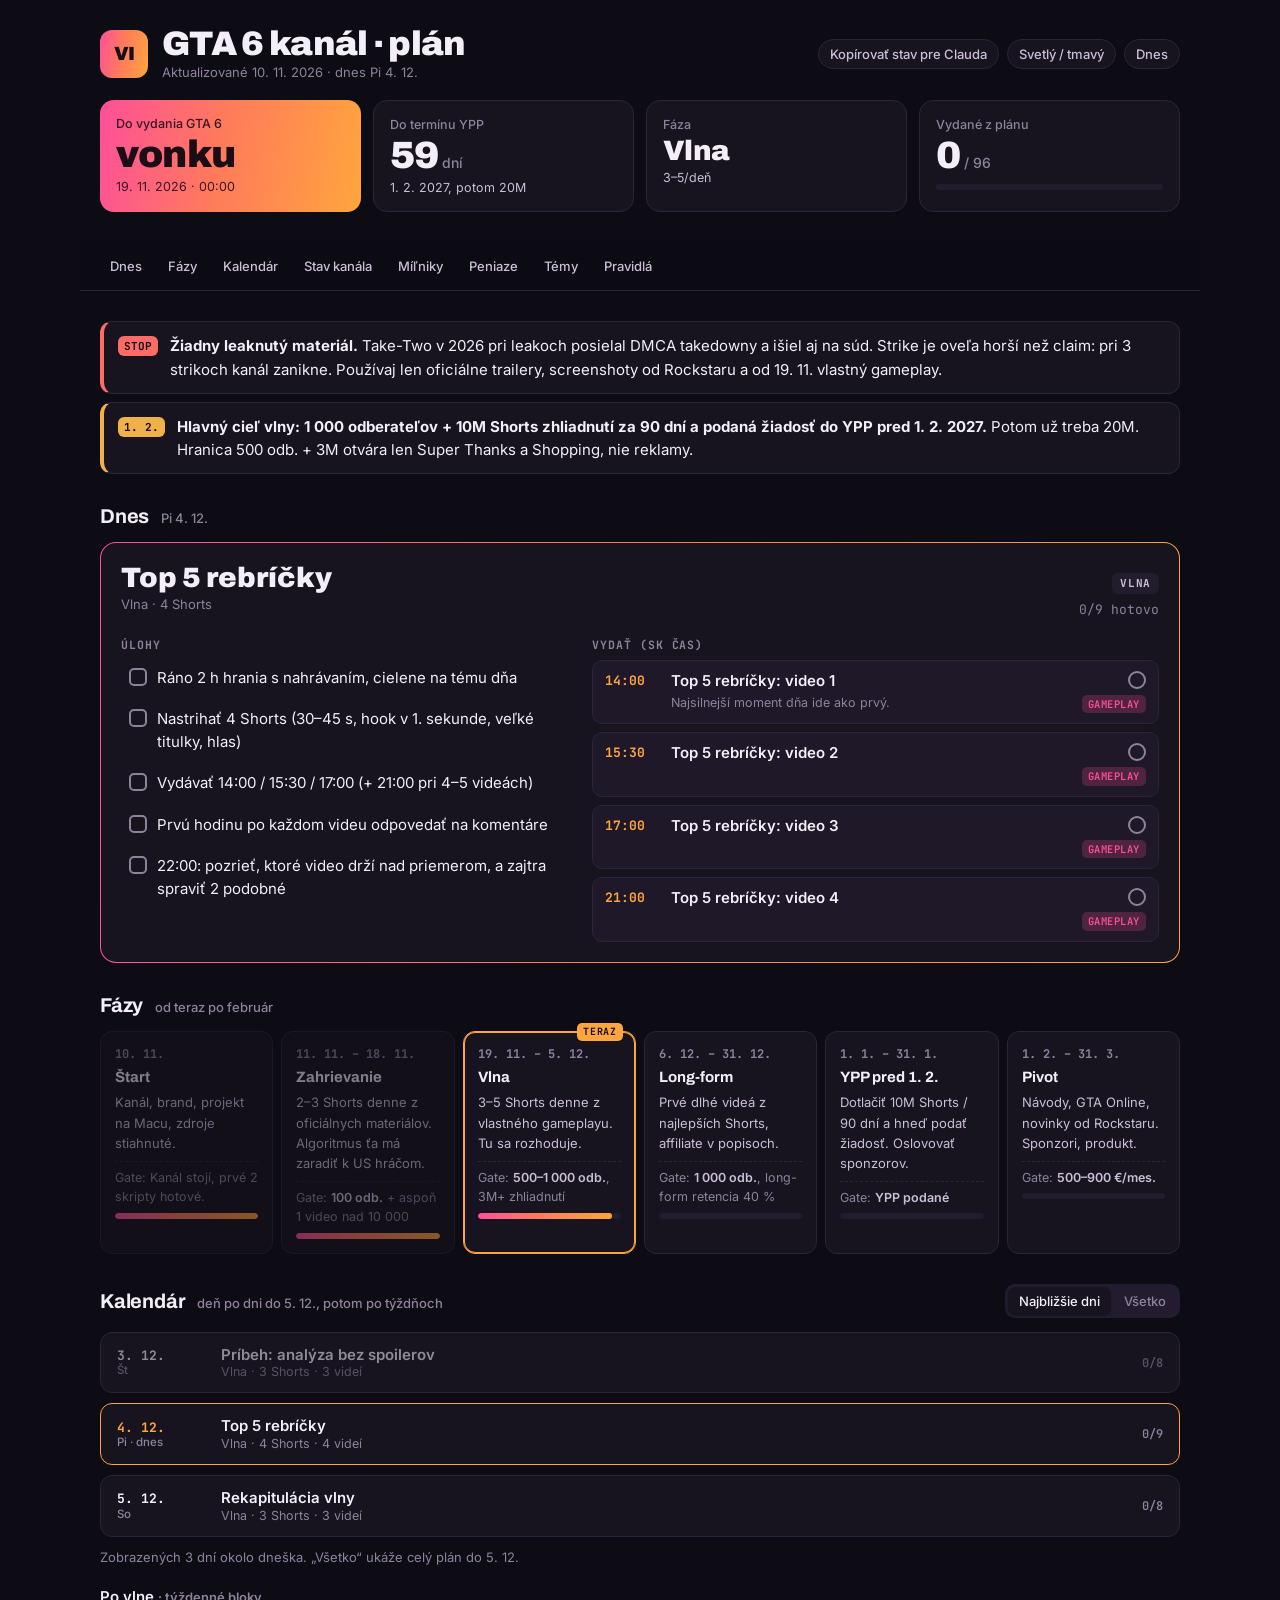
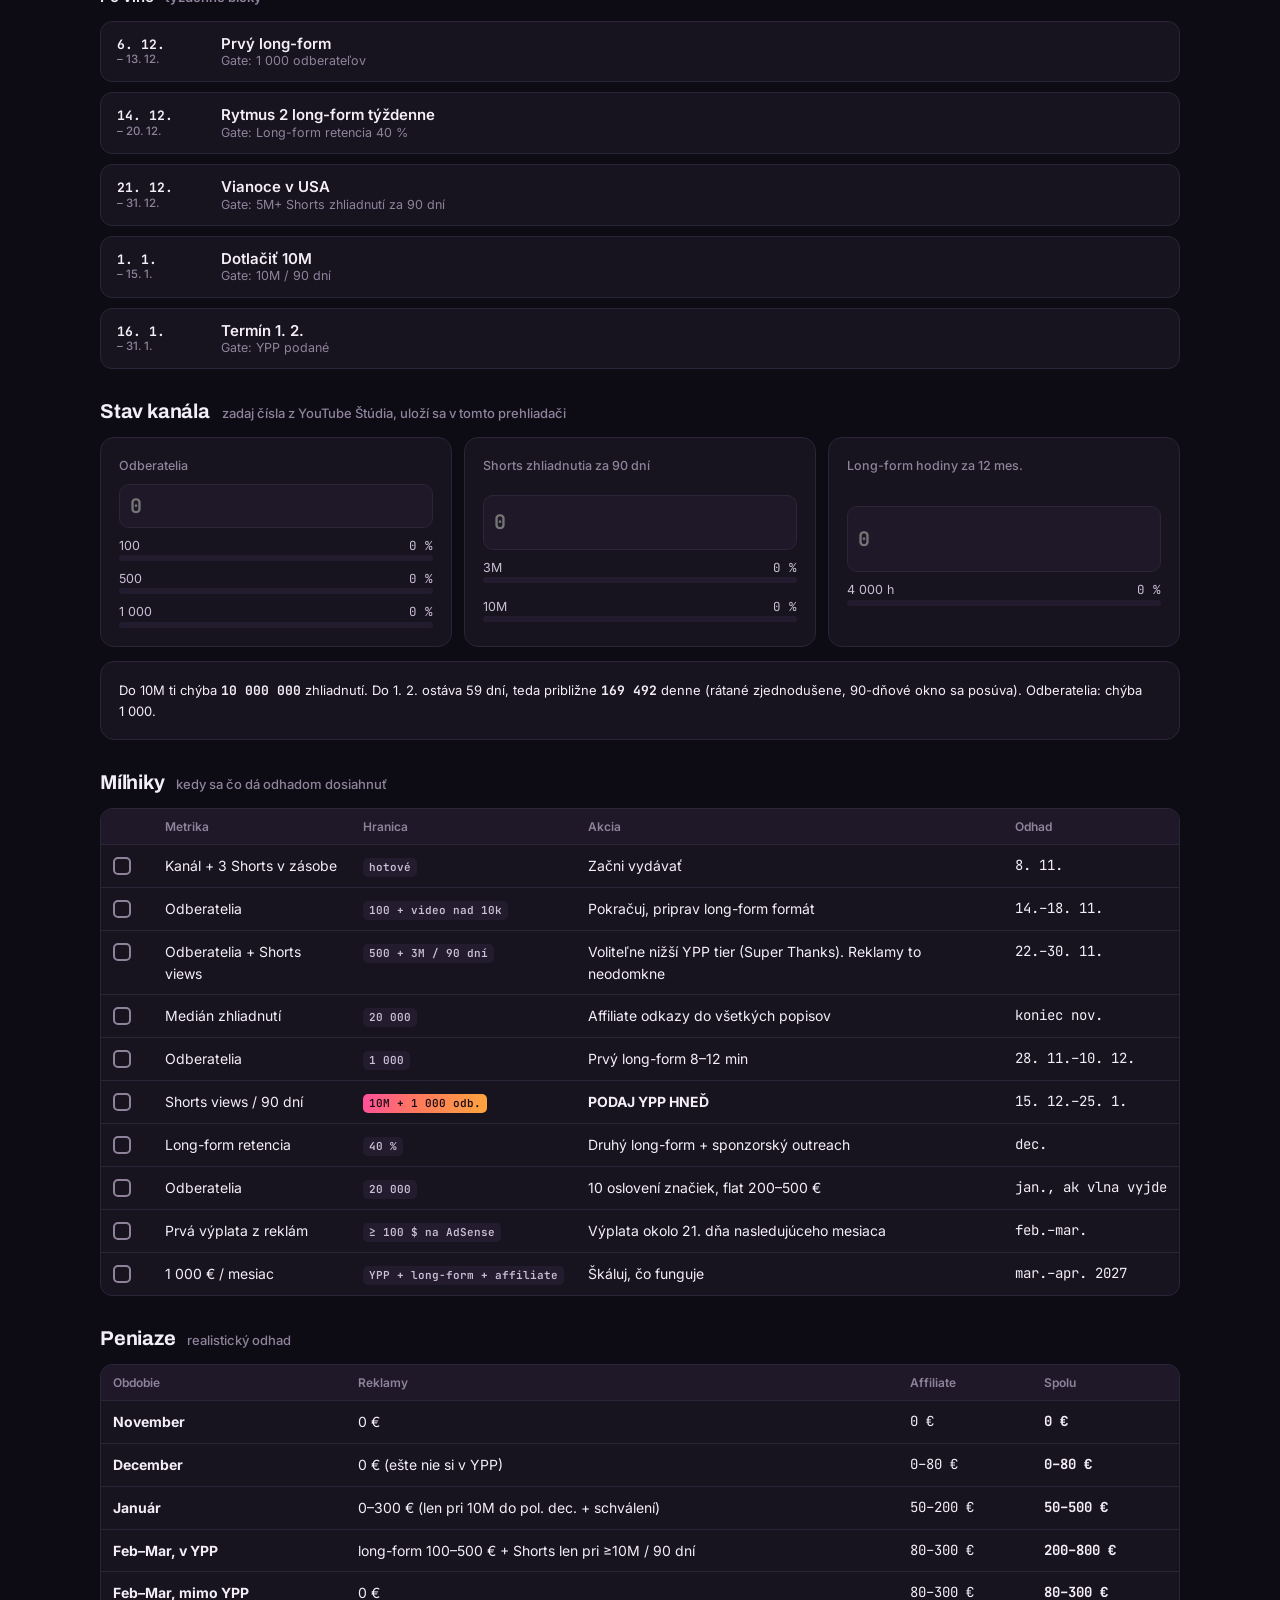
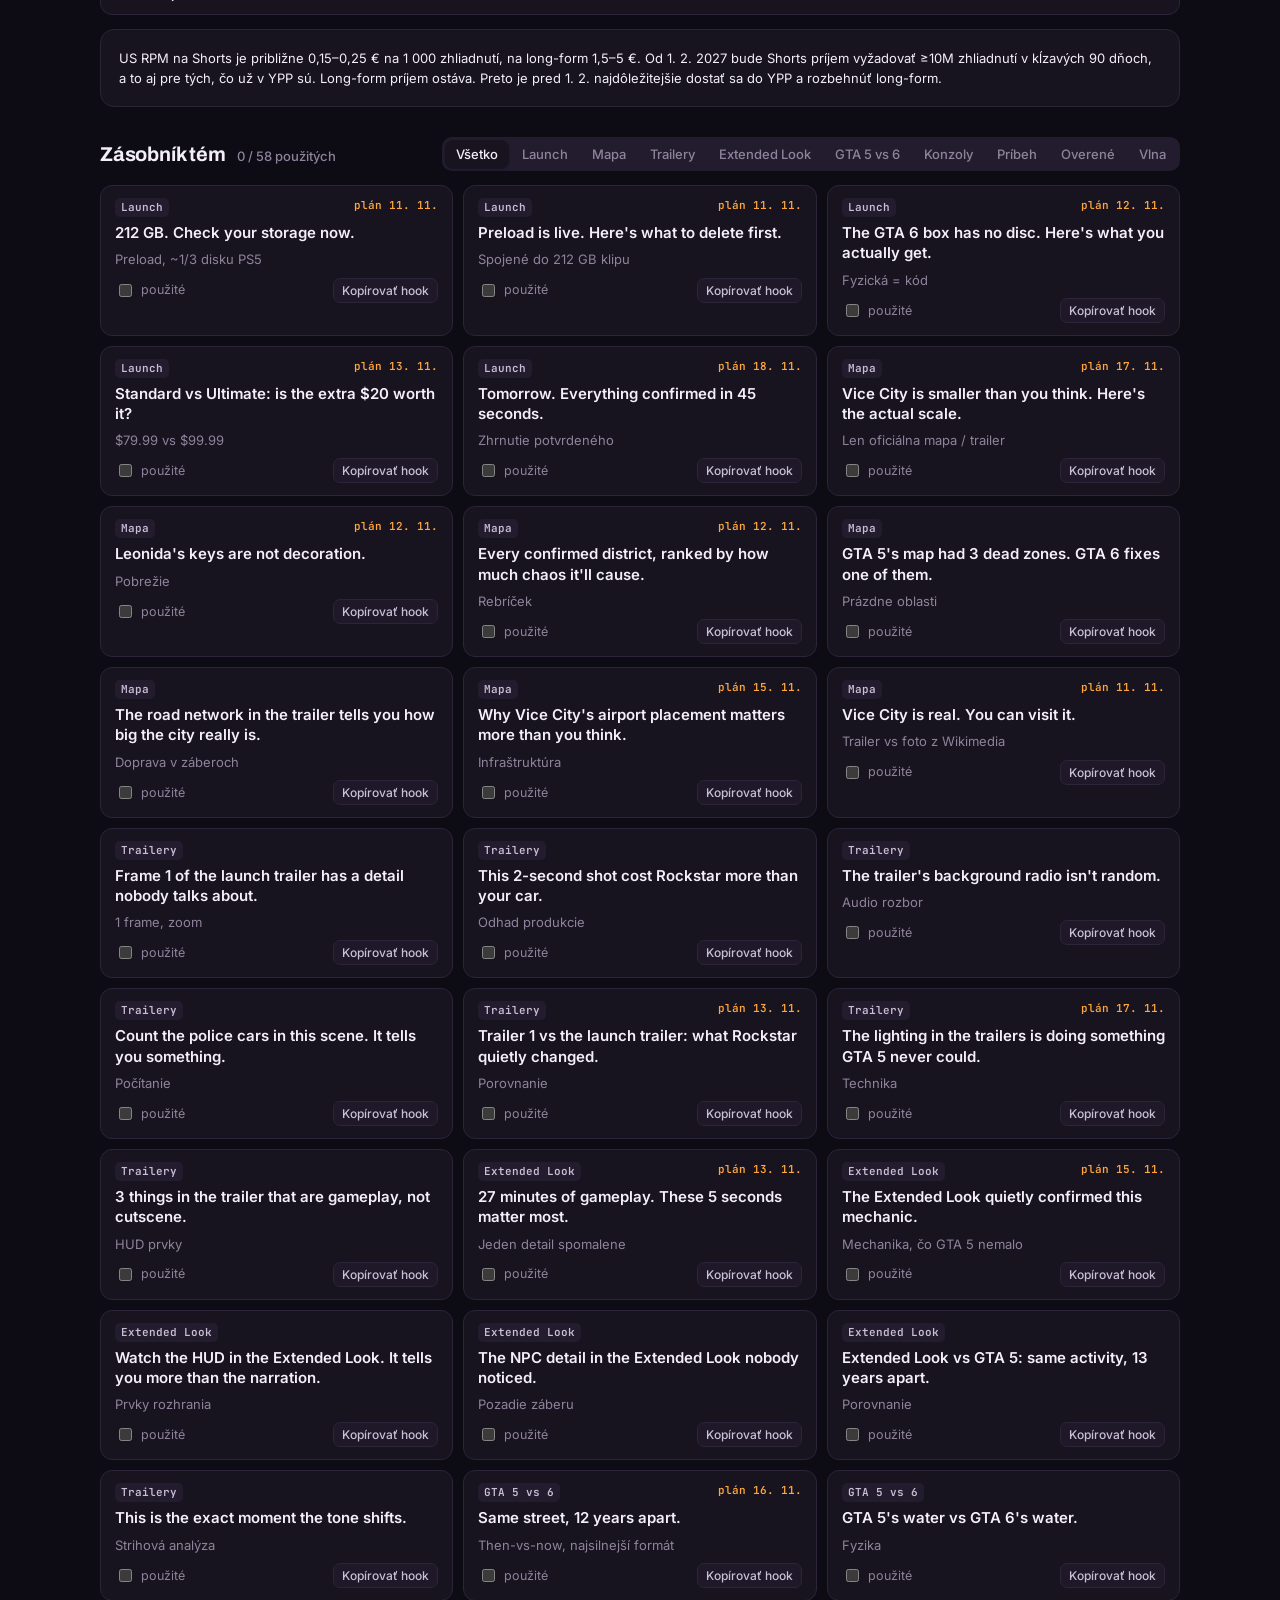
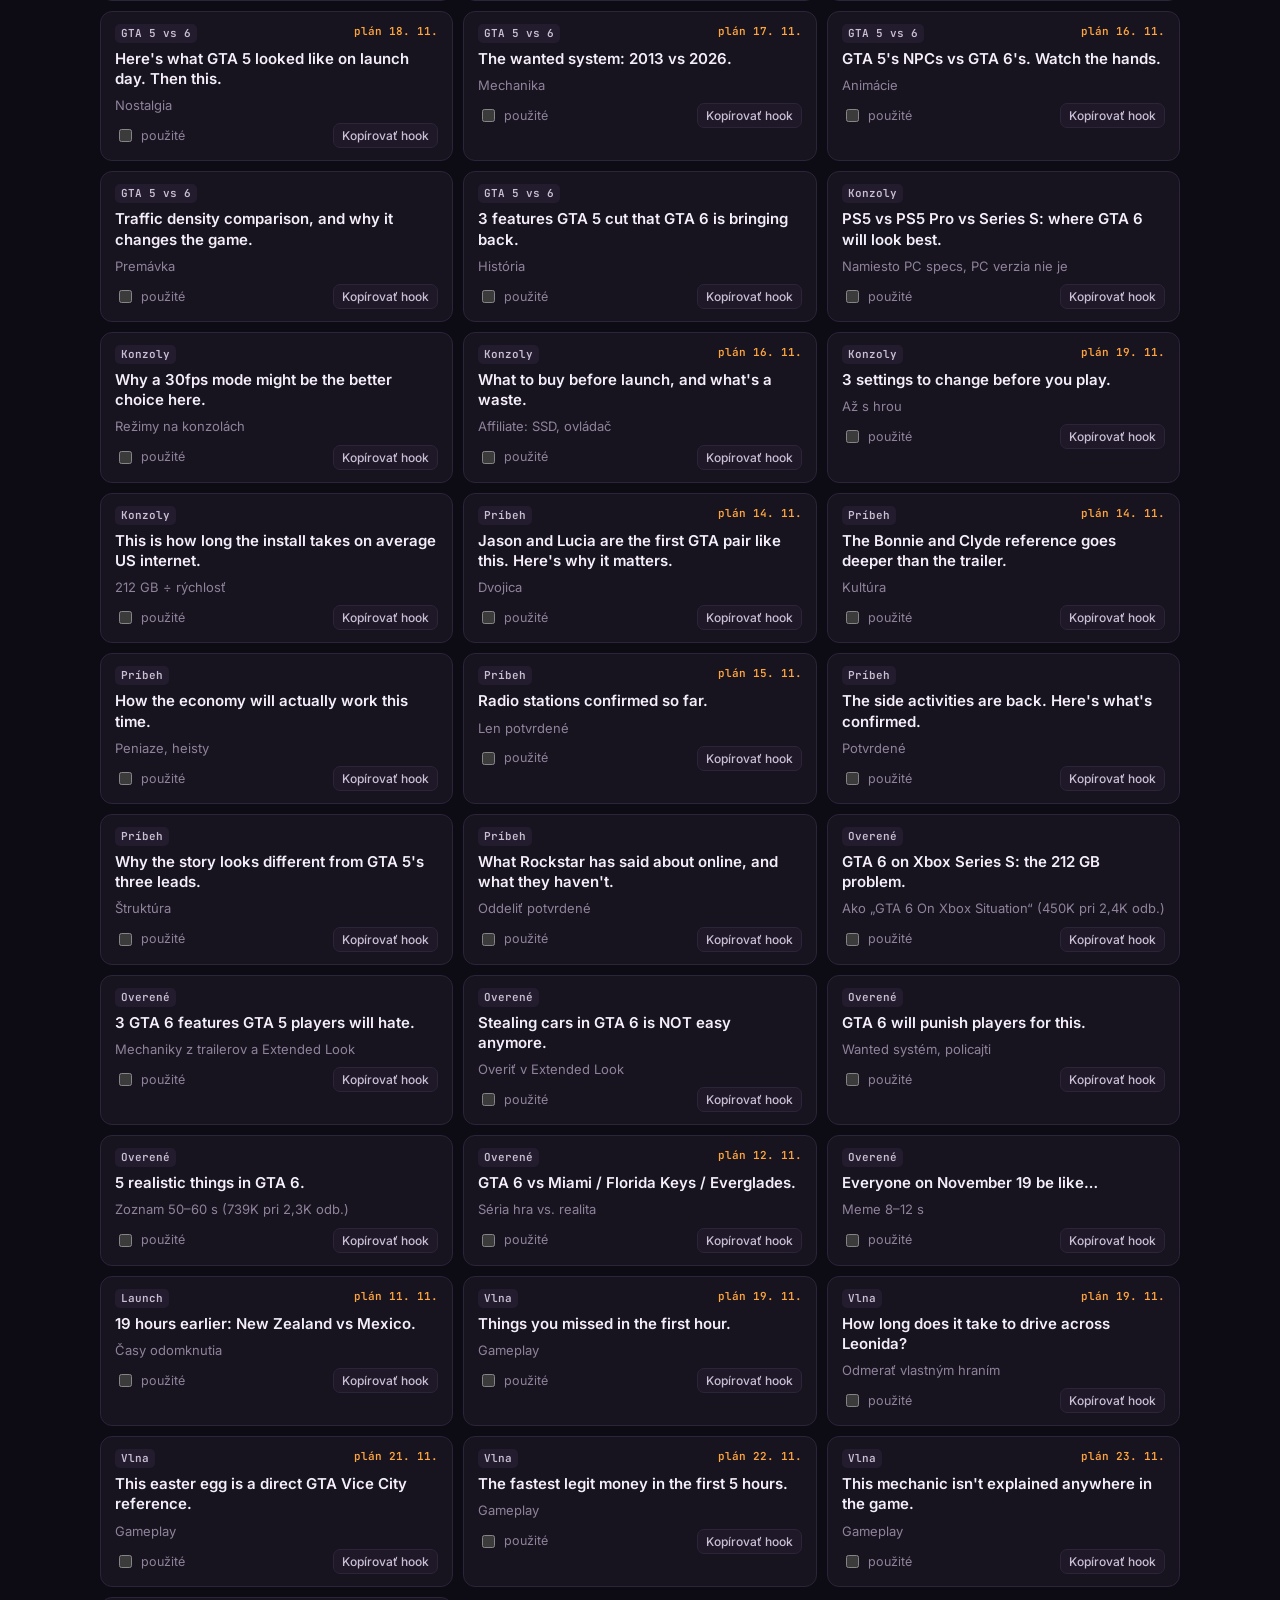
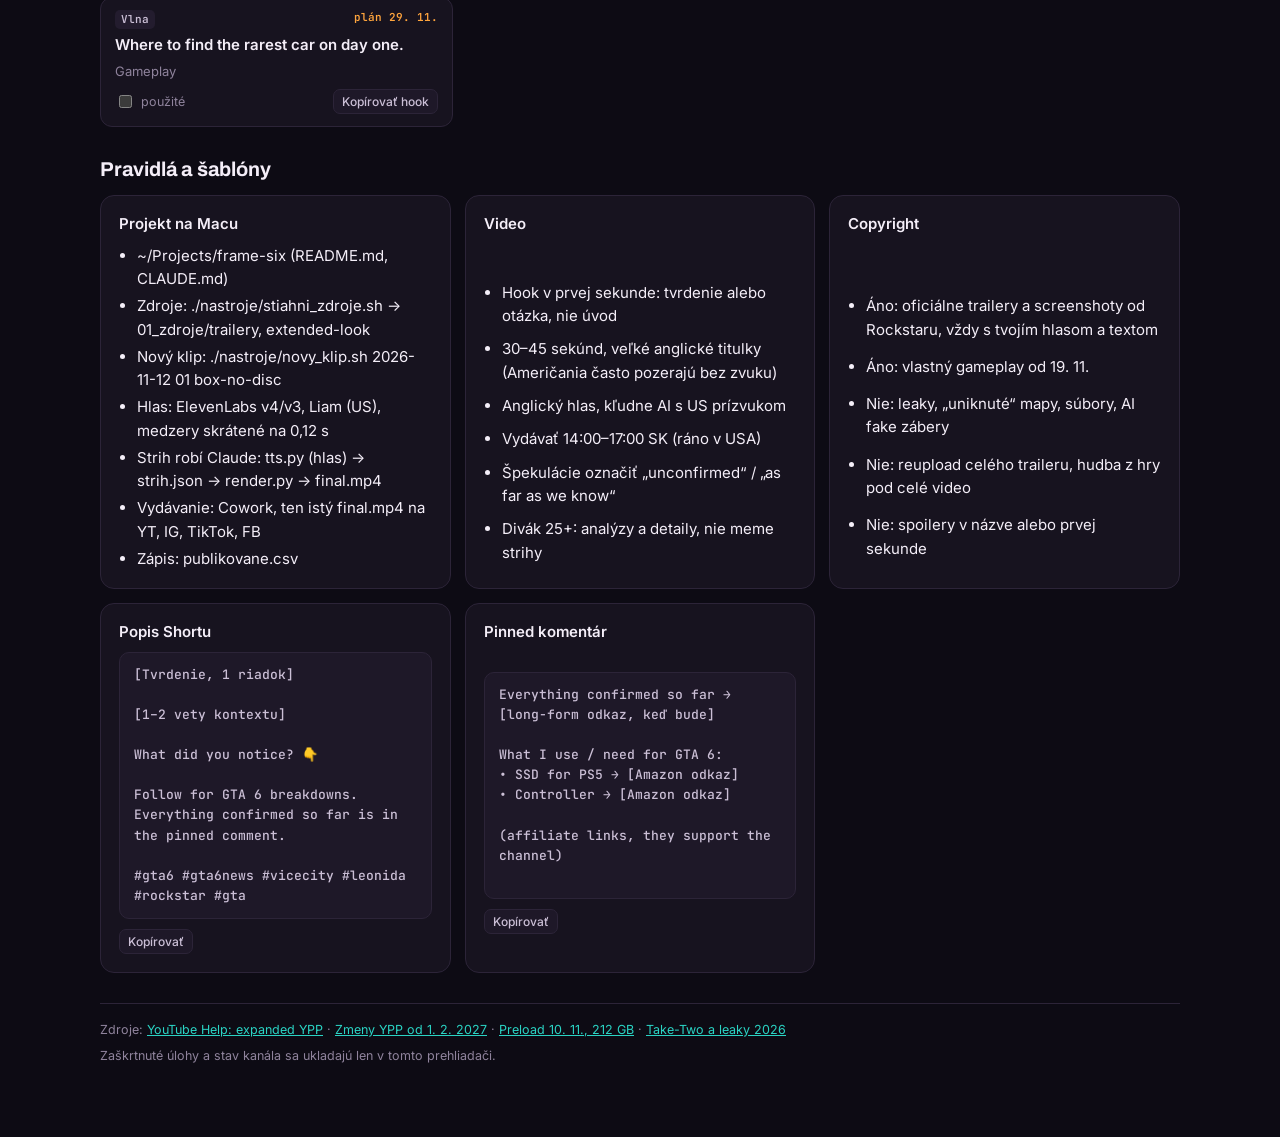
<file: panel/gta6/index.html>
<!doctype html>
<html lang="sk">
<head>
<meta charset="utf-8">
<meta name="viewport" content="width=device-width, initial-scale=1">
<meta name="robots" content="noindex, nofollow">
<title>GTA 6 kanál · plán</title>
<link rel="preconnect" href="https://fonts.googleapis.com">
<link rel="preconnect" href="https://fonts.gstatic.com" crossorigin>
<link rel="stylesheet" href="https://fonts.googleapis.com/css2?family=Archivo:wght@500;700;900&family=Inter:wght@400;500;600;700&family=JetBrains+Mono:wght@500;700&display=swap">
<style>
:root {
  --bg: #0d0b14; --panel: #17131f; --panel2: #1e1828; --ink: #f4eef8; --ink2: #cbbfd6; --muted: #8f839c; --line: #2c2438; --soft: #231c2e;
  --pink: #ff4f9a; --orange: #ffa53d; --teal: #2ad4c4; --violet: #9b7bff;
  --good: #3ccf8e; --warn: #f0b04a; --bad: #ff6b66;
  --grad: linear-gradient(100deg, #ff4f9a 0%, #ff7a5c 45%, #ffa53d 100%);
  --display: "Archivo", "Inter", system-ui, sans-serif;
  --sans: "Inter", -apple-system, "Segoe UI", system-ui, sans-serif;
  --mono: "JetBrains Mono", ui-monospace, Menlo, monospace;
  color-scheme: dark;
}
:root[data-theme="light"] {
  --bg: #faf6f2; --panel: #ffffff; --panel2: #fbf8f5; --ink: #1d1626; --ink2: #43384f; --muted: #7d7189; --line: #ebe2da; --soft: #f3ece6;
  --pink: #e0307e; --orange: #d9791a; --teal: #0f9e92; --violet: #6a48e0; --good: #1f9d63; --warn: #b9740f; --bad: #cf3f3a;
  color-scheme: light;
}
* { box-sizing: border-box }
html { -webkit-text-size-adjust: 100% }
body { margin: 0; background: var(--bg); color: var(--ink); font: 15px/1.55 var(--sans) }
a { color: var(--teal) }
.wrap { max-width: 1120px; margin: 0 auto; padding: 26px 20px 72px; display: grid; grid-template-columns: minmax(0,1fr); gap: 30px }
.wrap > *, .grid > *, .card { min-width: 0 }
@media (max-width: 560px) { .wrap { padding: 18px 14px 56px; gap: 24px } }

/* header */
header { display: grid; gap: 18px }
.top { display: flex; flex-wrap: wrap; gap: 12px 20px; align-items: center; justify-content: space-between }
.brand { display: flex; gap: 14px; align-items: center }
.logo { width: 48px; height: 48px; border-radius: 12px; background: var(--grad); display: grid; place-items: center; flex: none }
.logo span { font: 900 19px var(--display); color: #1a0d16; letter-spacing: -.03em }
h1 { margin: 0; font: 900 clamp(24px, 3.6vw, 34px)/1.05 var(--display); letter-spacing: -.02em }
.sub { color: var(--muted); font-size: 13px }
.chips { display: flex; gap: 8px; flex-wrap: wrap }
.chip { display: inline-flex; align-items: center; gap: 6px; padding: 6px 11px; border-radius: 999px; background: var(--panel); border: 1px solid var(--line);
  font: 500 13px var(--sans); color: var(--ink2); text-decoration: none; cursor: pointer }
.chip:hover { border-color: var(--muted) }

.hero { display: grid; grid-template-columns: repeat(4, minmax(0,1fr)); gap: 12px }
@media (max-width: 820px) { .hero { grid-template-columns: repeat(2, minmax(0,1fr)) } }
.count { background: var(--panel); border: 1px solid var(--line); border-radius: 14px; padding: 14px 16px; display: grid; gap: 2px; align-content: start }
.count .lab { font-size: 12.5px; color: var(--muted); font-weight: 500 }
.count .val { font: 900 clamp(26px, 4vw, 38px)/1.05 var(--display); letter-spacing: -.02em }
.count .val small { font: 500 14px var(--sans); color: var(--muted); margin-left: 4px; letter-spacing: 0 }
.count .note { font-size: 12.5px; color: var(--ink2) }
.count.hot { background: var(--grad); border: 0; color: #1a0d16 }
.count.hot .lab, .count.hot .note, .count.hot .val small { color: #3a1526 }

/* sections */
section { display: grid; gap: 14px; scroll-margin-top: 70px }
h2 { margin: 0; font: 700 20px/1.2 var(--display); letter-spacing: -.01em }
h2 small { font: 500 13px var(--sans); color: var(--muted); margin-left: 8px; letter-spacing: 0 }
h3 { margin: 0; font: 600 15px/1.3 var(--sans) }
.card { background: var(--panel); border: 1px solid var(--line); border-radius: 14px; padding: 18px }
.grid { display: grid; gap: 14px }
.g2 { grid-template-columns: repeat(auto-fit, minmax(300px, 1fr)) }
.g3 { grid-template-columns: repeat(auto-fit, minmax(250px, 1fr)) }
p { margin: 0 }
.muted { color: var(--muted) }
.small { font-size: 13px }
.mono { font-family: var(--mono) }

nav.jump { position: sticky; top: 0; z-index: 5; background: color-mix(in srgb, var(--bg) 88%, transparent); backdrop-filter: blur(8px);
  margin: 0 -20px; padding: 10px 20px; border-bottom: 1px solid var(--line); display: flex; gap: 6px; overflow-x: auto; scrollbar-width: none }
nav.jump::-webkit-scrollbar { display: none }
nav.jump a { flex: none; font: 500 13px var(--sans); color: var(--ink2); text-decoration: none; padding: 6px 10px; border-radius: 8px }
nav.jump a:hover { background: var(--soft); color: var(--ink) }
@media (max-width: 560px) { nav.jump { margin: 0 -14px; padding: 8px 14px } }

/* alerts */
.alerts { display: grid; gap: 8px }
.alert { display: flex; gap: 12px; align-items: flex-start; padding: 12px 14px; border-radius: 12px; background: var(--panel); border: 1px solid var(--line); border-left: 4px solid var(--warn) }
.alert.bad { border-left-color: var(--bad) }
.alert.good { border-left-color: var(--teal) }
.alert .ic { font: 700 11px var(--mono); padding: 3px 6px; border-radius: 6px; color: #160d14; background: var(--warn); flex: none; margin-top: 2px }
.alert.bad .ic { background: var(--bad) }
.alert.good .ic { background: var(--teal) }

/* today */
.today { border: 1px solid transparent; background: linear-gradient(var(--panel), var(--panel)) padding-box, var(--grad) border-box; border-radius: 16px; padding: 20px; display: grid; gap: 16px }
.today .head { display: flex; flex-wrap: wrap; gap: 8px 16px; align-items: baseline; justify-content: space-between }
.today .date { font: 900 clamp(22px, 3vw, 28px)/1.1 var(--display) }
.phase-tag { display: inline-block; font: 700 11px/1 var(--mono); letter-spacing: .06em; text-transform: uppercase; padding: 5px 8px; border-radius: 6px; background: var(--soft); color: var(--ink2) }
.cols { display: grid; grid-template-columns: minmax(0, 1fr) minmax(0, 1.25fr); gap: 18px }
@media (max-width: 760px) { .cols { grid-template-columns: minmax(0,1fr) } }
.colh { font: 700 11.5px var(--mono); letter-spacing: .08em; text-transform: uppercase; color: var(--muted); margin-bottom: 8px }

/* checklist */
ul.chk { list-style: none; margin: 0; padding: 0; display: grid; gap: 6px }
ul.chk li label { display: flex; gap: 10px; align-items: flex-start; cursor: pointer; padding: 6px 8px; border-radius: 8px }
ul.chk li label:hover { background: var(--soft) }
ul.chk input { appearance: none; width: 18px; height: 18px; border: 2px solid var(--muted); border-radius: 5px; flex: none; margin: 2px 0 0; cursor: pointer; display: grid; place-items: center }
ul.chk input:checked { background: var(--teal); border-color: var(--teal) }
ul.chk input:checked::after { content: ""; width: 5px; height: 9px; border: solid #0d0b14; border-width: 0 2px 2px 0; transform: rotate(45deg) translate(-1px,-1px) }
ul.chk input:checked + span { color: var(--muted); text-decoration: line-through }
ul.chk input:focus-visible { outline: 2px solid var(--orange); outline-offset: 2px }

/* publish list */
.pub { display: grid; gap: 8px }
.pv { display: grid; grid-template-columns: 56px minmax(0,1fr) auto; gap: 10px; align-items: start; padding: 10px 12px; border-radius: 10px; background: var(--panel2); border: 1px solid var(--line) }
.pv .t { font: 700 13px var(--mono); color: var(--orange); padding-top: 1px }
.pv .h { font-weight: 600; line-height: 1.35 }
.pv .n { font-size: 12.5px; color: var(--muted); margin-top: 2px }
.pv .k { font: 600 10.5px/1 var(--mono); letter-spacing: .05em; text-transform: uppercase; padding: 4px 6px; border-radius: 5px; background: var(--soft); color: var(--ink2); white-space: nowrap }
.pv .k.gp { background: color-mix(in srgb, var(--pink) 22%, transparent); color: var(--pink) }
.pv .k.aff { background: color-mix(in srgb, var(--teal) 20%, transparent); color: var(--teal) }
.pv input { appearance: none; width: 18px; height: 18px; border: 2px solid var(--muted); border-radius: 50%; cursor: pointer; margin: 0; display: grid; place-items: center }
.pv input:checked { background: var(--good); border-color: var(--good) }
.pv.done { opacity: .55 }
.pv.done .h { text-decoration: line-through }
.pv .right { display: grid; gap: 6px; justify-items: end }
.ms { display: flex; gap: 10px; align-items: flex-start; padding: 10px 12px; border-radius: 10px; background: color-mix(in srgb, var(--violet) 14%, transparent); border: 1px solid color-mix(in srgb, var(--violet) 35%, transparent); font-size: 14px }
.ms b { color: var(--violet) }

/* phases */
.phases { display: grid; grid-template-columns: repeat(6, minmax(0,1fr)); gap: 8px }
@media (max-width: 900px) { .phases { grid-template-columns: repeat(2, minmax(0,1fr)) } }
@media (max-width: 480px) { .phases { grid-template-columns: minmax(0,1fr) } }
.ph { background: var(--panel); border: 1px solid var(--line); border-radius: 12px; padding: 14px; display: grid; gap: 6px; align-content: start; position: relative }
.ph .d { font: 700 12px var(--mono); color: var(--muted) }
.ph .nm { font: 700 15px/1.25 var(--display) }
.ph .gl { font-size: 13px; color: var(--ink2) }
.ph .gt { font-size: 12.5px; color: var(--muted); border-top: 1px dashed var(--line); padding-top: 6px; margin-top: 2px }
.ph .gt b { color: var(--ink2); font-weight: 600 }
.ph.now { border-color: var(--orange); box-shadow: 0 0 0 1px var(--orange) inset }
.ph.now::before { content: "TERAZ"; position: absolute; top: -9px; right: 12px; font: 700 10px/1 var(--mono); letter-spacing: .08em; background: var(--orange); color: #1a0d16; padding: 4px 6px; border-radius: 5px }
.ph.past { opacity: .5 }
.bar { height: 6px; border-radius: 99px; background: var(--soft); overflow: hidden }
.bar i { display: block; height: 100%; background: var(--grad); border-radius: 99px }

/* calendar */
.calbar { display: flex; flex-wrap: wrap; gap: 8px; align-items: center; justify-content: space-between }
.seg { display: inline-flex; background: var(--soft); border-radius: 10px; padding: 3px; gap: 2px; flex-wrap: wrap }
.seg button { border: 0; background: none; color: var(--muted); font: 500 13px var(--sans); padding: 6px 11px; border-radius: 8px; cursor: pointer }
.seg button[aria-pressed="true"] { background: var(--panel); color: var(--ink); box-shadow: 0 1px 2px #0005 }
.days { display: grid; gap: 10px }
details.day { background: var(--panel); border: 1px solid var(--line); border-radius: 12px; overflow: hidden }
details.day[open] { border-color: color-mix(in srgb, var(--orange) 45%, var(--line)) }
details.day summary { list-style: none; cursor: pointer; padding: 12px 16px; display: grid; grid-template-columns: 92px minmax(0,1fr) auto; gap: 12px; align-items: center }
details.day summary::-webkit-details-marker { display: none }
details.day summary:hover { background: var(--soft) }
details.day .dd { font: 700 13px/1.2 var(--mono) }
details.day .dd small { display: block; font: 500 11.5px var(--sans); color: var(--muted) }
details.day .tt { font-weight: 600; line-height: 1.3 }
details.day .tt small { display: block; font-weight: 400; font-size: 12.5px; color: var(--muted) }
details.day .pr { font: 600 12px var(--mono); color: var(--muted); white-space: nowrap }
details.day .pr.full { color: var(--good) }
details.day .body { padding: 4px 16px 16px; display: grid; gap: 14px }
details.day.is-today { border-color: var(--orange) }
details.day.is-today .dd { color: var(--orange) }
details.day.is-past summary { opacity: .55 }
details.day.launch { background: linear-gradient(var(--panel), var(--panel)) padding-box, var(--grad) border-box; border: 1px solid transparent }
.wk { display: grid; gap: 10px }

/* tables */
.tw { overflow-x: auto; border: 1px solid var(--line); border-radius: 12px; background: var(--panel) }
table { width: 100%; border-collapse: collapse; font-size: 14px }
th, td { text-align: left; padding: 10px 12px; border-bottom: 1px solid var(--line); vertical-align: top }
th { font: 600 12px var(--sans); color: var(--muted); background: var(--panel2); white-space: nowrap }
tr:last-child td { border-bottom: 0 }
td.num { font-family: var(--mono); white-space: nowrap }
tr.hit td { background: color-mix(in srgb, var(--good) 9%, transparent) }
.tag { display: inline-block; font: 600 11px/1 var(--mono); padding: 4px 6px; border-radius: 5px; background: var(--soft); color: var(--ink2); white-space: nowrap }
.tag.key { background: var(--grad); color: #1a0d16 }

/* status */
.stat { display: grid; grid-template-columns: repeat(3, minmax(0,1fr)); gap: 12px }
@media (max-width: 760px) { .stat { grid-template-columns: minmax(0,1fr) } }
.inp { display: grid; gap: 8px }
.inp label { font-size: 12.5px; color: var(--muted); font-weight: 500 }
.inp input { width: 100%; font: 700 20px var(--mono); color: var(--ink); background: var(--panel2); border: 1px solid var(--line); border-radius: 10px; padding: 8px 10px }
.inp input:focus { outline: 2px solid var(--orange); outline-offset: 1px }
.inp .pg { font-size: 12.5px; color: var(--ink2) }

/* topics */
.tfilter { display: flex; flex-wrap: wrap; gap: 8px; align-items: center; justify-content: space-between }
.topics { display: grid; grid-template-columns: repeat(auto-fill, minmax(280px, 1fr)); gap: 10px }
.tp { background: var(--panel); border: 1px solid var(--line); border-radius: 12px; padding: 12px 14px; display: grid; gap: 6px; align-content: start }
.tp .hk { font-weight: 600; line-height: 1.35 }
.tp .sh { font-size: 13px; color: var(--muted) }
.tp .ft { display: flex; justify-content: space-between; gap: 8px; align-items: center; margin-top: 2px }
.tp label { font-size: 12.5px; color: var(--muted); display: inline-flex; gap: 6px; align-items: center; cursor: pointer }
.tp.used { opacity: .5 }
.tp.used .hk { text-decoration: line-through }
.tp .when { font: 600 11px var(--mono); color: var(--orange) }
.copy { border: 1px solid var(--line); background: var(--panel2); color: var(--ink2); font: 500 12px var(--sans); padding: 4px 8px; border-radius: 7px; cursor: pointer }
.copy:hover { border-color: var(--muted) }

pre.box { margin: 0; white-space: pre-wrap; font: 500 13px/1.55 var(--mono); background: var(--panel2); border: 1px solid var(--line); border-radius: 10px; padding: 12px 14px; color: var(--ink2) }
ul.plain { margin: 0; padding-left: 18px; display: grid; gap: 4px }
footer { color: var(--muted); font-size: 12.5px; border-top: 1px solid var(--line); padding-top: 16px; display: grid; gap: 6px }
</style>
</head>
<body>
<div class="wrap">

<header>
  <div class="top">
    <div class="brand">
      <div class="logo"><span>VI</span></div>
      <div>
        <h1>GTA 6 kanál · plán</h1>
        <div class="sub" id="updated"></div>
      </div>
    </div>
    <div class="chips">
      <button class="chip" id="copyState" type="button">Kopírovať stav pre Clauda</button>
      <button class="chip" id="themeBtn" type="button">Svetlý / tmavý</button>
      <a class="chip" href="#dnes">Dnes</a>
    </div>
  </div>
  <div class="hero" id="hero"></div>
</header>

<nav class="jump" aria-label="Sekcie">
  <a href="#dnes">Dnes</a><a href="#fazy">Fázy</a><a href="#kalendar">Kalendár</a><a href="#stav">Stav kanála</a>
  <a href="#gate">Míľniky</a><a href="#peniaze">Peniaze</a><a href="#temy">Témy</a><a href="#pravidla">Pravidlá</a>
</nav>

<div class="alerts" id="alerts"></div>

<section id="dnes">
  <h2>Dnes <small id="todaySub"></small></h2>
  <div id="today"></div>
</section>

<section id="fazy">
  <h2>Fázy <small>od teraz po február</small></h2>
  <div class="phases" id="phases"></div>
</section>

<section id="kalendar">
  <div class="calbar">
    <h2>Kalendár <small>deň po dni do 5. 12., potom po týždňoch</small></h2>
    <div class="seg" id="calFilter" role="group" aria-label="Filter">
      <button type="button" data-f="next" aria-pressed="true">Najbližšie dni</button>
      <button type="button" data-f="all" aria-pressed="false">Všetko</button>
    </div>
  </div>
  <div class="days" id="days"></div>
  <h3 style="margin-top:6px">Po vlne <span class="muted small">· týždenné bloky</span></h3>
  <div class="wk" id="weeks"></div>
</section>

<section id="stav">
  <h2>Stav kanála <small>zadaj čísla z YouTube Štúdia, uloží sa v tomto prehliadači</small></h2>
  <div class="stat" id="stat"></div>
  <div class="card small" id="statNote"></div>
</section>

<section id="gate">
  <h2>Míľniky <small>kedy sa čo dá odhadom dosiahnuť</small></h2>
  <div class="tw"><table id="gates"></table></div>
</section>

<section id="peniaze">
  <h2>Peniaze <small>realistický odhad</small></h2>
  <div class="tw"><table id="money"></table></div>
  <div class="card small" id="moneyNote"></div>
</section>

<section id="temy">
  <div class="tfilter">
    <h2>Zásobník tém <small id="topicCount"></small></h2>
    <div class="seg" id="topicFilter" role="group" aria-label="Kategória"></div>
  </div>
  <div class="topics" id="topics"></div>
</section>

<section id="pravidla">
  <h2>Pravidlá a šablóny</h2>
  <div class="grid g2" id="rules"></div>
</section>

<footer id="foot"></footer>
</div>

<script>
const DATA = {
  updated: "2026-11-10",
  launch: "2026-11-19",
  yppDeadline: "2027-02-01",
  waveEnd: "2026-12-05",

  alerts: [
    { lvl: "bad", ic: "STOP", html: "<b>Žiadny leaknutý materiál.</b> Take-Two v 2026 pri leakoch posielal DMCA takedowny a išiel aj na súd. Strike je oveľa horší než claim: pri 3 strikoch kanál zanikne. Používaj len oficiálne trailery, screenshoty od Rockstaru a od 19. 11. vlastný gameplay." },
    { lvl: "warn", ic: "1. 2.", html: "<b>Hlavný cieľ vlny: 1 000 odberateľov + 10M Shorts zhliadnutí za 90 dní a podaná žiadosť do YPP pred 1. 2. 2027.</b> Potom už treba 20M. Hranica 500 odb. + 3M otvára len Super Thanks a Shopping, nie reklamy." },
    { lvl: "good", ic: "10. 11.", until: "2026-11-12", html: "<b>Preload beží od 10. 11.</b> (PS5 o polnoci miestneho času, Xbox o 00:00 GMT), hra má až 212 GB. Prvé video 11. 11. je presne o tom." }
  ],

  phases: [
    { id: "setup", name: "Štart", from: "2026-11-10", to: "2026-11-10", goal: "Kanál, brand, projekt na Macu, zdroje stiahnuté.", gate: "Kanál stojí, prvé 2 skripty hotové." , pace: "—" },
    { id: "warm", name: "Zahrievanie", from: "2026-11-11", to: "2026-11-18", goal: "2–3 Shorts denne z oficiálnych materiálov. Algoritmus ťa má zaradiť k US hráčom.", gate: "<b>100 odb.</b> + aspoň 1 video nad 10 000", pace: "2–3/deň" },
    { id: "wave", name: "Vlna", from: "2026-11-19", to: "2026-12-05", goal: "3–5 Shorts denne z vlastného gameplayu. Tu sa rozhoduje.", gate: "<b>500–1 000 odb.</b>, 3M+ zhliadnutí", pace: "3–5/deň" },
    { id: "long", name: "Long-form", from: "2026-12-06", to: "2026-12-31", goal: "Prvé dlhé videá z najlepších Shorts, affiliate v popisoch.", gate: "<b>1 000 odb.</b>, long-form retencia 40 %", pace: "2–3 Shorts + 2 long/týž." },
    { id: "ypp", name: "YPP pred 1. 2.", from: "2027-01-01", to: "2027-01-31", goal: "Dotlačiť 10M Shorts / 90 dní a hneď podať žiadosť. Oslovovať sponzorov.", gate: "<b>YPP podané</b>", pace: "2–3 Shorts + 3 long/týž." },
    { id: "pivot", name: "Pivot", from: "2027-02-01", to: "2027-03-31", goal: "Návody, GTA Online, novinky od Rockstaru. Sponzori, produkt.", gate: "<b>500–900 €/mes.</b>", pace: "podľa dát" }
  ],

  /* úlohy, o ktorých vieme, že sú hotové (prehliadač ich môže prepísať) */
  baseline: { "2026-11-10:t0": 1, "2026-11-10:t1": 1, "2026-11-10:t2": 1, "2026-11-10:t3": 1, "2026-11-10:t4": 1, "2026-11-10:t5": 1, "2026-11-10:t7": 1, "2026-11-10:t8": 1, "2026-11-11:t0": 1, "2026-11-11:t1": 1, "2026-11-11:t2": 1 },

  days: [
    { date: "2026-11-10", title: "Štart kanála", sub: "Dnes večer · nič nevydávaš",
      tasks: [
        "Kanál Frame Six (@framesixhq) pod osobným účtom",
        "Banner, profilovka, vodoznak, opis kanála",
        "Projekt ~/Projects/frame-six: priečinky, nástroje, prvé 2 skripty na 11. 11.",
        "2-krokové overenie na Google účte (YPP ho vyžaduje)",
        "Nastavenia: publikum „nie je určené pre deti“, kľúčové slová, predvolené nahrávanie (Gaming, English), filtre komentárov",
        "Overenie telefónom na youtube.com/verify",
        "Instagram (Creator) + Facebook stránka + TikTok s handle @framesixhq (až keď budú čísla z YouTube)",
        "Zdroje stiahnuté (Trailer 1, 2, Launch, Pre-Load, Extended Look upútavky), chýba len 27-min Extended Look",
        "Over si hardvér: PS5/Xbox + predobjednávka + funkčné nahrávanie. Bez toho vlna 19. 11. nefunguje"
      ], publish: [] },
    { date: "2026-11-11", title: "Prvé videá", sub: "Strih robí Claude · ty schvaľuješ",
      tasks: [
        "Založiť profily na IG / TikTok / FB (@framesixhq). Postovať tam až keď budú čísla z YouTube",
        "Prvú hodinu po vydaní odpovedať na komentáre",
        "Večer: pozrieť v Studiu zhliadnutia a % ktorí pozreli celé, napísať Claudovi čo funguje"
      ],
      publish: [
        { t: "02:45", h: "GTA 6 unlock times: who plays first?", n: "Naplánované na YT.", k: "" },
        { t: "06:45", h: "GTA 6 in 8 days (Vice loop)", n: "Naplánované na YT, bez hlasu.", k: "" },
        { t: "10:45", h: "Slim Jim or Smash? GTA 6 changed car theft", n: "Avatar + stopky (Extended Look).", k: "" },
        { t: "12:00", h: "POV: GTA 6 releases… me 3.62 sec later", n: "Meme v štýle príspevku na X (podľa príkladu z IG).", k: "" },
        { t: "18:00", h: "Vice City in 8 days", n: "Edit na beat, vlastná hudba.", k: "" }
      ] },
    { date: "2026-11-12", title: "Miami + krabica bez disku", sub: "Fyzické verzie dnes v obchodoch",
      tasks: [
        "Claude: fotky Miami z Wikimedia + strih Vice City is real",
        "Prihlásiť sa do Amazon Associates (amazon.com, US)",
        "Večer: vyhodnotiť prvé 2 videá (zhliadnutia, % ktorí pozreli celé)"
      ],
      publish: [
        { t: "00:00", h: "They say GTA 6 looks like GTA 5…", n: "Porovnanie GTA 5 vs GTA 6 nad sebou.", k: "" },
        { t: "06:00", h: "What happens when GTA 6 finally drops", n: "AI príbeh s avatarom, hlas Liam, kapitoly HOUR 1 → DAY 30.", k: "" },
        { t: "12:00", h: "7 days until we party in Vice City", n: "Krátky 9 s beat edit (letterbox).", k: "" },
        { t: "18:00", h: "Wait… Lucia was in prison in Trailer 1", n: "Meme s bielymi pruhmi, Trailer 1 vs 2.", k: "" }
      ] },
    { date: "2026-11-13", title: "Extended Look", sub: "Piatok, vyšší traffic",
      tasks: [
        "Nahrať 3 Shorts",
        "Prejsť 27-min Extended Look a zapísať 15 momentov s časovými kódmi do 01_zdroje/extended-look/poznamky.md",
        "Zoznam 20 kostier skriptov na vlnu (hook → 3 fakty → otázka)",
        "Večer: nastrihať 2 videá na víkend"
      ],
      publish: [
        { t: "00:00", h: "GTA 6 hair physics are unreal", n: "Záber pustený na TV v izbe (formát z IG).", k: "" },
        { t: "06:00", h: "Vice City: 2002 vs 2026", n: "Porovnanie nad sebou, 2002 hore.", k: "" },
        { t: "12:00", h: "POV: you said one more mission 4 hours ago", n: "Krátky meme 5 s.", k: "" },
        { t: "18:00", h: "6 days, then we drive", n: "Phonk edit áut.", k: "" }
      ] },
    { date: "2026-11-14", title: "Postavy", sub: "Sobota",
      tasks: [
        "Nahrať 2 Shorts",
        "Pozri prvý týždeň v Analytics: krajiny (cieľ: USA na 1. mieste), retencia, zdroj návštevnosti",
        "Ak dominuje SK/CZ: viac US tém (Miami, Florida, kultúra) a anglický hlas bez prízvuku"
      ],
      publish: [
        { t: "14:30", h: "Jason and Lucia are the first GTA pair like this. Here's why it matters.", n: "Rozbor dvojice, len z oficiálnych zdrojov.", k: "" },
        { t: "16:30", h: "The Bonnie and Clyde reference goes deeper than the trailer.", n: "Kultúrny kontext pre US divákov.", k: "" }
      ] },
    { date: "2026-11-15", title: "Herné mechaniky", sub: "Nedeľa",
      tasks: [
        "Nahrať 2–3 Shorts",
        "Napísať osnovu prvého long-form videa (8–12 min), aby bola hotová na december",
        "Večer: nastrihať 3 najsilnejšie videá na 16. 11."
      ],
      publish: [
        { t: "14:00", h: "The Extended Look quietly confirmed this mechanic.", n: "Jedna mechanika z gameplayu, čo GTA 5 nemalo. Len to, čo je naozaj vidieť.", k: "" },
        { t: "15:30", h: "Radio stations confirmed so far.", n: "Len potvrdené stanice.", k: "" },
        { t: "17:00", h: "Why Vice City's airport placement matters more than you think.", n: "Voliteľné.", k: "opt" }
      ] },
    { date: "2026-11-16", title: "Najsilnejšie hooky", sub: "Algoritmus ťa už pozná",
      tasks: [
        "Nahrať 3 Shorts (najsilnejšie formáty)",
        "Pinned komentár s Amazon odkazom na SSD (ak už máš Associates)",
        "Večer: nastrihať 3 videá na 17. 11."
      ],
      publish: [
        { t: "14:00", h: "Same street, 12 years apart.", n: "GTA 5 vs GTA 6, porovnanie then-vs-now. Tvoj najsilnejší formát.", k: "" },
        { t: "15:30", h: "GTA 5's NPCs vs GTA 6's. Watch the hands.", n: "Detail animácií.", k: "" },
        { t: "17:00", h: "What to buy before launch, and what's a waste.", n: "SSD rozšírenie, ovládač. Prvý affiliate Short.", k: "aff" }
      ] },
    { date: "2026-11-17", title: "Mapa a technika", sub: "",
      tasks: [
        "Nahrať 3 Shorts",
        "TEST NAHRÁVANIA: nahraj 10 min hocijakej hry cez rovnaký setup ako 19. 11. a over kvalitu + prenos do PC",
        "Priprav 3 videá na 19. 11., ktoré nepotrebujú gameplay"
      ],
      publish: [
        { t: "14:00", h: "Vice City is smaller than you think. Here's the actual scale.", n: "Len z oficiálnej mapy alebo trailerov, nie z leaku.", k: "" },
        { t: "15:30", h: "The lighting in the trailers is doing something GTA 5 never could.", n: "Technický rozbor.", k: "" },
        { t: "17:00", h: "The wanted system: 2013 vs 2026.", n: "Čo je potvrdené vs. GTA 5.", k: "" }
      ] },
    { date: "2026-11-18", title: "Deň pred launchom", sub: "Priprav všetko, skoro spať",
      tasks: [
        "Nahrať 2 Shorts",
        "Naplánovať v Štúdiu 3 launch videá bez gameplayu na 19. 11.",
        "Skontrolovať, že je preload na 100 %",
        "Pripraviť CapCut projekt „LAUNCH“ s titulkami a outrom, aby si v noci len vkladal zábery",
        "Spať do 22:00 a budík na 23:45"
      ],
      publish: [
        { t: "14:30", h: "Tomorrow. Everything confirmed in 45 seconds.", n: "Rýchle zhrnutie, číslovaný zoznam.", k: "" },
        { t: "16:30", h: "Here's what GTA 5 looked like on launch day. Then this.", n: "Nostalgia + kontrast.", k: "" }
      ] },
    { date: "2026-11-19", title: "LAUNCH", sub: "Hráš o 00:00, USA až o 06:00 nášho času", launch: true,
      ms: "U nás sa hra odomkne o polnoci, v USA (Eastern) o 6 hodín neskôr. Videá z noci uvidia Američania ešte predtým, ako môžu hrať.",
      tasks: [
        "00:00 spusti hru, rádio v nastaveniach na 0, nahrávaj prvú hodinu",
        "Priebežne posielaj Claudovi 1–3 min zábery (mechaniky, mapa, detaily, nie cutscény)",
        "Claude strihá, ty schvaľuješ, Cowork vydáva",
        "Ráno spať, poobede ďalšie hranie na videá 14:00–21:00"
      ],
      publish: [
        { t: "00:00", h: "GTA 6 is OUT in Europe", n: "Naplánované.", k: "" },
        { t: "06:00", h: "GTA 6 is finally OUT in America", n: "Naplánované, tip na oficiálnu mapu.", k: "" },
        { t: "10:00", h: "GTA 6 just tied the HIGHEST Metacritic score ever", n: "99, rovnako ako Ocarina of Time. Naplánované.", k: "" },
        { t: "12:00", h: "GTA 6 knows what kind of criminal you are", n: "Vlastný gameplay: hlášky violent/psycho profil, polícia. Hlas.", k: "gp" },
        { t: "15:00", h: "POV: your first car theft in GTA 6", n: "Vlastný gameplay, meme bez hlasu.", k: "gp" },
        { t: "18:00", h: "You can buy a PHONE CASE in GTA 6", n: "Vlastný gameplay, ceny $30–$120. Hlas.", k: "gp" },
        { t: "21:00", h: "GTA 6 lets you ride ON TOP of trucks", n: "Vlastný gameplay, stopky.", k: "gp" }
      ] },
    { date: "2026-11-20", wave: "Prvé dojmy a tipy", n: 4, publish: [
        { t: "00:00", h: "Took a truck for a scenic drive in GTA 6", n: "Vlastný gameplay, cinematic edit.", k: "gp" },
        { t: "03:00", h: "Your GTA 6 clips look blurry? Record in 4K on PS5", n: "1080p vs 4K z vlastného 4K klipu + návod.", k: "gp" },
        { t: "06:00", h: "I robbed a 24/7 in GTA 6. Here's how much I got", n: "4K gameplay, $0 → $335, hlas.", k: "gp" },
        { t: "09:00", h: "GTA 6 radio stations + the songs playing", n: "4K koleso rádia, hlas, bez zvuku hry.", k: "gp" },
        { t: "12:00", h: "GTA 6 gun shop prices", n: "Hamlet Traders: $250 / $600 / $950.", k: "gp" },
        { t: "15:00", h: "GTA 6 has toll booths… with a worker inside", n: "4K mýtnica, krátky loop.", k: "gp" },
        { t: "18:00", h: "GTA 6 at night in 4K hits different", n: "Nočná jazda, rozmazané pozadie, bez hlasu.", k: "gp" },
        { t: "21:00", h: "GTA 6 lets you PROVOKE strangers", n: "4K: Defuse/Warn/Provoke, Locals/Tourists, Throw/Drop. Hlas.", k: "gp" }
      ] },
    { date: "2026-11-21", publish: [
        { t: "00:00", h: "Seatbelts don't exist in GTA 6", n: "4K vyletenie z auta, spomalene.", k: "gp" },
        { t: "03:00", h: "Ammu-Nation is BACK in GTA 6", n: "4K obchod, hlas.", k: "gp" },
        { t: "06:00", h: "I tried to ram-raid the gun shop in GTA 6", n: "Meme, Engine damaged.", k: "gp" },
        { t: "09:00", h: "Running from the cops on a bike in GTA 6", n: "Motorka, policia, wheelie.", k: "gp" }
      ], wave: "Easter eggs", n: 4 },
    { date: "2026-11-22", wave: "Peniaze: ako rýchlo zarobiť v hre", n: 4 },
    { date: "2026-11-23", wave: "Skryté mechaniky", n: 4 },
    { date: "2026-11-24", wave: "Tajomstvá mapy (už z reálneho gameplayu)", n: 4 },
    { date: "2026-11-25", wave: "Glitche a fyzika", n: 3, note: "Drž 25+ tón: analýza, nie meme." },
    { date: "2026-11-26", wave: "Thanksgiving v USA: things you missed", n: 5, note: "Američania sú doma. Vydaj viac videí a aj neskoro večer." },
    { date: "2026-11-27", wave: "Black Friday: hardvér a výbava", n: 5, note: "Najlepší deň na affiliate: SSD, ovládače, headsety, PS5 Pro. Odkazy do pinned komentára.", aff: true },
    { date: "2026-11-28", wave: "Porovnania (GTA 5 vs 6, RDR2 vs GTA 6)", n: 4 },
    { date: "2026-11-29", wave: "Najlepšie autá a kde ich nájsť", n: 4 },
    { date: "2026-11-30", wave: "Cyber Monday: výbava", n: 4, note: "Druhá affiliate vlna.", aff: true },
    { date: "2026-12-01", wave: "Tipy na misie (bez spoilerov)", n: 4 },
    { date: "2026-12-02", wave: "Tajomstvá a skryté lokácie", n: 4 },
    { date: "2026-12-03", wave: "Príbeh: analýza bez spoilerov", n: 3 },
    { date: "2026-12-04", wave: "Top 5 rebríčky", n: 4 },
    { date: "2026-12-05", wave: "Rekapitulácia vlny", n: 3, note: "Vyber 3 najlepšie Shorts podľa zhliadnutí a retencie, z nich budú prvé long-form videá." }
  ],

  waveTasks: [
    "Ráno 2 h hrania s nahrávaním, cielene na tému dňa",
    "Nastrihať {n} Shorts (30–45 s, hook v 1. sekunde, veľké titulky, hlas)",
    "Vydávať 14:00 / 15:30 / 17:00 (+ 21:00 pri 4–5 videách)",
    "Prvú hodinu po každom videu odpovedať na komentáre",
    "22:00: pozrieť, ktoré video drží nad priemerom, a zajtra spraviť 2 podobné"
  ],
  waveSlots: ["14:00", "15:30", "17:00", "21:00", "22:30"],

  weeks: [
    { from: "2026-12-06", to: "2026-12-13", title: "Prvý long-form", tasks: ["Prvé long-form video (8–12 min) z najlepšieho Shortu", "2–3 Shorts denne, každý odkazuje na long-form", "Amazon odkazy vo všetkých popisoch a pinned komentároch"], gate: "1 000 odberateľov" },
    { from: "2026-12-14", to: "2026-12-20", title: "Rytmus 2 long-form týždenne", tasks: ["2 long-form týždenne (guides, „everything you missed“)", "Kontrola: Shorts zhliadnutia za 90 dní (Štúdio → Analytics), tempo k 10M", "Ak long-form retencia > 40 %: priprav 10 sponzorských e-mailov"], gate: "Long-form retencia 40 %" },
    { from: "2026-12-21", to: "2026-12-31", title: "Vianoce v USA", tasks: ["Vianoce = hráči majú voľno. Drž frekvenciu, nevynechávaj", "„Best gifts for GTA 6 players“ (affiliate)", "Long-form: kompletný návod na peniaze / 100 % mapy"], gate: "5M+ Shorts zhliadnutí za 90 dní" },
    { from: "2027-01-01", to: "2027-01-15", title: "Dotlačiť 10M", tasks: ["Ak máš 1 000 odb. + 10M: podaj YPP hneď", "Ak nie: denne 3 Shorts z formátov, ktoré mali najvyššiu retenciu", "Sponzorský outreach od 20k odb. (flat 200–500 €)"], gate: "10M / 90 dní" },
    { from: "2027-01-16", to: "2027-01-31", title: "Termín 1. 2.", tasks: ["Posledná šanca podať YPP pri 10M (od 1. 2. treba 20M alebo 8 000 h)", "Ak 10M nedosiahneš: stavaj long-form watch time a hľadaj sponzorov", "Pripraviť pivot: GTA Online, novinky od Rockstaru, návody"], gate: "YPP podané" }
  ],

  gates: [
    { metric: "Kanál + 3 Shorts v zásobe", th: "hotové", act: "Začni vydávať", eta: "8. 11." },
    { metric: "Odberatelia", th: "100 + video nad 10k", act: "Pokračuj, priprav long-form formát", eta: "14.–18. 11." },
    { metric: "Odberatelia + Shorts views", th: "500 + 3M / 90 dní", act: "Voliteľne nižší YPP tier (Super Thanks). Reklamy to neodomkne", eta: "22.–30. 11." },
    { metric: "Medián zhliadnutí", th: "20 000", act: "Affiliate odkazy do všetkých popisov", eta: "koniec nov." },
    { metric: "Odberatelia", th: "1 000", act: "Prvý long-form 8–12 min", eta: "28. 11.–10. 12." },
    { metric: "Shorts views / 90 dní", th: "10M + 1 000 odb.", act: "PODAJ YPP HNEĎ", eta: "15. 12.–25. 1.", key: true },
    { metric: "Long-form retencia", th: "40 %", act: "Druhý long-form + sponzorský outreach", eta: "dec." },
    { metric: "Odberatelia", th: "20 000", act: "10 oslovení značiek, flat 200–500 €", eta: "jan., ak vlna vyjde" },
    { metric: "Prvá výplata z reklám", th: "≥ 100 $ na AdSense", act: "Výplata okolo 21. dňa nasledujúceho mesiaca", eta: "feb.–mar." },
    { metric: "1 000 € / mesiac", th: "YPP + long-form + affiliate", act: "Škáluj, čo funguje", eta: "mar.–apr. 2027" }
  ],

  money: [
    { p: "November", ads: "0 €", aff: "0 €", sum: "0 €" },
    { p: "December", ads: "0 € (ešte nie si v YPP)", aff: "0–80 €", sum: "0–80 €" },
    { p: "Január", ads: "0–300 € (len pri 10M do pol. dec. + schválení)", aff: "50–200 €", sum: "50–500 €" },
    { p: "Feb–Mar, v YPP", ads: "long-form 100–500 € + Shorts len pri ≥10M / 90 dní", aff: "80–300 €", sum: "200–800 €" },
    { p: "Feb–Mar, mimo YPP", ads: "0 €", aff: "80–300 €", sum: "80–300 €" }
  ],
  moneyNote: "US RPM na Shorts je približne 0,15–0,25 € na 1 000 zhliadnutí, na long-form 1,5–5 €. Od 1. 2. 2027 bude Shorts príjem vyžadovať ≥10M zhliadnutí v kĺzavých 90 dňoch, a to aj pre tých, čo už v YPP sú. Long-form príjem ostáva. Preto je pred 1. 2. najdôležitejšie dostať sa do YPP a rozbehnúť long-form.",

  topics: [
    { c: "Launch", h: "212 GB. Check your storage now.", s: "Preload, ~1/3 disku PS5", w: "11. 11." },
    { c: "Launch", h: "Preload is live. Here's what to delete first.", s: "Spojené do 212 GB klipu", w: "11. 11." },
    { c: "Launch", h: "The GTA 6 box has no disc. Here's what you actually get.", s: "Fyzická = kód", w: "12. 11." },
    { c: "Launch", h: "Standard vs Ultimate: is the extra $20 worth it?", s: "$79.99 vs $99.99", w: "13. 11." },
    { c: "Launch", h: "Tomorrow. Everything confirmed in 45 seconds.", s: "Zhrnutie potvrdeného", w: "18. 11." },
    { c: "Mapa", h: "Vice City is smaller than you think. Here's the actual scale.", s: "Len oficiálna mapa / trailer", w: "17. 11." },
    { c: "Mapa", h: "Leonida's keys are not decoration.", s: "Pobrežie", w: "12. 11." },
    { c: "Mapa", h: "Every confirmed district, ranked by how much chaos it'll cause.", s: "Rebríček", w: "12. 11." },
    { c: "Mapa", h: "GTA 5's map had 3 dead zones. GTA 6 fixes one of them.", s: "Prázdne oblasti", w: "" },
    { c: "Mapa", h: "The road network in the trailer tells you how big the city really is.", s: "Doprava v záberoch", w: "" },
    { c: "Mapa", h: "Why Vice City's airport placement matters more than you think.", s: "Infraštruktúra", w: "15. 11." },
    { c: "Mapa", h: "Vice City is real. You can visit it.", s: "Trailer vs foto z Wikimedia", w: "11. 11." },
    { c: "Trailery", h: "Frame 1 of the launch trailer has a detail nobody talks about.", s: "1 frame, zoom", w: "" },
    { c: "Trailery", h: "This 2-second shot cost Rockstar more than your car.", s: "Odhad produkcie", w: "" },
    { c: "Trailery", h: "The trailer's background radio isn't random.", s: "Audio rozbor", w: "" },
    { c: "Trailery", h: "Count the police cars in this scene. It tells you something.", s: "Počítanie", w: "" },
    { c: "Trailery", h: "Trailer 1 vs the launch trailer: what Rockstar quietly changed.", s: "Porovnanie", w: "13. 11." },
    { c: "Trailery", h: "The lighting in the trailers is doing something GTA 5 never could.", s: "Technika", w: "17. 11." },
    { c: "Trailery", h: "3 things in the trailer that are gameplay, not cutscene.", s: "HUD prvky", w: "" },
    { c: "Extended Look", h: "27 minutes of gameplay. These 5 seconds matter most.", s: "Jeden detail spomalene", w: "13. 11." },
    { c: "Extended Look", h: "The Extended Look quietly confirmed this mechanic.", s: "Mechanika, čo GTA 5 nemalo", w: "15. 11." },
    { c: "Extended Look", h: "Watch the HUD in the Extended Look. It tells you more than the narration.", s: "Prvky rozhrania", w: "" },
    { c: "Extended Look", h: "The NPC detail in the Extended Look nobody noticed.", s: "Pozadie záberu", w: "" },
    { c: "Extended Look", h: "Extended Look vs GTA 5: same activity, 13 years apart.", s: "Porovnanie", w: "" },
    { c: "Trailery", h: "This is the exact moment the tone shifts.", s: "Strihová analýza", w: "" },
    { c: "GTA 5 vs 6", h: "Same street, 12 years apart.", s: "Then-vs-now, najsilnejší formát", w: "16. 11." },
    { c: "GTA 5 vs 6", h: "GTA 5's water vs GTA 6's water.", s: "Fyzika", w: "" },
    { c: "GTA 5 vs 6", h: "Here's what GTA 5 looked like on launch day. Then this.", s: "Nostalgia", w: "18. 11." },
    { c: "GTA 5 vs 6", h: "The wanted system: 2013 vs 2026.", s: "Mechanika", w: "17. 11." },
    { c: "GTA 5 vs 6", h: "GTA 5's NPCs vs GTA 6's. Watch the hands.", s: "Animácie", w: "16. 11." },
    { c: "GTA 5 vs 6", h: "Traffic density comparison, and why it changes the game.", s: "Premávka", w: "" },
    { c: "GTA 5 vs 6", h: "3 features GTA 5 cut that GTA 6 is bringing back.", s: "História", w: "" },
    { c: "Konzoly", h: "PS5 vs PS5 Pro vs Series S: where GTA 6 will look best.", s: "Namiesto PC specs, PC verzia nie je", w: "" },
    { c: "Konzoly", h: "Why a 30fps mode might be the better choice here.", s: "Režimy na konzolách", w: "" },
    { c: "Konzoly", h: "What to buy before launch, and what's a waste.", s: "Affiliate: SSD, ovládač", w: "16. 11." },
    { c: "Konzoly", h: "3 settings to change before you play.", s: "Až s hrou", w: "19. 11." },
    { c: "Konzoly", h: "This is how long the install takes on average US internet.", s: "212 GB ÷ rýchlosť", w: "" },
    { c: "Príbeh", h: "Jason and Lucia are the first GTA pair like this. Here's why it matters.", s: "Dvojica", w: "14. 11." },
    { c: "Príbeh", h: "The Bonnie and Clyde reference goes deeper than the trailer.", s: "Kultúra", w: "14. 11." },
    { c: "Príbeh", h: "How the economy will actually work this time.", s: "Peniaze, heisty", w: "" },
    { c: "Príbeh", h: "Radio stations confirmed so far.", s: "Len potvrdené", w: "15. 11." },
    { c: "Príbeh", h: "The side activities are back. Here's what's confirmed.", s: "Potvrdené", w: "" },
    { c: "Príbeh", h: "Why the story looks different from GTA 5's three leads.", s: "Štruktúra", w: "" },
    { c: "Príbeh", h: "What Rockstar has said about online, and what they haven't.", s: "Oddeliť potvrdené", w: "" },
    { c: "Overené", h: "GTA 6 on Xbox Series S: the 212 GB problem.", s: "Ako „GTA 6 On Xbox Situation“ (450K pri 2,4K odb.)", w: "" },
    { c: "Overené", h: "3 GTA 6 features GTA 5 players will hate.", s: "Mechaniky z trailerov a Extended Look", w: "" },
    { c: "Overené", h: "Stealing cars in GTA 6 is NOT easy anymore.", s: "Overiť v Extended Look", w: "" },
    { c: "Overené", h: "GTA 6 will punish players for this.", s: "Wanted systém, policajti", w: "" },
    { c: "Overené", h: "5 realistic things in GTA 6.", s: "Zoznam 50–60 s (739K pri 2,3K odb.)", w: "" },
    { c: "Overené", h: "GTA 6 vs Miami / Florida Keys / Everglades.", s: "Séria hra vs. realita", w: "12. 11." },
    { c: "Overené", h: "Everyone on November 19 be like…", s: "Meme 8–12 s", w: "" },
    { c: "Launch", h: "19 hours earlier: New Zealand vs Mexico.", s: "Časy odomknutia", w: "11. 11." },
    { c: "Vlna", h: "Things you missed in the first hour.", s: "Gameplay", w: "19. 11." },
    { c: "Vlna", h: "How long does it take to drive across Leonida?", s: "Odmerať vlastným hraním", w: "19. 11." },
    { c: "Vlna", h: "This easter egg is a direct GTA Vice City reference.", s: "Gameplay", w: "21. 11." },
    { c: "Vlna", h: "The fastest legit money in the first 5 hours.", s: "Gameplay", w: "22. 11." },
    { c: "Vlna", h: "This mechanic isn't explained anywhere in the game.", s: "Gameplay", w: "23. 11." },
    { c: "Vlna", h: "Where to find the rarest car on day one.", s: "Gameplay", w: "29. 11." }
  ],

  rules: [
    { t: "Projekt na Macu", list: [
      "~/Projects/frame-six (README.md, CLAUDE.md)",
      "Zdroje: ./nastroje/stiahni_zdroje.sh → 01_zdroje/trailery, extended-look",
      "Nový klip: ./nastroje/novy_klip.sh 2026-11-12 01 box-no-disc",
      "Hlas: ElevenLabs v4/v3, Liam (US), medzery skrátené na 0,12 s",
      "Strih robí Claude: tts.py (hlas) → strih.json → render.py → final.mp4",
      "Vydávanie: Cowork, ten istý final.mp4 na YT, IG, TikTok, FB",
      "Zápis: publikovane.csv"
    ] },
    { t: "Video", list: [
      "Hook v prvej sekunde: tvrdenie alebo otázka, nie úvod",
      "30–45 sekúnd, veľké anglické titulky (Američania často pozerajú bez zvuku)",
      "Anglický hlas, kľudne AI s US prízvukom",
      "Vydávať 14:00–17:00 SK (ráno v USA)",
      "Špekulácie označiť „unconfirmed“ / „as far as we know“",
      "Divák 25+: analýzy a detaily, nie meme strihy"
    ] },
    { t: "Copyright", list: [
      "Áno: oficiálne trailery a screenshoty od Rockstaru, vždy s tvojím hlasom a textom",
      "Áno: vlastný gameplay od 19. 11.",
      "Nie: leaky, „uniknuté“ mapy, súbory, AI fake zábery",
      "Nie: reupload celého traileru, hudba z hry pod celé video",
      "Nie: spoilery v názve alebo prvej sekunde"
    ] },
    { t: "Popis Shortu", box: "[Tvrdenie, 1 riadok]\n\n[1–2 vety kontextu]\n\nWhat did you notice? 👇\n\nFollow for GTA 6 breakdowns.\nEverything confirmed so far is in the pinned comment.\n\n#gta6 #gta6news #vicecity #leonida #rockstar #gta" },
    { t: "Pinned komentár", box: "Everything confirmed so far → [long-form odkaz, keď bude]\n\nWhat I use / need for GTA 6:\n• SSD for PS5 → [Amazon odkaz]\n• Controller → [Amazon odkaz]\n\n(affiliate links, they support the channel)" }
  ],

  sources: [
    ["YouTube Help: expanded YPP", "https://support.google.com/youtube/answer/13429240"],
    ["Zmeny YPP od 1. 2. 2027", "https://www.newscaststudio.com/2026/08/10/youtube-partner-program-monetization-changes-2027/"],
    ["Preload 10. 11., 212 GB", "https://www.tweaktown.com/news/114473/rockstar-reveals-gta-6-pre-load-times-confirms-212gb-install-size/index.html"],
    ["Take-Two a leaky 2026", "https://www.digitalcitizen.life/take-two-gta-6-leak-subpoenas-court-record/"]
  ]
};

/* ---------- helpers ---------- */
const $ = s => document.querySelector(s);
const esc = s => String(s ?? "").replace(/[&<>"']/g, c => ({ "&": "&amp;", "<": "&lt;", ">": "&gt;", '"': "&quot;", "'": "&#39;" }[c]));
const store = {
  get(k, d) { try { const v = localStorage.getItem("gta6:" + k); return v == null ? d : JSON.parse(v) } catch { return d } },
  set(k, v) { try { localStorage.setItem("gta6:" + k, JSON.stringify(v)) } catch {} }
};
const pad = n => String(n).padStart(2, "0");
const iso = d => `${d.getFullYear()}-${pad(d.getMonth() + 1)}-${pad(d.getDate())}`;
const parse = s => { const [y, m, d] = s.split("-").map(Number); return new Date(y, m - 1, d) };
const DOW = ["Ne", "Po", "Ut", "St", "Št", "Pi", "So"];
const fmt = s => { const d = parse(s); return `${d.getDate()}. ${d.getMonth() + 1}.` };
const dow = s => DOW[parse(s).getDay()];
const daysBetween = (a, b) => Math.round((parse(b) - parse(a)) / 864e5);
const TODAY = (() => { const q = new URLSearchParams(location.search).get("d"); return q && /^\d{4}-\d{2}-\d{2}$/.test(q) ? q : iso(new Date()) })();
const local = store.get("done", {});
const done = { ...(DATA.baseline || {}), ...local };
const setDone = (id, v) => { local[id] = v ? 1 : 0; done[id] = local[id]; store.set("done", local) };

/* expand wave days */
DATA.days.forEach(d => {
  if (!d.wave) return;
  d.title = d.wave;
  d.sub = `Vlna · ${d.n} Shorts`;
  d.tasks = DATA.waveTasks.map(t => t.replace("{n}", d.n));
  d.publish = DATA.waveSlots.slice(0, d.n).map((t, i) => ({ t, h: `${d.wave}: video ${i + 1}`, n: i === 0 ? "Najsilnejší moment dňa ide ako prvý." : "", k: d.aff && i < 2 ? "aff" : "gp" }));
});
const phaseOf = date => DATA.phases.find(p => date >= p.from && date <= p.to) || (date < DATA.phases[0].from ? DATA.phases[0] : DATA.phases.at(-1));

/* ---------- theme ---------- */
(() => {
  const t = store.get("theme", null); if (t) document.documentElement.dataset.theme = t;
  $("#themeBtn").onclick = () => {
    const n = document.documentElement.dataset.theme === "light" ? "dark" : "light";
    document.documentElement.dataset.theme = n; store.set("theme", n);
  };
})();

/* ---------- header ---------- */
function hero() {
  const toLaunch = daysBetween(TODAY, DATA.launch);
  const toYpp = daysBetween(TODAY, DATA.yppDeadline);
  const ph = phaseOf(TODAY);
  const totalPub = DATA.days.reduce((a, d) => a + d.publish.length, 0);
  const donePub = DATA.days.reduce((a, d) => a + d.publish.filter((_, i) => done[`${d.date}:p${i}`]).length, 0);
  $("#updated").textContent = `Aktualizované ${fmt(DATA.updated)} 2026 · dnes ${dow(TODAY)} ${fmt(TODAY)}`;
  $("#hero").innerHTML = `
    <div class="count hot"><span class="lab">Do vydania GTA 6</span>
      <span class="val">${toLaunch > 0 ? toLaunch + "<small>dní</small>" : toLaunch === 0 ? "DNES" : "vonku"}</span>
      <span class="note">19. 11. 2026 · 00:00</span></div>
    <div class="count"><span class="lab">Do termínu YPP</span>
      <span class="val">${Math.max(toYpp, 0)}<small>dní</small></span>
      <span class="note">1. 2. 2027, potom 20M</span></div>
    <div class="count"><span class="lab">Fáza</span>
      <span class="val" style="font-size:clamp(20px,2.6vw,28px)">${esc(ph.name)}</span>
      <span class="note">${esc(ph.pace)}</span></div>
    <div class="count"><span class="lab">Vydané z plánu</span>
      <span class="val">${donePub}<small>/ ${totalPub}</small></span>
      <div class="bar" style="margin-top:6px"><i style="width:${totalPub ? donePub / totalPub * 100 : 0}%"></i></div></div>`;
}

function alerts() {
  $("#alerts").innerHTML = DATA.alerts.filter(a => !a.until || TODAY <= a.until).map(a => `<div class="alert ${a.lvl}"><span class="ic">${esc(a.ic)}</span><div>${a.html}</div></div>`).join("");
}

/* ---------- day rendering ---------- */
function dayInner(d) {
  const tasks = d.tasks.map((t, i) => {
    const id = `${d.date}:t${i}`;
    return `<li><label><input type="checkbox" data-id="${id}" ${done[id] ? "checked" : ""}><span>${esc(t)}</span></label></li>`;
  }).join("");
  const pub = d.publish.length ? d.publish.map((p, i) => {
    const id = `${d.date}:p${i}`;
    const k = p.k === "gp" ? `<span class="k gp">gameplay</span>` : p.k === "aff" ? `<span class="k aff">affiliate</span>` : p.k === "opt" ? `<span class="k">voliteľné</span>` : "";
    return `<div class="pv ${done[id] ? "done" : ""}">
      <span class="t">${esc(p.t)}</span>
      <div><div class="h">${esc(p.h)}</div>${p.n ? `<div class="n">${esc(p.n)}</div>` : ""}</div>
      <div class="right"><input type="checkbox" aria-label="Vydané" data-id="${id}" ${done[id] ? "checked" : ""}>${k}</div>
    </div>`;
  }).join("") : `<p class="muted small">Dnes nič nevydávaš, len pripravuješ.</p>`;
  return `${d.ms ? `<div class="ms"><b>★</b><span>${esc(d.ms)}</span></div>` : ""}
    ${d.note ? `<div class="ms"><b>!</b><span>${esc(d.note)}</span></div>` : ""}
    <div class="cols">
      <div><div class="colh">Úlohy</div><ul class="chk">${tasks}</ul></div>
      <div><div class="colh">Vydať (SK čas)</div><div class="pub">${pub}</div></div>
    </div>`;
}
function progressOf(d) {
  const ids = [...d.tasks.map((_, i) => `${d.date}:t${i}`), ...d.publish.map((_, i) => `${d.date}:p${i}`)];
  return [ids.filter(i => done[i]).length, ids.length];
}

function today() {
  let d = DATA.days.find(x => x.date === TODAY);
  const ph = phaseOf(TODAY);
  const el = $("#today");
  if (!d) {
    const wk = DATA.weeks.find(w => TODAY >= w.from && TODAY <= w.to);
    if (TODAY < DATA.days[0].date) d = DATA.days[0];
    else if (wk) {
      $("#todaySub").textContent = `${dow(TODAY)} ${fmt(TODAY)} · týždeň ${fmt(wk.from)}–${fmt(wk.to)}`;
      el.innerHTML = `<div class="today"><div class="head"><div class="date">${esc(wk.title)}</div><span class="phase-tag">${esc(ph.name)}</span></div>
        <ul class="chk">${wk.tasks.map((t, i) => { const id = `${wk.from}:w${i}`; return `<li><label><input type="checkbox" data-id="${id}" ${done[id] ? "checked" : ""}><span>${esc(t)}</span></label></li>` }).join("")}</ul>
        <div class="ms"><b>Gate</b><span>${esc(wk.gate)}</span></div></div>`;
      return;
    } else { el.innerHTML = `<div class="card">Plán v paneli končí 31. 1. 2027. Nasleduje pivot podľa dát.</div>`; return }
  }
  $("#todaySub").textContent = d.date === TODAY ? `${dow(TODAY)} ${fmt(TODAY)}` : `plán začína ${fmt(d.date)}`;
  const [a, b] = progressOf(d);
  el.innerHTML = `<div class="today">
    <div class="head"><div><div class="date">${esc(d.title)}</div><div class="sub">${esc(d.sub || "")}</div></div>
      <div style="display:grid;gap:6px;justify-items:end"><span class="phase-tag">${esc(phaseOf(d.date).name)}</span><span class="mono small muted" data-prog="${d.date}">${a}/${b} hotovo</span></div></div>
    ${dayInner(d)}</div>`;
}

let calMode = "next";
function calendar() {
  const list = DATA.days.filter(d => calMode === "all" || (d.date >= addDays(TODAY, -1) && d.date <= addDays(TODAY, 7)));
  const items = list.length ? list : DATA.days.slice(0, 8);
  $("#days").innerHTML = items.map(d => {
    const [a, b] = progressOf(d);
    const cls = ["day", d.date === TODAY ? "is-today" : "", d.date < TODAY ? "is-past" : "", d.launch ? "launch" : ""].join(" ");
    return `<details class="${cls}" ${d.launch && calMode === "next" && daysBetween(TODAY, d.date) === 1 ? "open" : ""}>
      <summary><span class="dd">${fmt(d.date)}<small>${dow(d.date)}${d.date === TODAY ? " · dnes" : ""}</small></span>
        <span class="tt">${esc(d.title)}<small>${esc(d.sub || "")} · ${d.publish.length} videí</small></span>
        <span class="pr ${a === b ? "full" : ""}" data-prog="${d.date}">${a}/${b}</span></summary>
      <div class="body">${dayInner(d)}</div></details>`;
  }).join("") + (calMode === "next" ? `<p class="muted small">Zobrazených ${items.length} dní okolo dneška. „Všetko“ ukáže celý plán do 5. 12.</p>` : "");

  $("#weeks").innerHTML = DATA.weeks.map(w => {
    const now = TODAY >= w.from && TODAY <= w.to;
    return `<details class="day ${now ? "is-today" : ""} ${w.to < TODAY ? "is-past" : ""}" ${now ? "open" : ""}>
      <summary><span class="dd">${fmt(w.from)}<small>– ${fmt(w.to)}</small></span><span class="tt">${esc(w.title)}<small>Gate: ${esc(w.gate)}</small></span><span class="pr"></span></summary>
      <div class="body"><ul class="chk">${w.tasks.map((t, i) => { const id = `${w.from}:w${i}`; return `<li><label><input type="checkbox" data-id="${id}" ${done[id] ? "checked" : ""}><span>${esc(t)}</span></label></li>` }).join("")}</ul></div></details>`;
  }).join("");
}
function addDays(s, n) { const d = parse(s); d.setDate(d.getDate() + n); return iso(d) }

function phases() {
  $("#phases").innerHTML = DATA.phases.map(p => {
    const now = TODAY >= p.from && TODAY <= p.to;
    const past = TODAY > p.to;
    let pct = past ? 100 : now ? Math.round((daysBetween(p.from, TODAY) + 1) / (daysBetween(p.from, p.to) + 1) * 100) : 0;
    return `<div class="ph ${now ? "now" : ""} ${past ? "past" : ""}">
      <span class="d">${p.from === p.to ? fmt(p.from) : fmt(p.from) + " – " + fmt(p.to)}</span>
      <span class="nm">${esc(p.name)}</span><span class="gl">${esc(p.goal)}</span>
      <span class="gt">Gate: ${p.gate}</span><div class="bar"><i style="width:${pct}%"></i></div></div>`;
  }).join("");
}

/* ---------- status ---------- */
function status() {
  const s = store.get("stat", { subs: "", views: "", hours: "" });
  const f = [
    { k: "subs", lab: "Odberatelia", goals: [[100, "100"], [500, "500"], [1000, "1 000"]] },
    { k: "views", lab: "Shorts zhliadnutia za 90 dní", goals: [[3e6, "3M"], [1e7, "10M"]] },
    { k: "hours", lab: "Long-form hodiny za 12 mes.", goals: [[4000, "4 000 h"]] }
  ];
  $("#stat").innerHTML = f.map(x => `<div class="card inp"><label for="st-${x.k}">${x.lab}</label>
    <input id="st-${x.k}" inputmode="numeric" placeholder="0" value="${esc(s[x.k])}" data-k="${x.k}">
    <div id="pg-${x.k}" class="grid" style="gap:8px"></div></div>`).join("");
  const upd = () => {
    const v = {}; f.forEach(x => { v[x.k] = Number(String(s[x.k]).replace(/\s|,/g, "")) || 0 });
    f.forEach(x => {
      $("#pg-" + x.k).innerHTML = x.goals.map(([g, l]) => {
        const p = Math.min(100, v[x.k] / g * 100);
        return `<div class="pg"><div style="display:flex;justify-content:space-between"><span>${l}</span><span class="mono">${p >= 100 ? "✓" : Math.floor(p) + " %"}</span></div><div class="bar"><i style="width:${p}%"></i></div></div>`;
      }).join("");
    });
    const left = Math.max(daysBetween(TODAY, DATA.yppDeadline), 1);
    const need = Math.max(1e7 - v.views, 0);
    const ready = v.subs >= 1000 && v.views >= 1e7;
    $("#statNote").innerHTML = ready
      ? `<b style="color:var(--good)">Spĺňaš podmienky na reklamy. Podaj YPP dnes</b> (Štúdio → Zarábanie).`
      : `Do 10M ti chýba <b class="mono">${need.toLocaleString("sk-SK")}</b> zhliadnutí. Do 1. 2. ostáva ${left} dní, teda približne <b class="mono">${Math.ceil(need / left).toLocaleString("sk-SK")}</b> denne (rátané zjednodušene, 90-dňové okno sa posúva). ${v.subs < 1000 ? `Odberatelia: chýba ${(1000 - v.subs).toLocaleString("sk-SK")}.` : "Odberatelia ✓"}`;
  };
  $("#stat").addEventListener("input", e => { const k = e.target.dataset.k; if (!k) return; s[k] = e.target.value; store.set("stat", s); upd() });
  upd();
}

/* ---------- tables ---------- */
function gates() {
  $("#gates").innerHTML = `<thead><tr><th></th><th>Metrika</th><th>Hranica</th><th>Akcia</th><th>Odhad</th></tr></thead><tbody>` +
    DATA.gates.map((g, i) => { const id = `gate:${i}`; return `<tr class="${done[id] ? "hit" : ""}">
      <td><ul class="chk"><li><label style="padding:0"><input type="checkbox" aria-label="Splnené" data-id="${id}" ${done[id] ? "checked" : ""}><span></span></label></li></ul></td>
      <td>${esc(g.metric)}</td><td>${g.key ? `<span class="tag key">${esc(g.th)}</span>` : `<span class="tag">${esc(g.th)}</span>`}</td>
      <td>${g.key ? `<b>${esc(g.act)}</b>` : esc(g.act)}</td><td class="num">${esc(g.eta)}</td></tr>` }).join("") + `</tbody>`;
}
function money() {
  $("#money").innerHTML = `<thead><tr><th>Obdobie</th><th>Reklamy</th><th>Affiliate</th><th>Spolu</th></tr></thead><tbody>` +
    DATA.money.map(m => `<tr><td><b>${esc(m.p)}</b></td><td>${esc(m.ads)}</td><td class="num">${esc(m.aff)}</td><td class="num"><b>${esc(m.sum)}</b></td></tr>`).join("") + `</tbody>`;
  $("#moneyNote").textContent = DATA.moneyNote;
}

/* ---------- topics ---------- */
let topicCat = "Všetko";
function topics() {
  const cats = ["Všetko", ...new Set(DATA.topics.map(t => t.c))];
  $("#topicFilter").innerHTML = cats.map(c => `<button type="button" data-c="${esc(c)}" aria-pressed="${c === topicCat}">${esc(c)}</button>`).join("");
  const list = DATA.topics.map((t, i) => ({ ...t, i })).filter(t => topicCat === "Všetko" || t.c === topicCat);
  const used = DATA.topics.filter((_, i) => done[`topic:${i}`]).length;
  $("#topicCount").textContent = `${used} / ${DATA.topics.length} použitých`;
  $("#topics").innerHTML = list.map(t => { const id = `topic:${t.i}`; return `<div class="tp ${done[id] ? "used" : ""}">
    <div style="display:flex;justify-content:space-between;gap:8px"><span class="tag">${esc(t.c)}</span>${t.w ? `<span class="when">plán ${esc(t.w)}</span>` : ""}</div>
    <div class="hk">${esc(t.h)}</div><div class="sh">${esc(t.s)}</div>
    <div class="ft"><label><input type="checkbox" data-id="${id}" ${done[id] ? "checked" : ""}> použité</label><button class="copy" type="button" data-copy="${esc(t.h)}">Kopírovať hook</button></div></div>` }).join("");
}

function rules() {
  $("#rules").innerHTML = DATA.rules.map(r => `<div class="card grid" style="gap:10px"><h3>${esc(r.t)}</h3>${r.list ? `<ul class="plain">${r.list.map(x => `<li>${esc(x)}</li>`).join("")}</ul>` : `<pre class="box">${esc(r.box)}</pre><div><button class="copy" type="button" data-copy="${esc(r.box)}">Kopírovať</button></div>`}</div>`).join("");
  $("#foot").innerHTML = `<div>Zdroje: ${DATA.sources.map(([t, u]) => `<a href="${esc(u)}" target="_blank" rel="noopener">${esc(t)}</a>`).join(" · ")}</div>
    <div>Zaškrtnuté úlohy a stav kanála sa ukladajú len v tomto prehliadači.</div>`;
}

/* ---------- events ---------- */
document.addEventListener("change", e => {
  const id = e.target.dataset?.id; if (!id) return;
  setDone(id, e.target.checked);
  document.querySelectorAll(`[data-id="${CSS.escape(id)}"]`).forEach(x => { x.checked = e.target.checked; x.closest(".pv")?.classList.toggle("done", e.target.checked) });
  if (id.startsWith("topic:")) topics();
  if (id.startsWith("gate:")) gates();
  const date = id.split(":")[0];
  const d = DATA.days.find(x => x.date === date);
  if (d) { const [a, b] = progressOf(d); document.querySelectorAll(`[data-prog="${date}"]`).forEach(x => { x.textContent = x.closest(".today") ? `${a}/${b} hotovo` : `${a}/${b}`; x.classList.toggle("full", a === b) }) }
  hero();
});
document.addEventListener("click", e => {
  const c = e.target.closest("[data-copy]");
  if (c) { navigator.clipboard?.writeText(c.dataset.copy).then(() => { const o = c.textContent; c.textContent = "Skopírované"; setTimeout(() => c.textContent = o, 1200) }).catch(() => {}) }
  const f = e.target.closest("#calFilter button");
  if (f) { calMode = f.dataset.f; document.querySelectorAll("#calFilter button").forEach(b => b.setAttribute("aria-pressed", b === f)); calendar() }
  const t = e.target.closest("#topicFilter button");
  if (t) { topicCat = t.dataset.c; topics() }
});

$("#copyState").onclick = () => {
  const lines = [`Stav panelu GTA 6 · ${dow(TODAY)} ${fmt(TODAY)}`];
  DATA.days.filter(d => d.date <= addDays(TODAY, 1)).forEach(d => {
    const t = d.tasks.map((x, i) => (done[`${d.date}:t${i}`] ? "✓ " : "✗ ") + x);
    const p = d.publish.map((x, i) => (done[`${d.date}:p${i}`] ? "✓ " : "✗ ") + x.t + " " + x.h);
    lines.push("", `${fmt(d.date)} ${d.title}`, ...t.map(x => "  " + x), ...p.map(x => "  video " + x));
  });
  DATA.weeks.filter(w => w.from <= TODAY).forEach(w => lines.push("", `${fmt(w.from)}–${fmt(w.to)} ${w.title}`, ...w.tasks.map((x, i) => "  " + (done[`${w.from}:w${i}`] ? "✓ " : "✗ ") + x)));
  const g = DATA.gates.filter((_, i) => done[`gate:${i}`]).map(x => x.metric + " " + x.th);
  lines.push("", "Míľniky splnené: " + (g.join("; ") || "žiadne"));
  const st = store.get("stat", {});
  lines.push(`Kanál: odberatelia ${st.subs || "?"}, Shorts views 90 dní ${st.views || "?"}, long-form hodiny ${st.hours || "?"}`);
  const txt = lines.join("\n"), b = $("#copyState");
  (navigator.clipboard ? navigator.clipboard.writeText(txt) : Promise.reject()).then(() => { b.textContent = "Skopírované ✓"; setTimeout(() => b.textContent = "Kopírovať stav pre Clauda", 1500) })
    .catch(() => prompt("Skopíruj:", txt));
};

hero(); alerts(); today(); phases(); calendar(); status(); gates(); money(); topics(); rules();
</script>
</body>
</html>
</file>
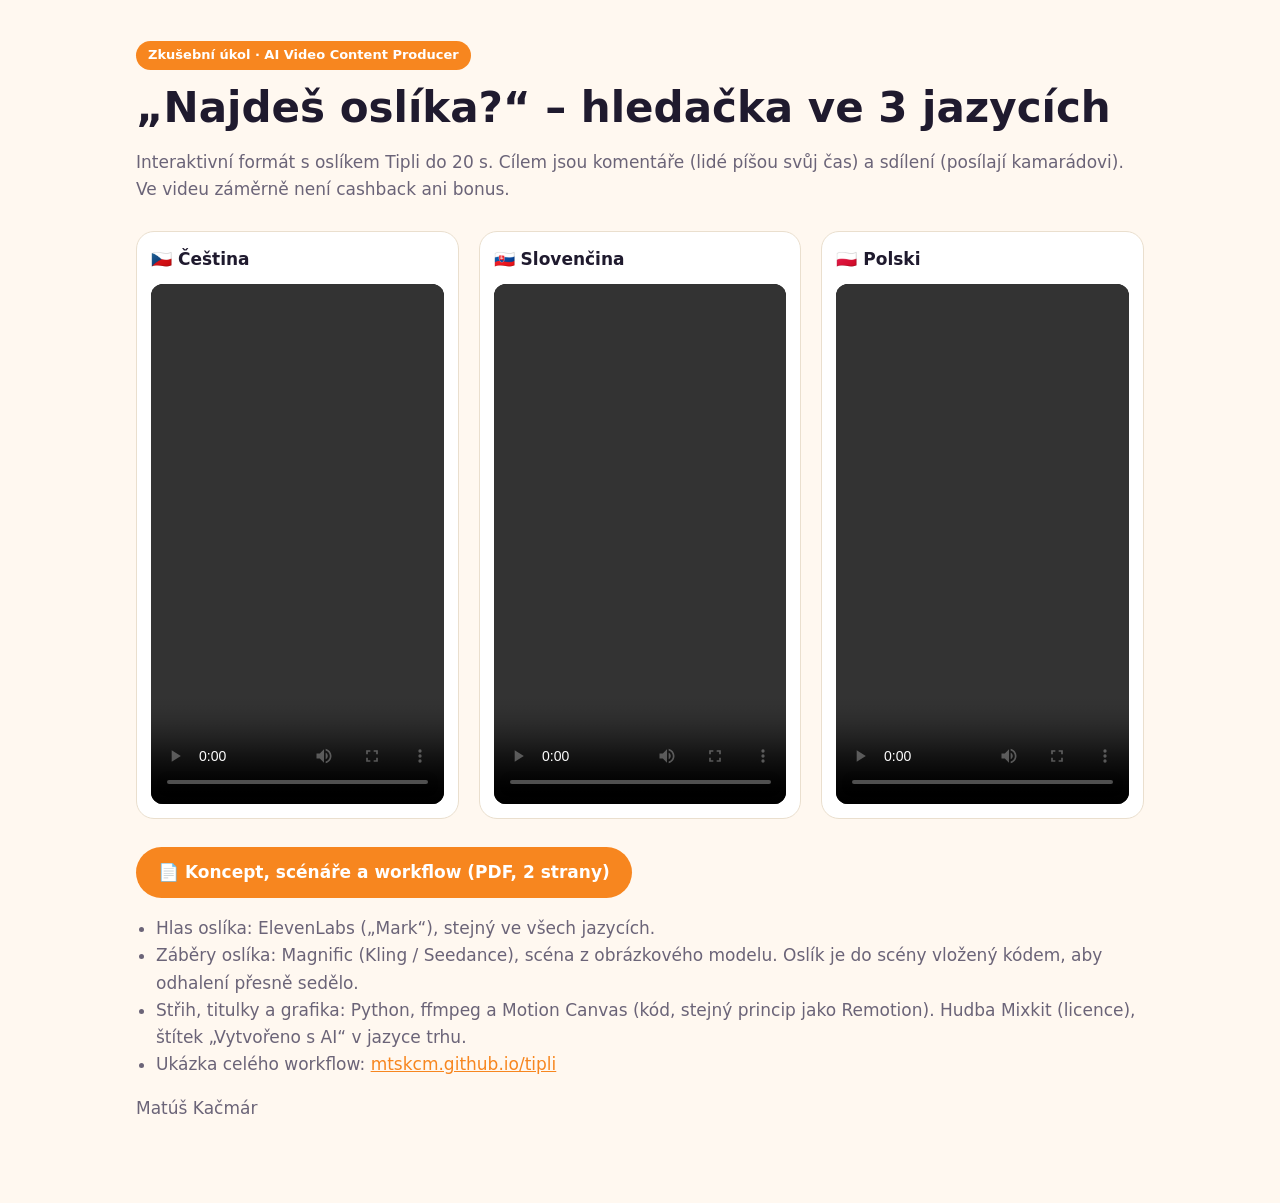
<file: tipli/ukol/index.html>
<!doctype html>
<html lang="cs">
<head>
  <meta charset="utf-8">
  <meta name="viewport" content="width=device-width, initial-scale=1">
  <title>Najdeš oslíka? – zkušební úkol Tipli</title>
  <meta name="robots" content="noindex">
  <style>
    :root { --bg: #fff8f0; --card: #ffffff; --text: #1f1a2e; --muted: #6b6478; --accent: #f7861f; --line: #eadfce; }
    @media (prefers-color-scheme: dark) {
      :root:not([data-theme="light"]) { --bg: #16131c; --card: #211d29; --text: #f3eef8; --muted: #aaa2b8; --line: #332d3d; }
    }
    :root[data-theme="dark"] { --bg: #16131c; --card: #211d29; --text: #f3eef8; --muted: #aaa2b8; --line: #332d3d; }
    * { box-sizing: border-box; }
    body { margin: 0; background: var(--bg); color: var(--text); font: 17px/1.6 -apple-system, system-ui, "Segoe UI", Roboto, sans-serif; }
    main { max-width: 1040px; margin: 0 auto; padding: 40px 16px 64px; }
    h1 { font-size: clamp(28px, 5vw, 42px); line-height: 1.15; margin: 0 0 8px; }
    .tag { display: inline-block; background: var(--accent); color: #fff; font-weight: 700; font-size: 13px; padding: 4px 12px; border-radius: 999px; margin-bottom: 14px; }
    .muted { color: var(--muted); }
    .videos { display: grid; grid-template-columns: repeat(auto-fit, minmax(240px, 1fr)); gap: 20px; margin: 28px 0; }
    .card { background: var(--card); border: 1px solid var(--line); border-radius: 18px; padding: 14px; }
    .card h3 { margin: 0 0 10px; font-size: 17px; }
    video { width: 100%; aspect-ratio: 9 / 16; border-radius: 12px; background: #000; display: block; }
    .btn { display: inline-block; background: var(--accent); color: #fff; font-weight: 700; text-decoration: none; padding: 12px 22px; border-radius: 999px; }
    a { color: var(--accent); }
    ul { padding-left: 20px; }
  </style>
</head>
<body>
<main>
  <span class="tag">Zkušební úkol · AI Video Content Producer</span>
  <h1>„Najdeš oslíka?“ – hledačka ve 3 jazycích</h1>
  <p class="muted">Interaktivní formát s oslíkem Tipli do 20 s. Cílem jsou komentáře (lidé píšou svůj čas) a sdílení (posílají kamarádovi). Ve videu záměrně není cashback ani bonus.</p>

  <div class="videos">
    <div class="card"><h3>🇨🇿 Čeština</h3><video src="najdes-oslika-cs.mp4" controls playsinline preload="metadata"></video></div>
    <div class="card"><h3>🇸🇰 Slovenčina</h3><video src="najdes-oslika-sk.mp4" controls playsinline preload="metadata"></video></div>
    <div class="card"><h3>🇵🇱 Polski</h3><video src="najdes-oslika-pl.mp4" controls playsinline preload="metadata"></video></div>
  </div>

  <p><a class="btn" href="Oslik_Tipli_koncept_Kacmar.pdf">📄 Koncept, scénáře a workflow (PDF, 2 strany)</a></p>

  <ul class="muted">
    <li>Hlas oslíka: ElevenLabs („Mark“), stejný ve všech jazycích.</li>
    <li>Záběry oslíka: Magnific (Kling / Seedance), scéna z obrázkového modelu. Oslík je do scény vložený kódem, aby odhalení přesně sedělo.</li>
    <li>Střih, titulky a grafika: Python, ffmpeg a Motion Canvas (kód, stejný princip jako Remotion). Hudba Mixkit (licence), štítek „Vytvořeno s AI“ v jazyce trhu.</li>
    <li>Ukázka celého workflow: <a href="../">mtskcm.github.io/tipli</a></li>
  </ul>
  <p class="muted">Matúš Kačmár</p>
</main>
</body>
</html>
</file>
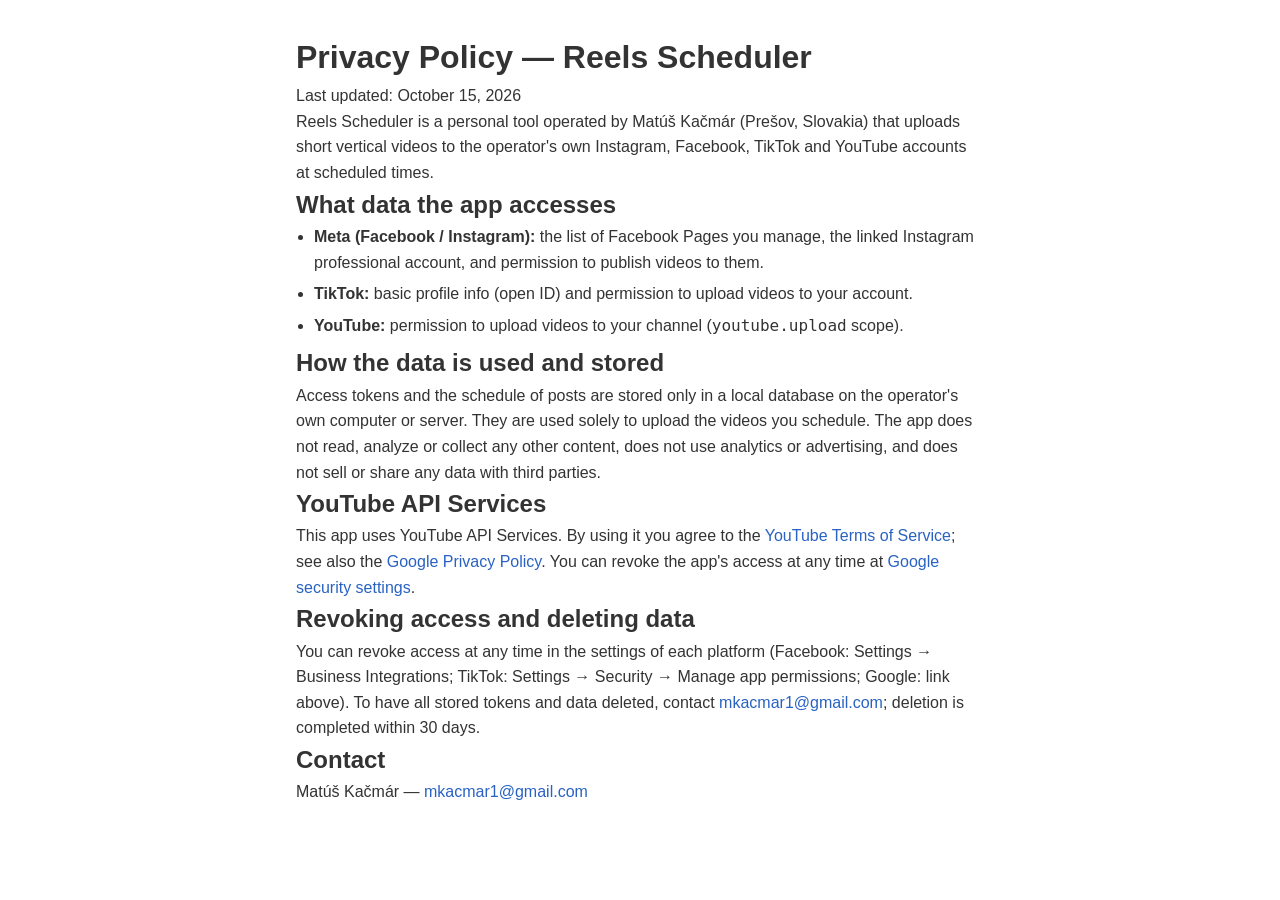
<file: privacy.html>
<!doctype html>
<html lang="en">
<head>
  <meta charset="utf-8">
  <meta name="viewport" content="width=device-width, initial-scale=1">
  <title>Privacy Policy — Reels Scheduler</title>
  <meta name="robots" content="noindex">
  <meta name="color-scheme" content="light dark">
  <link rel="stylesheet" href="style.css">
  <style>main{max-width:720px;margin:0 auto;padding:32px 16px;line-height:1.6}</style>
</head>
<body>
<main>
  <h1>Privacy Policy — Reels Scheduler</h1>
  <p>Last updated: October 15, 2026</p>

  <p>Reels Scheduler is a personal tool operated by Matúš Kačmár (Prešov, Slovakia) that uploads short vertical videos to the operator's own Instagram, Facebook, TikTok and YouTube accounts at scheduled times.</p>

  <h2>What data the app accesses</h2>
  <ul>
    <li><b>Meta (Facebook / Instagram):</b> the list of Facebook Pages you manage, the linked Instagram professional account, and permission to publish videos to them.</li>
    <li><b>TikTok:</b> basic profile info (open ID) and permission to upload videos to your account.</li>
    <li><b>YouTube:</b> permission to upload videos to your channel (<code>youtube.upload</code> scope).</li>
  </ul>

  <h2>How the data is used and stored</h2>
  <p>Access tokens and the schedule of posts are stored only in a local database on the operator's own computer or server. They are used solely to upload the videos you schedule. The app does not read, analyze or collect any other content, does not use analytics or advertising, and does not sell or share any data with third parties.</p>

  <h2>YouTube API Services</h2>
  <p>This app uses YouTube API Services. By using it you agree to the <a href="https://www.youtube.com/t/terms">YouTube Terms of Service</a>; see also the <a href="https://policies.google.com/privacy">Google Privacy Policy</a>. You can revoke the app's access at any time at <a href="https://myaccount.google.com/permissions">Google security settings</a>.</p>

  <h2>Revoking access and deleting data</h2>
  <p>You can revoke access at any time in the settings of each platform (Facebook: Settings → Business Integrations; TikTok: Settings → Security → Manage app permissions; Google: link above). To have all stored tokens and data deleted, contact <a href="mailto:mkacmar1@gmail.com">mkacmar1@gmail.com</a>; deletion is completed within 30 days.</p>

  <h2>Contact</h2>
  <p>Matúš Kačmár — <a href="mailto:mkacmar1@gmail.com">mkacmar1@gmail.com</a></p>
</main>
</body>
</html>
</file>
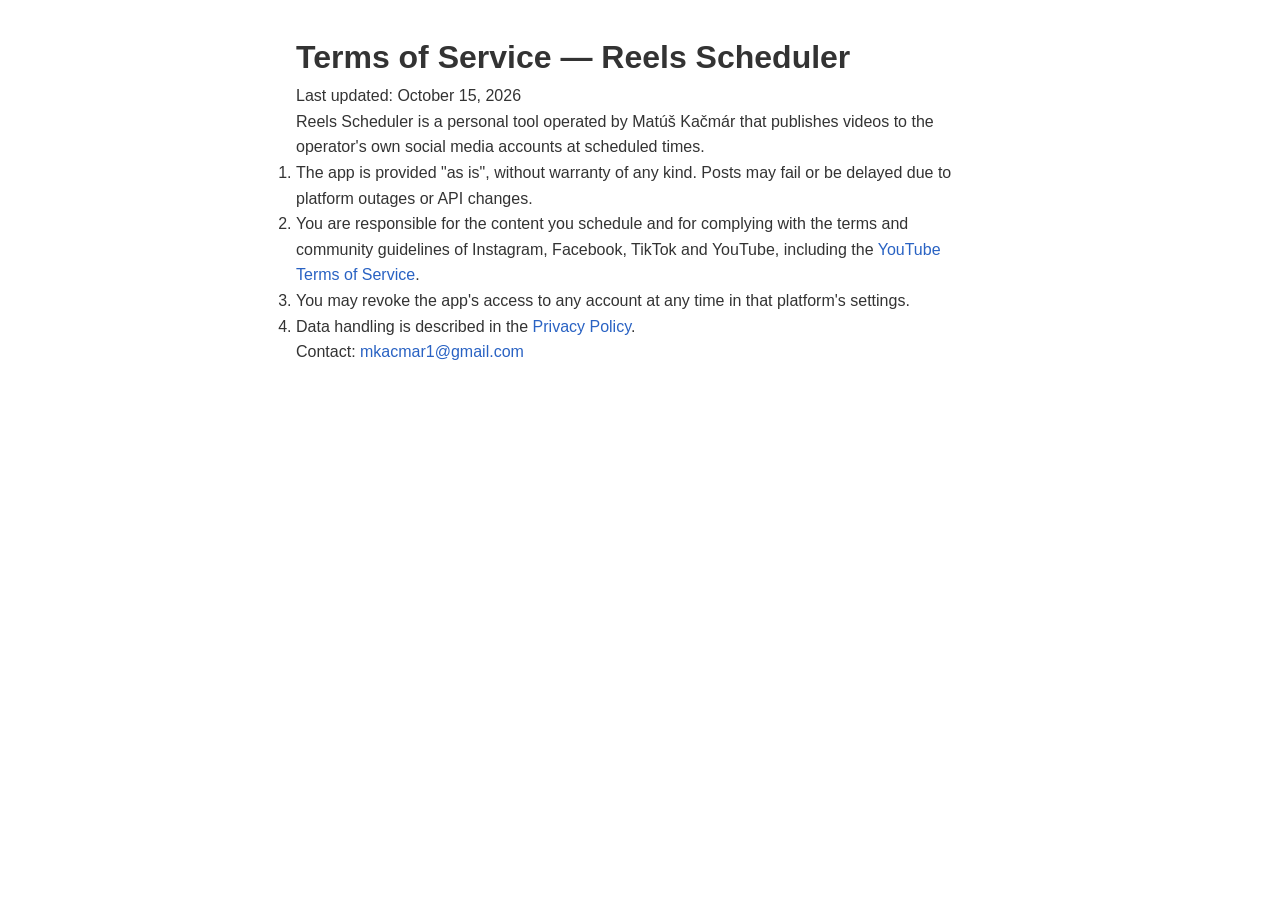
<file: terms.html>
<!doctype html>
<html lang="en">
<head>
  <meta charset="utf-8">
  <meta name="viewport" content="width=device-width, initial-scale=1">
  <title>Terms of Service — Reels Scheduler</title>
  <meta name="robots" content="noindex">
  <meta name="color-scheme" content="light dark">
  <link rel="stylesheet" href="style.css">
  <style>main{max-width:720px;margin:0 auto;padding:32px 16px;line-height:1.6}</style>
</head>
<body>
<main>
  <h1>Terms of Service — Reels Scheduler</h1>
  <p>Last updated: October 15, 2026</p>

  <p>Reels Scheduler is a personal tool operated by Matúš Kačmár that publishes videos to the operator's own social media accounts at scheduled times.</p>
  <ol>
    <li>The app is provided "as is", without warranty of any kind. Posts may fail or be delayed due to platform outages or API changes.</li>
    <li>You are responsible for the content you schedule and for complying with the terms and community guidelines of Instagram, Facebook, TikTok and YouTube, including the <a href="https://www.youtube.com/t/terms">YouTube Terms of Service</a>.</li>
    <li>You may revoke the app's access to any account at any time in that platform's settings.</li>
    <li>Data handling is described in the <a href="privacy.html">Privacy Policy</a>.</li>
  </ol>
  <p>Contact: <a href="mailto:mkacmar1@gmail.com">mkacmar1@gmail.com</a></p>
</main>
</body>
</html>
</file>
<file: style.css>
* {
  box-sizing: border-box;
  margin: 0;
  padding: 0;
}

:root {
  color-scheme: light dark;
  --bg: #fff;
  --text: #333;
  --muted: #666;
  --faint: #999;
  --link: #2962c3;
  --border: #ddd;
  --border-light: #e0e0e0;
  --band: #eee;
  --badge-bg: #e8e8e8;
  --tag-bg: #f0f0f0;
  --chip-text: #555;
  --cs-header-bg: #f9f9f9;
  --cs-header-hover: #f0f0f0;
  --icon: #555;
  --icon-hover: #000;
  --dot-border: #bbb;
}

@media (prefers-color-scheme: dark) {
  :root {
    --bg: #121212;
    --text: #ddd;
    --muted: #a5a5a5;
    --faint: #888;
    --link: #7aa7ff;
    --border: #333;
    --border-light: #333;
    --band: #1b1b1b;
    --badge-bg: #2a2a2a;
    --tag-bg: #262626;
    --chip-text: #b5b5b5;
    --cs-header-bg: #1b1b1b;
    --cs-header-hover: #242424;
    --icon: #a5a5a5;
    --icon-hover: #fff;
    --dot-border: #555;
  }
}

body {
  font-family: 'Helvetica Neue', Arial, sans-serif;
  font-size: 16px;
  color: var(--text);
  background: var(--bg);
  line-height: 1.6;
}

a {
  color: var(--link);
  text-decoration: none;
}
a:hover {
  text-decoration: underline;
}

.container {
  max-width: 860px;
  margin: 0 auto;
  padding: 20px 30px;
}

.band {
  background-color: var(--band);
  padding-top: 1px;
  margin-top: 10px;
}

hr {
  border: none;
  border-top: 1px solid var(--border);
  margin: 0;
}

/* ---- Header ---- */

#dhead {
  padding: 40px 30px;
}

#dhead .row {
  display: flex;
  align-items: center;
  gap: 30px;
}

#dpic .ppic {
  width: 120px;
  height: 120px;
  border-radius: 50%;
  object-fit: cover;
  object-position: center 20%;
  border: 3px solid var(--band);
  background: var(--badge-bg);
}

#ddesc h1 {
  font-size: 2em;
  font-weight: 700;
  margin-bottom: 4px;
}

#ddesc h2 {
  font-size: 1em;
  font-weight: 600;
  color: var(--muted);
}

#dtagline {
  font-size: 0.95em;
  color: var(--muted);
  font-style: italic;
  margin-top: 4px;
}

#davail {
  font-size: 0.82em;
  color: var(--faint);
  margin-top: 6px;
}

#dico {
  display: flex;
  gap: 10px;
  margin-top: 14px;
  align-items: center;
}

.iico {
  width: 26px;
  height: 26px;
  fill: var(--icon);
  transition: fill 0.2s;
  display: block;
}

a:hover .iico,
#iemail:hover .iico {
  fill: var(--icon-hover);
}

#iemail {
  background: none;
  border: none;
  padding: 0;
  cursor: pointer;
  display: block;
}

#demail {
  font-size: 0.9em;
  color: var(--chip-text);
  margin-top: 8px;
  opacity: 0;
  transition: opacity 0.3s;
}

/* ---- Timeline ---- */

#history {
  padding-top: 30px;
}

.entry {
  display: flex;
  gap: 15px;
  margin-bottom: 28px;
}

.timespan {
  min-width: 100px;
  font-size: 0.82em;
  color: var(--faint);
  text-align: right;
  padding-top: 2px;
  flex-shrink: 0;
}

.ico {
  display: flex;
  flex-direction: column;
  align-items: center;
  gap: 6px;
  min-width: 50px;
  flex-shrink: 0;
}

.ico-badge {
  width: 38px;
  height: 38px;
  border-radius: 8px;
  background: var(--badge-bg);
  display: flex;
  align-items: center;
  justify-content: center;
  font-size: 0.65em;
  font-weight: 700;
  color: var(--chip-text);
  letter-spacing: -0.02em;
}

.entry-dot {
  width: 10px;
  height: 10px;
  border-radius: 50%;
  background: var(--bg);
  border: 2px solid var(--dot-border);
  flex-shrink: 0;
}

.desc {
  flex: 1;
  padding-top: 0;
}

.tags {
  display: flex;
  flex-wrap: wrap;
  gap: 5px;
  margin-top: 8px;
}

.tag {
  font-size: 0.78em;
  background: var(--tag-bg);
  border-radius: 3px;
  padding: 2px 7px;
  color: var(--chip-text);
}

/* ---- Section titles ---- */

.ctitle {
  font-size: 1.3em;
  font-weight: 700;
  margin: 20px 0 16px;
  letter-spacing: -0.01em;
}

/* ---- Bio ---- */

#bio {
  padding-top: 10px;
  padding-bottom: 10px;
}

/* ---- Project cards ---- */

.cards-row {
  display: flex;
  flex-wrap: wrap;
  gap: 16px;
}

.card {
  flex: 0 1 calc(25% - 12px);
  min-width: 160px;
}

.ccimg img {
  width: 100%;
  border-radius: 6px;
  display: block;
}

.proj-gradient {
  width: 100%;
  padding-bottom: 62%;
  border-radius: 6px;
}

.p1 { background: linear-gradient(135deg, #667eea, #764ba2); }
.p2 { background: linear-gradient(135deg, #11998e, #38ef7d); }
.p3 { background: linear-gradient(135deg, #f093fb, #f5576c); }
.p4 { background: linear-gradient(135deg, #4facfe, #00f2fe); }
.p5 { background: linear-gradient(135deg, #0f0f0f, #c4ff00); }

.cdesc {
  font-size: 0.84em;
  margin-top: 7px;
  line-height: 1.4;
  color: var(--text);
}

/* ---- Case studies ---- */

.case-study {
  margin-bottom: 12px;
  border: 1px solid var(--border-light);
  border-radius: 6px;
  overflow: hidden;
}

.cs-header {
  display: flex;
  justify-content: space-between;
  align-items: center;
  padding: 12px 16px;
  cursor: pointer;
  background: var(--cs-header-bg);
  user-select: none;
  list-style: none;
}

.cs-header::-webkit-details-marker {
  display: none;
}

.cs-header:hover {
  background: var(--cs-header-hover);
}

.cs-title {
  font-weight: 600;
  font-size: 0.95em;
}

.cs-toggle {
  color: var(--faint);
  font-size: 0.75em;
  flex-shrink: 0;
  margin-left: 10px;
  transition: transform 0.2s;
}

details[open] .cs-toggle {
  transform: rotate(180deg);
}

.cs-body {
  padding: 16px 18px;
  font-size: 0.9em;
  line-height: 1.6;
}

.cs-body p {
  margin-bottom: 10px;
}

.cs-body p:last-child {
  margin-bottom: 0;
}

/* ---- Certifications ---- */

.pub {
  margin-bottom: 14px;
}

.pub-title {
  font-weight: 600;
}

.pub-venue {
  font-size: 0.85em;
  color: var(--faint);
}

/* ---- Lists ---- */

ul {
  list-style: disc;
  padding-left: 18px;
}

ul li {
  margin-bottom: 6px;
}

/* ---- Responsive ---- */

@media (max-width: 620px) {
  #dhead .row {
    flex-direction: column;
    align-items: flex-start;
    gap: 18px;
  }

  .entry {
    flex-wrap: wrap;
    row-gap: 4px;
  }

  .timespan {
    flex-basis: 100%;
    min-width: 0;
    text-align: left;
    padding-top: 0;
  }

  .card {
    flex: 0 1 calc(50% - 8px);
    min-width: 130px;
  }

  .container {
    padding: 16px 18px;
  }
}
</file>
